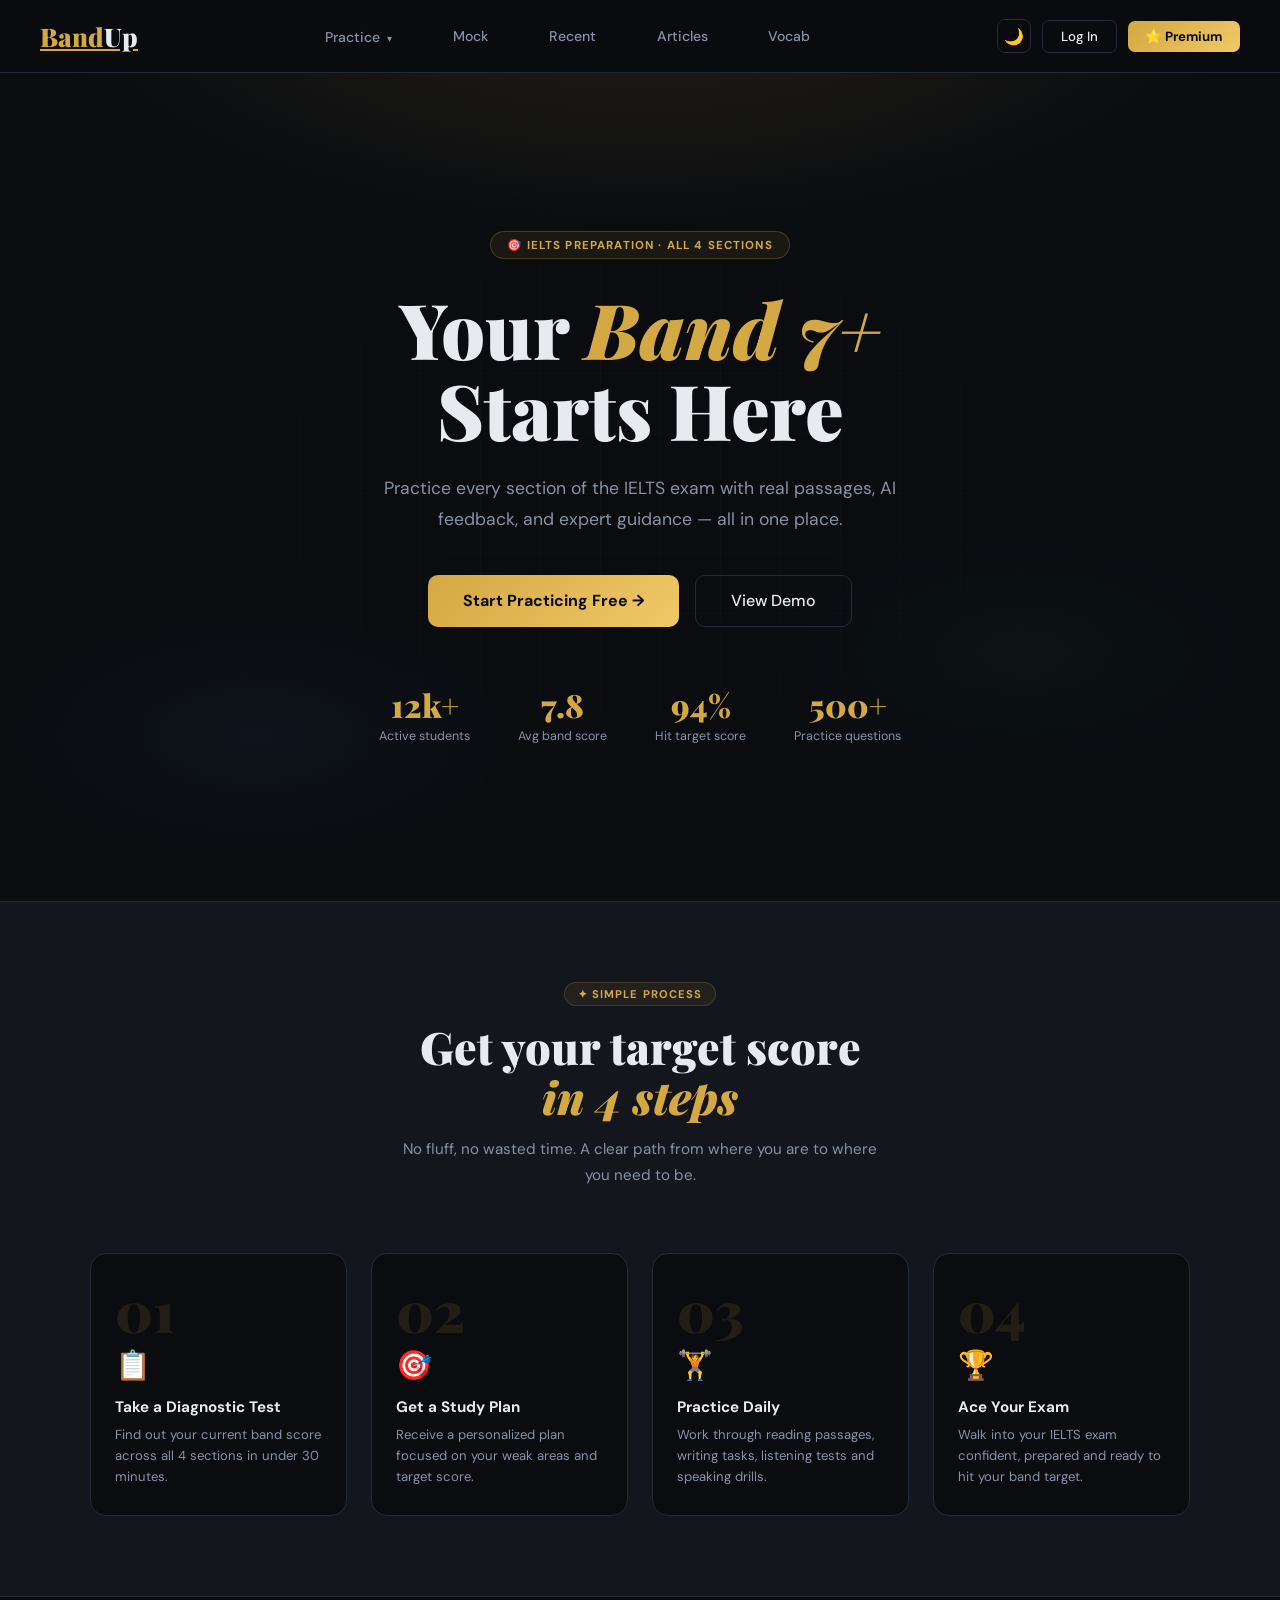
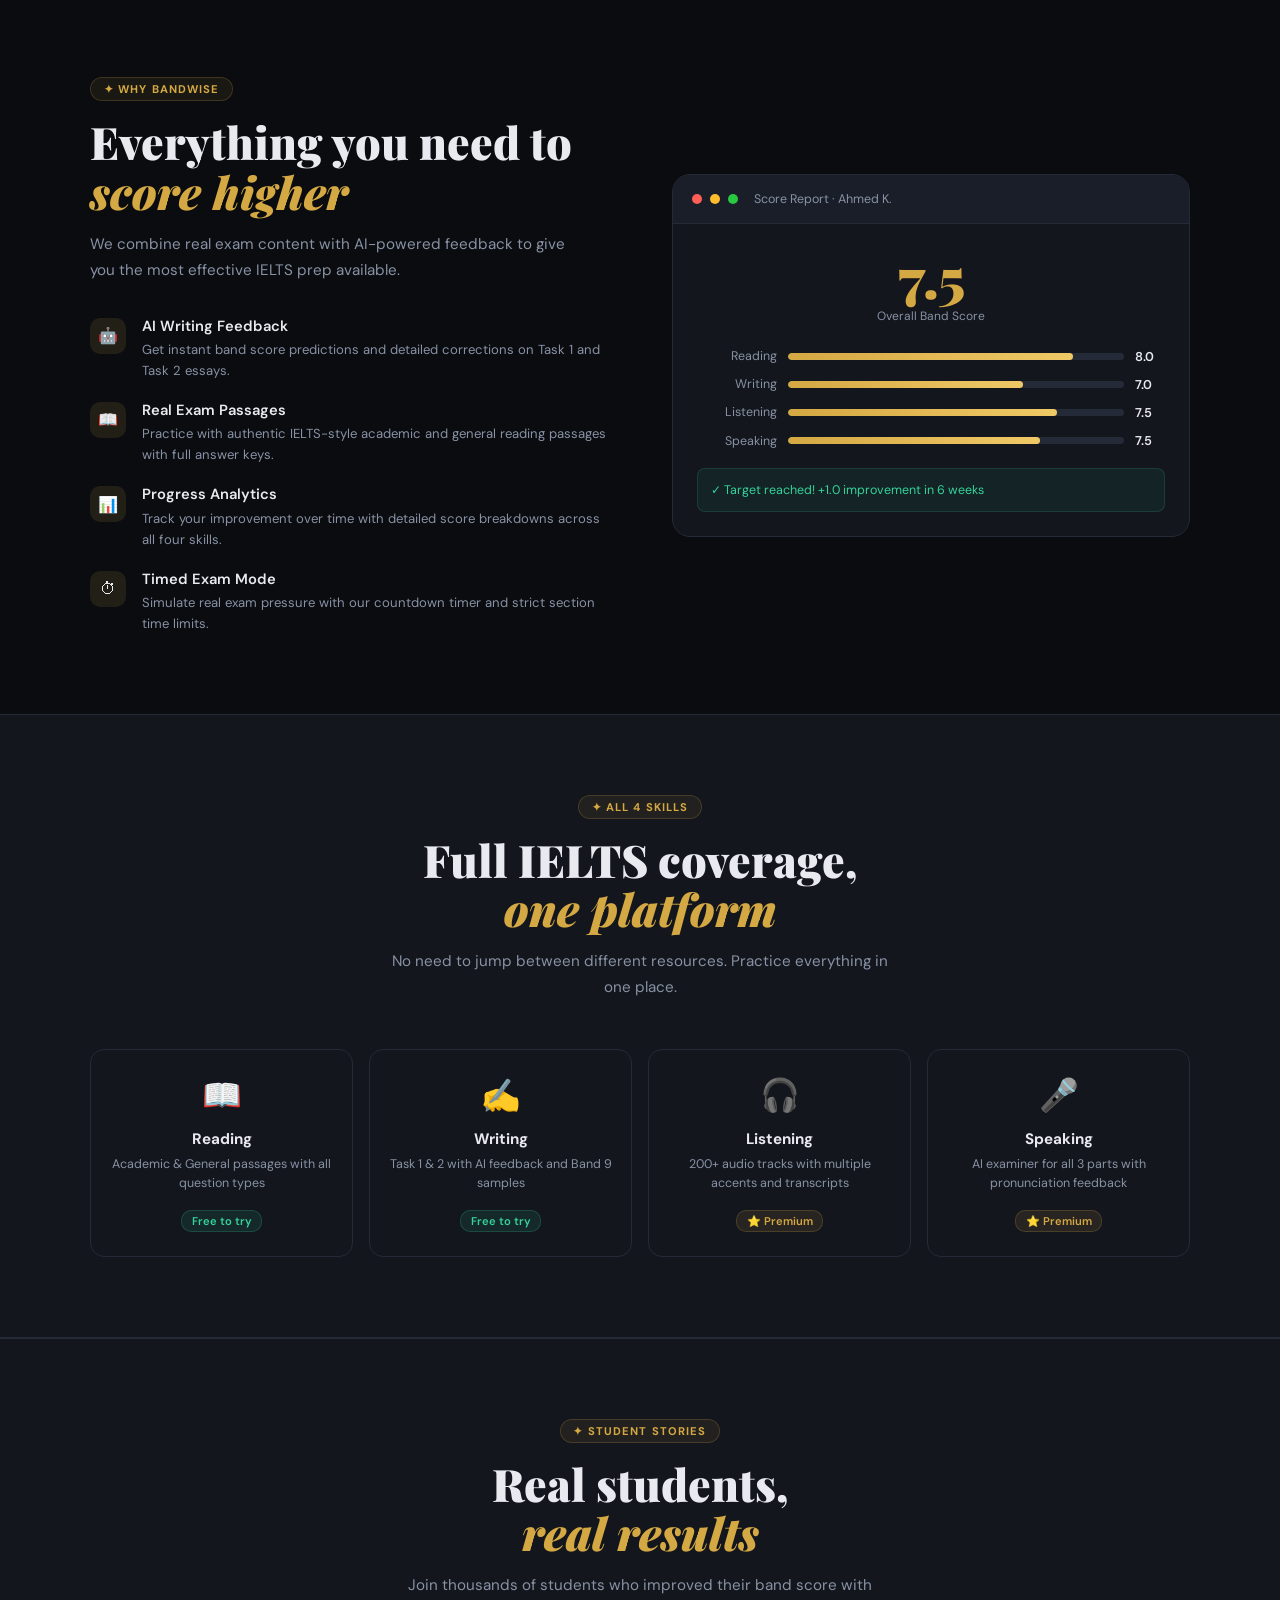
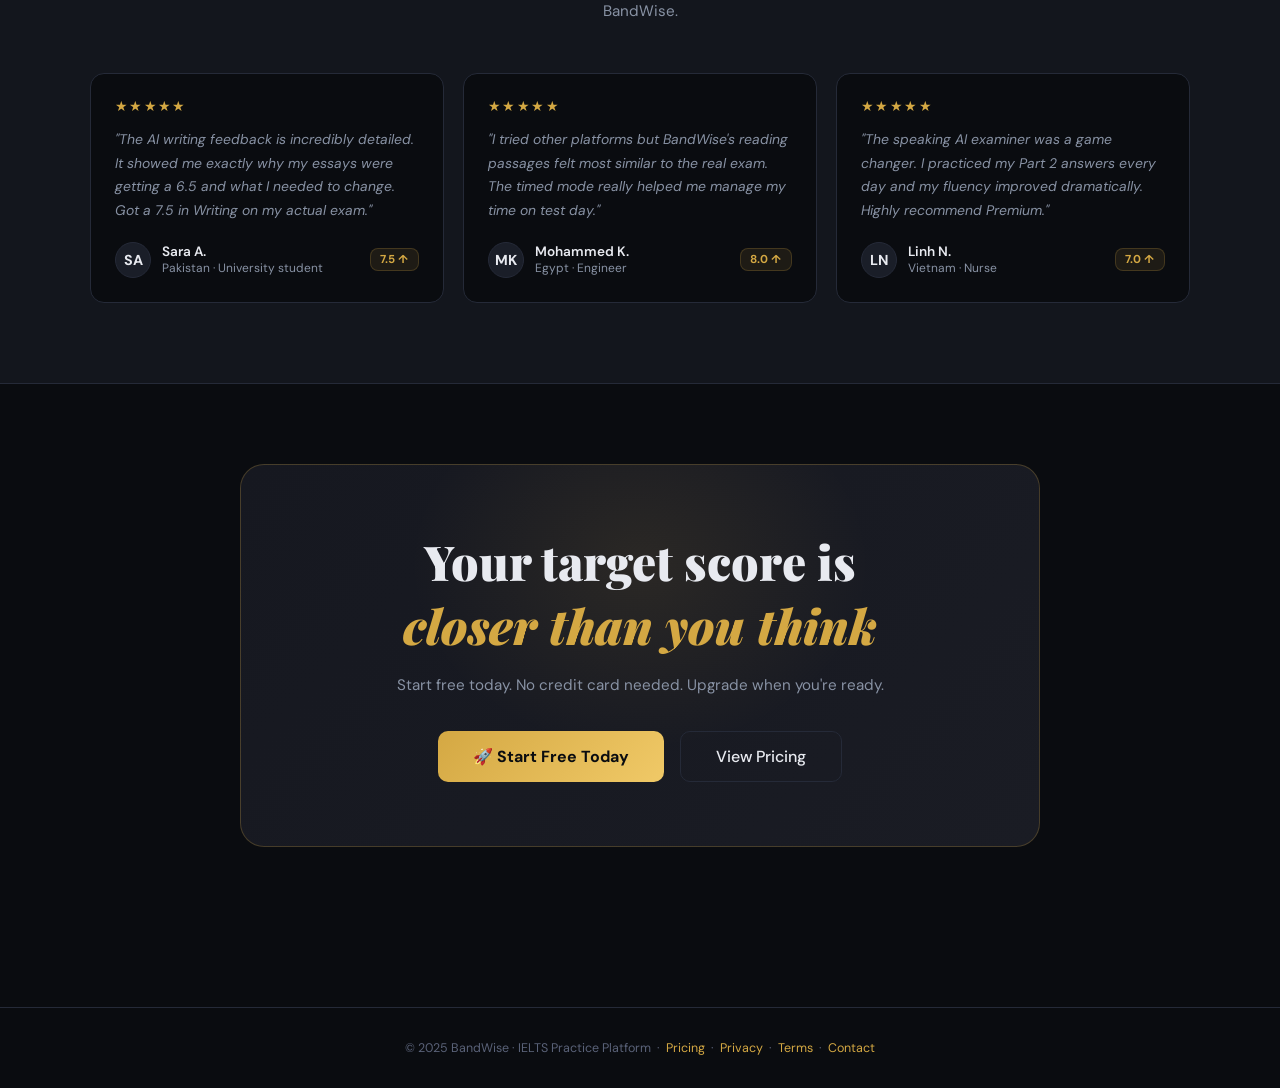
<file: index.html>
<!DOCTYPE html>
<html lang="en">
<head>
<meta charset="UTF-8">
<meta name="viewport" content="width=device-width, initial-scale=1.0">
<title>BandWise — Ace Your IELTS</title>
<link href="https://fonts.googleapis.com/css2?family=Playfair+Display:ital,wght@0,400;0,700;0,900;1,400;1,700&family=DM+Sans:wght@300;400;500;600;700&display=swap" rel="stylesheet">
<style>
  :root {
    --bg: #0a0c10;
    --surface: #13161d;
    --surface2: #1a1e28;
    --border: #252a38;
    --gold: #d4a843;
    --gold-light: #f0c967;
    --text: #e8eaf0;
    --muted: #5a6278;
    --muted2: #8892a4;
    --green: #34d399;
    --blue: #60a5fa;
  }
  * { margin:0; padding:0; box-sizing:border-box; }
  html { scroll-behavior: smooth; }
  body { background:var(--bg); color:var(--text); font-family:'DM Sans',sans-serif; overflow-x:hidden; }

  /* NAV */
  nav {
    display:flex; align-items:center; justify-content:space-between;
    padding:1.2rem 2.5rem;
    border-bottom:1px solid var(--border);
    position:sticky; top:0;
    background:rgba(10,12,16,0.93);
    backdrop-filter:blur(16px);
    z-index:100;
  }
  .logo { font-family:'Playfair Display',serif; font-size:1.6rem; font-weight:900; color:var(--gold); }
  .logo span { color:var(--text); }
  .nav-links { display:flex; gap:2rem; align-items:center; }
  .nav-links a { color:var(--muted2); text-decoration:none; font-size:0.88rem; font-weight:500; transition:color 0.2s; }
  .nav-links a:hover { color:var(--text); }
  .nav-cta { display:flex; gap:0.7rem; }
  .btn-ghost { background:transparent; border:1px solid var(--border); color:var(--text); padding:0.5rem 1.2rem; border-radius:7px; font-family:'DM Sans',sans-serif; font-size:0.85rem; font-weight:500; cursor:pointer; transition:all 0.2s; }
  .btn-ghost:hover { border-color:var(--gold); color:var(--gold); }
  .btn-gold { background:linear-gradient(135deg,var(--gold),var(--gold-light)); color:#0a0c10; border:none; padding:0.55rem 1.3rem; border-radius:7px; font-family:'DM Sans',sans-serif; font-size:0.85rem; font-weight:700; cursor:pointer; transition:all 0.2s; }
  .btn-gold:hover { opacity:0.9; transform:translateY(-1px); }

  /* HERO */
  .hero {
    min-height: 92vh;
    display:flex; flex-direction:column; align-items:center; justify-content:center;
    text-align:center; padding:4rem 2rem;
    position:relative; overflow:hidden;
  }
  .hero-bg {
    position:absolute; inset:0; pointer-events:none;
    background:
      radial-gradient(ellipse 80% 50% at 50% -10%, rgba(212,168,67,0.12) 0%, transparent 60%),
      radial-gradient(ellipse 40% 30% at 20% 80%, rgba(96,165,250,0.05) 0%, transparent 50%),
      radial-gradient(ellipse 40% 30% at 80% 70%, rgba(52,211,153,0.04) 0%, transparent 50%);
  }
  .hero-grid {
    position:absolute; inset:0; pointer-events:none;
    background-image: linear-gradient(rgba(255,255,255,0.02) 1px, transparent 1px),
                      linear-gradient(90deg, rgba(255,255,255,0.02) 1px, transparent 1px);
    background-size: 60px 60px;
    mask-image: radial-gradient(ellipse 80% 80% at 50% 50%, black 0%, transparent 70%);
  }

  .hero-eyebrow {
    display:inline-flex; align-items:center; gap:0.5rem;
    background:rgba(212,168,67,0.08); color:var(--gold);
    border:1px solid rgba(212,168,67,0.25);
    padding:0.35rem 1rem; border-radius:20px;
    font-size:0.72rem; font-weight:700; letter-spacing:0.1em; text-transform:uppercase;
    margin-bottom:1.8rem;
    animation: fadeUp 0.7s ease both;
  }
  @keyframes fadeUp { from{opacity:0;transform:translateY(20px)} to{opacity:1;transform:translateY(0)} }

  .hero h1 {
    font-family:'Playfair Display',serif;
    font-size:clamp(3rem,6vw,5.5rem);
    font-weight:900; line-height:1.05;
    margin-bottom:1.5rem;
    animation:fadeUp 0.7s 0.1s ease both;
    position:relative;
  }
  .hero h1 em { color:var(--gold); font-style:italic; }

  .hero-sub {
    color:var(--muted2); font-size:1.1rem; max-width:540px;
    line-height:1.75; margin-bottom:2.5rem;
    animation:fadeUp 0.7s 0.2s ease both; position:relative;
  }

  .hero-actions {
    display:flex; gap:1rem; flex-wrap:wrap; justify-content:center;
    margin-bottom:3.5rem;
    animation:fadeUp 0.7s 0.3s ease both; position:relative;
  }
  .btn-hero-primary {
    background:linear-gradient(135deg,var(--gold),var(--gold-light));
    color:#0a0c10; border:none; padding:0.9rem 2.2rem;
    border-radius:10px; font-family:'DM Sans',sans-serif;
    font-size:1rem; font-weight:700; cursor:pointer; transition:all 0.2s;
  }
  .btn-hero-primary:hover { transform:translateY(-2px); box-shadow:0 12px 32px rgba(212,168,67,0.3); }
  .btn-hero-secondary {
    background:transparent; border:1px solid var(--border);
    color:var(--text); padding:0.9rem 2.2rem;
    border-radius:10px; font-family:'DM Sans',sans-serif;
    font-size:1rem; font-weight:500; cursor:pointer; transition:all 0.2s;
  }
  .btn-hero-secondary:hover { border-color:var(--muted2); }

  /* STATS ROW */
  .hero-stats {
    display:flex; gap:3rem; flex-wrap:wrap; justify-content:center;
    animation:fadeUp 0.7s 0.4s ease both; position:relative;
  }
  .stat { text-align:center; }
  .stat-val { font-family:'Playfair Display',serif; font-size:2rem; font-weight:900; color:var(--gold); }
  .stat-lbl { font-size:0.78rem; color:var(--muted2); margin-top:2px; }

  /* SECTION COMMON */
  section { padding:5rem 2rem; position:relative; }
  .section-tag {
    display:inline-block; background:rgba(212,168,67,0.08); color:var(--gold);
    border:1px solid rgba(212,168,67,0.2); padding:0.25rem 0.8rem;
    border-radius:20px; font-size:0.7rem; font-weight:700;
    letter-spacing:0.1em; text-transform:uppercase; margin-bottom:1rem;
  }
  .section-heading {
    font-family:'Playfair Display',serif; font-size:clamp(2rem,3.5vw,3rem);
    font-weight:900; line-height:1.1; margin-bottom:1rem;
  }
  .section-heading em { color:var(--gold); font-style:italic; }
  .section-desc { color:var(--muted2); font-size:0.95rem; line-height:1.7; max-width:500px; }

  /* HOW IT WORKS */
  .how-section { background:var(--surface); border-top:1px solid var(--border); border-bottom:1px solid var(--border); }
  .how-inner { max-width:1100px; margin:0 auto; }
  .how-header { text-align:center; margin-bottom:4rem; }
  .how-header .section-desc { margin:0 auto; }
  .steps-grid { display:grid; grid-template-columns:repeat(4,1fr); gap:1.5rem; }
  @media(max-width:768px){ .steps-grid{grid-template-columns:1fr 1fr;} }
  @media(max-width:480px){ .steps-grid{grid-template-columns:1fr;} }

  .step-card {
    background:var(--bg); border:1px solid var(--border);
    border-radius:16px; padding:1.8rem 1.5rem;
    position:relative; transition:border-color 0.2s, transform 0.2s;
  }
  .step-card:hover { border-color:rgba(212,168,67,0.3); transform:translateY(-3px); }
  .step-num {
    font-family:'Playfair Display',serif; font-size:3.5rem; font-weight:900;
    color:rgba(212,168,67,0.12); line-height:1; margin-bottom:0.5rem;
  }
  .step-icon { font-size:1.8rem; margin-bottom:0.8rem; }
  .step-title { font-weight:700; font-size:0.95rem; margin-bottom:0.4rem; }
  .step-desc { font-size:0.82rem; color:var(--muted2); line-height:1.6; }

  /* FEATURES */
  .features-section { max-width:1100px; margin:0 auto; }
  .features-layout { display:grid; grid-template-columns:1fr 1fr; gap:4rem; align-items:center; }
  @media(max-width:768px){ .features-layout{grid-template-columns:1fr;} }

  .feature-list { display:flex; flex-direction:column; gap:1.2rem; margin-top:2rem; }
  .feature-item { display:flex; gap:1rem; align-items:flex-start; }
  .feature-dot {
    width:36px; height:36px; border-radius:10px;
    background:var(--gold-dim,rgba(212,168,67,0.12));
    display:flex; align-items:center; justify-content:center;
    font-size:1rem; flex-shrink:0; margin-top:2px;
  }
  .feature-item h4 { font-weight:600; font-size:0.92rem; margin-bottom:0.2rem; }
  .feature-item p { font-size:0.82rem; color:var(--muted2); line-height:1.6; }

  /* MOCK PREVIEW CARD */
  .preview-card {
    background:var(--surface); border:1px solid var(--border);
    border-radius:18px; overflow:hidden;
  }
  .preview-header {
    background:var(--surface2); padding:1rem 1.2rem;
    border-bottom:1px solid var(--border);
    display:flex; align-items:center; gap:0.5rem;
  }
  .dot { width:10px; height:10px; border-radius:50%; }
  .dot-r { background:#ff5f57; }
  .dot-y { background:#ffbd2e; }
  .dot-g { background:#28c840; }
  .preview-body { padding:1.5rem; }
  .preview-score { text-align:center; margin-bottom:1.5rem; }
  .preview-score .big { font-family:'Playfair Display',serif; font-size:3.5rem; font-weight:900; color:var(--gold); line-height:1; }
  .preview-score .lbl { font-size:0.75rem; color:var(--muted2); margin-top:0.2rem; }
  .score-bars { display:flex; flex-direction:column; gap:0.7rem; }
  .bar-row { display:flex; align-items:center; gap:0.7rem; font-size:0.78rem; }
  .bar-label { width:80px; color:var(--muted2); text-align:right; flex-shrink:0; }
  .bar-track { flex:1; height:7px; background:var(--border); border-radius:4px; overflow:hidden; }
  .bar-fill { height:100%; border-radius:4px; background:linear-gradient(90deg,var(--gold),var(--gold-light)); transition:width 1.5s ease; }
  .bar-val { width:30px; color:var(--text); font-weight:600; font-size:0.8rem; }

  /* TESTIMONIALS */
  .testimonials-section { background:var(--surface); border-top:1px solid var(--border); border-bottom:1px solid var(--border); }
  .testimonials-inner { max-width:1100px; margin:0 auto; }
  .testimonials-header { text-align:center; margin-bottom:3rem; }
  .testimonials-header .section-desc { margin:0 auto; }
  .testimonials-grid { display:grid; grid-template-columns:repeat(3,1fr); gap:1.2rem; }
  @media(max-width:768px){ .testimonials-grid{grid-template-columns:1fr;} }

  .testimonial-card {
    background:var(--bg); border:1px solid var(--border);
    border-radius:14px; padding:1.5rem;
    transition:border-color 0.2s;
  }
  .testimonial-card:hover { border-color:rgba(212,168,67,0.25); }
  .stars { color:var(--gold); font-size:0.85rem; margin-bottom:0.8rem; letter-spacing:0.1em; }
  .testimonial-text { font-size:0.87rem; color:var(--muted2); line-height:1.7; margin-bottom:1.2rem; font-style:italic; }
  .testimonial-author { display:flex; align-items:center; gap:0.7rem; }
  .author-avatar {
    width:36px; height:36px; border-radius:50%;
    display:flex; align-items:center; justify-content:center;
    font-size:0.9rem; font-weight:700; flex-shrink:0;
    background:var(--surface2); border:1px solid var(--border);
  }
  .author-name { font-size:0.85rem; font-weight:600; }
  .author-meta { font-size:0.75rem; color:var(--muted2); }
  .band-chip {
    margin-left:auto; background:rgba(212,168,67,0.1);
    color:var(--gold); border:1px solid rgba(212,168,67,0.2);
    padding:0.2rem 0.6rem; border-radius:8px;
    font-size:0.72rem; font-weight:700;
  }

  /* SECTIONS CTA */
  .sections-preview { max-width:1100px; margin:0 auto; }
  .sections-header { text-align:center; margin-bottom:3rem; }
  .sections-header .section-desc { margin:0 auto; }
  .sections-cards { display:grid; grid-template-columns:repeat(4,1fr); gap:1rem; }
  @media(max-width:768px){ .sections-cards{grid-template-columns:1fr 1fr;} }
  @media(max-width:480px){ .sections-cards{grid-template-columns:1fr;} }

  .section-card {
    background:var(--surface); border:1px solid var(--border);
    border-radius:14px; padding:1.5rem 1.2rem;
    text-align:center; cursor:pointer;
    transition:all 0.2s;
  }
  .section-card:hover { border-color:rgba(212,168,67,0.3); transform:translateY(-3px); background:var(--surface2); }
  .section-card .icon { font-size:2rem; margin-bottom:0.8rem; }
  .section-card h3 { font-weight:700; font-size:0.95rem; margin-bottom:0.4rem; }
  .section-card p { font-size:0.78rem; color:var(--muted2); line-height:1.5; margin-bottom:1rem; }
  .section-card .free-tag {
    display:inline-block; background:rgba(52,211,153,0.1); color:var(--green);
    border:1px solid rgba(52,211,153,0.2); padding:0.2rem 0.6rem;
    border-radius:10px; font-size:0.7rem; font-weight:600;
  }
  .section-card .lock-tag {
    display:inline-block; background:var(--gold-dim,rgba(212,168,67,0.1)); color:var(--gold);
    border:1px solid rgba(212,168,67,0.2); padding:0.2rem 0.6rem;
    border-radius:10px; font-size:0.7rem; font-weight:600;
  }

  /* FINAL CTA */
  .final-cta {
    max-width:800px; margin:0 auto;
    background:linear-gradient(135deg,#161820,#1a1c24);
    border:1px solid rgba(212,168,67,0.25); border-radius:24px;
    padding:4rem 2.5rem; text-align:center; position:relative; overflow:hidden;
  }
  .final-cta::before {
    content:''; position:absolute; top:-100px; left:50%; transform:translateX(-50%);
    width:500px; height:400px;
    background:radial-gradient(ellipse, rgba(212,168,67,0.1) 0%, transparent 65%);
    pointer-events:none;
  }
  .final-cta h2 { font-family:'Playfair Display',serif; font-size:clamp(2rem,4vw,3rem); font-weight:900; margin-bottom:1rem; position:relative; }
  .final-cta h2 em { color:var(--gold); font-style:italic; }
  .final-cta p { color:var(--muted2); font-size:0.95rem; margin-bottom:2rem; line-height:1.7; position:relative; }
  .final-cta-btns { display:flex; gap:1rem; justify-content:center; flex-wrap:wrap; position:relative; }

  footer { text-align:center; padding:2rem; color:var(--muted); font-size:0.78rem; border-top:1px solid var(--border); margin-top:5rem; }
  footer a { color:var(--gold); text-decoration:none; }

  /* LIGHT MODE */
  html.light { --bg:#f7f6f2; --surface:#ffffff; --surface2:#eeede8; --border:#dedad2; --text:#1c1c1a; --muted:#a0998e; --muted2:#6e6b63; }
  html.light nav { background:rgba(247,246,242,0.95); }
  html.light .how-section { background:var(--surface); }
  html.light .testimonials-section { background:var(--surface); }

  /* THEME TOGGLE */
  .btn-theme { background:transparent; border:1px solid var(--border); color:var(--text); width:34px; height:34px; border-radius:8px; cursor:pointer; font-size:1rem; display:flex; align-items:center; justify-content:center; transition:all 0.2s; }
  .btn-theme:hover { border-color:var(--gold); }

  /* DROPDOWN NAV */
  .nav-link { color:var(--muted2); text-decoration:none; font-size:0.85rem; font-weight:500; padding:0.45rem 0.9rem; border-radius:7px; transition:all 0.2s; }
  .nav-link:hover { color:var(--text); background:var(--surface); }
  .nav-link.active { color:var(--gold); background:rgba(212,168,67,0.08); }
  .dropdown { position:relative; }
  .dropdown-menu { position:absolute; top:calc(100% + 8px); left:0; background:var(--surface); border:1px solid var(--border); border-radius:12px; padding:0.5rem; min-width:180px; opacity:0; pointer-events:none; transform:translateY(-8px); transition:all 0.2s; z-index:200; box-shadow:0 16px 40px rgba(0,0,0,0.4); }
  .dropdown:hover .dropdown-menu { opacity:1; pointer-events:all; transform:translateY(0); }
  .dropdown-item { display:flex; align-items:center; gap:0.7rem; padding:0.6rem 0.8rem; border-radius:8px; color:var(--muted2); text-decoration:none; font-size:0.83rem; font-weight:500; transition:all 0.15s; }
  .dropdown-item:hover { background:var(--surface2); color:var(--text); }
  .btn-login { background:transparent; border:1px solid var(--border); color:var(--text); padding:0.45rem 1.1rem; border-radius:7px; font-family:'DM Sans',sans-serif; font-size:0.83rem; font-weight:500; cursor:pointer; transition:all 0.2s; text-decoration:none; }
  .btn-login:hover { border-color:var(--muted2); }
  .btn-premium-nav { background:linear-gradient(135deg,var(--gold),var(--gold-light)); color:#0a0c10; border:none; padding:0.45rem 1.1rem; border-radius:7px; font-family:'DM Sans',sans-serif; font-size:0.83rem; font-weight:700; cursor:pointer; transition:all 0.2s; }
  .btn-premium-nav:hover { opacity:0.9; }
  .nav-right { display:flex; gap:0.7rem; align-items:center; }

</style>
</head>
<body>

<nav>
  <a class="logo" href="index.html">Band<span>Up</span></a>
  <div class="nav-links">
    <div class="dropdown">
      <a class="nav-link" href="#">Practice <span style="font-size:0.6rem;margin-left:0.2rem">&#9662;</span></a>
      <div class="dropdown-menu">
        <a class="dropdown-item" href="reading.html">&#128218; Reading</a>
        <a class="dropdown-item" href="ielts-platform.html">&#9997;&#65039; Writing</a>
        <a class="dropdown-item" href="pricing-page.html">&#127911; Listening</a>
        <a class="dropdown-item" href="pricing-page.html">&#127908; Speaking</a>
      </div>
    </div>
    <a class="nav-link" href="#">Mock</a>
    <a class="nav-link" href="recent.html">Recent</a>
    <a class="nav-link" href="#">Articles</a>
    <a class="nav-link" href="#">Vocab</a>
  </div>
  <div class="nav-right">
    <button class="btn-theme" id="themeToggle" onclick="toggleTheme()">🌙</button>
    <a class="btn-login" href="login.html">Log In</a>
    <button class="btn-premium-nav" onclick="location.href='pricing-page.html'">&#11088; Premium</button>
  </div>
</nav>

<!-- HERO -->
<section class="hero">
  <div class="hero-bg"></div>
  <div class="hero-grid"></div>
  <div class="hero-eyebrow">🎯 IELTS Preparation · All 4 Sections</div>
  <h1>Your <em>Band 7+</em><br>Starts Here</h1>
  <p class="hero-sub">Practice every section of the IELTS exam with real passages, AI feedback, and expert guidance — all in one place.</p>
  <div class="hero-actions">
    <button class="btn-hero-primary" onclick="location.href='login.html'">Start Practicing Free →</button>
    <button class="btn-hero-secondary" onclick="location.href='ielts-platform.html'">View Demo</button>
  </div>
  <div class="hero-stats">
    <div class="stat"><div class="stat-val">12k+</div><div class="stat-lbl">Active students</div></div>
    <div class="stat"><div class="stat-val">7.8</div><div class="stat-lbl">Avg band score</div></div>
    <div class="stat"><div class="stat-val">94%</div><div class="stat-lbl">Hit target score</div></div>
    <div class="stat"><div class="stat-val">500+</div><div class="stat-lbl">Practice questions</div></div>
  </div>
</section>

<!-- HOW IT WORKS -->
<section class="how-section" id="how">
  <div class="how-inner">
    <div class="how-header">
      <div class="section-tag">✦ Simple Process</div>
      <h2 class="section-heading">Get your target score<br><em>in 4 steps</em></h2>
      <p class="section-desc">No fluff, no wasted time. A clear path from where you are to where you need to be.</p>
    </div>
    <div class="steps-grid">
      <div class="step-card">
        <div class="step-num">01</div>
        <div class="step-icon">📋</div>
        <div class="step-title">Take a Diagnostic Test</div>
        <div class="step-desc">Find out your current band score across all 4 sections in under 30 minutes.</div>
      </div>
      <div class="step-card">
        <div class="step-num">02</div>
        <div class="step-icon">🎯</div>
        <div class="step-title">Get a Study Plan</div>
        <div class="step-desc">Receive a personalized plan focused on your weak areas and target score.</div>
      </div>
      <div class="step-card">
        <div class="step-num">03</div>
        <div class="step-icon">🏋️</div>
        <div class="step-title">Practice Daily</div>
        <div class="step-desc">Work through reading passages, writing tasks, listening tests and speaking drills.</div>
      </div>
      <div class="step-card">
        <div class="step-num">04</div>
        <div class="step-icon">🏆</div>
        <div class="step-title">Ace Your Exam</div>
        <div class="step-desc">Walk into your IELTS exam confident, prepared and ready to hit your band target.</div>
      </div>
    </div>
  </div>
</section>

<!-- FEATURES -->
<section id="features">
  <div class="features-section">
    <div class="features-layout">
      <div>
        <div class="section-tag">✦ Why BandWise</div>
        <h2 class="section-heading">Everything you need to <em>score higher</em></h2>
        <p class="section-desc">We combine real exam content with AI-powered feedback to give you the most effective IELTS prep available.</p>
        <div class="feature-list">
          <div class="feature-item">
            <div class="feature-dot">🤖</div>
            <div><h4>AI Writing Feedback</h4><p>Get instant band score predictions and detailed corrections on Task 1 and Task 2 essays.</p></div>
          </div>
          <div class="feature-item">
            <div class="feature-dot">📖</div>
            <div><h4>Real Exam Passages</h4><p>Practice with authentic IELTS-style academic and general reading passages with full answer keys.</p></div>
          </div>
          <div class="feature-item">
            <div class="feature-dot">📊</div>
            <div><h4>Progress Analytics</h4><p>Track your improvement over time with detailed score breakdowns across all four skills.</p></div>
          </div>
          <div class="feature-item">
            <div class="feature-dot">⏱</div>
            <div><h4>Timed Exam Mode</h4><p>Simulate real exam pressure with our countdown timer and strict section time limits.</p></div>
          </div>
        </div>
      </div>
      <div class="preview-card">
        <div class="preview-header">
          <div class="dot dot-r"></div><div class="dot dot-y"></div><div class="dot dot-g"></div>
          <span style="font-size:0.78rem;color:var(--muted2);margin-left:0.5rem">Score Report · Ahmed K.</span>
        </div>
        <div class="preview-body">
          <div class="preview-score">
            <div class="big">7.5</div>
            <div class="lbl">Overall Band Score</div>
          </div>
          <div class="score-bars">
            <div class="bar-row">
              <span class="bar-label">Reading</span>
              <div class="bar-track"><div class="bar-fill" style="width:85%"></div></div>
              <span class="bar-val">8.0</span>
            </div>
            <div class="bar-row">
              <span class="bar-label">Writing</span>
              <div class="bar-track"><div class="bar-fill" style="width:70%"></div></div>
              <span class="bar-val">7.0</span>
            </div>
            <div class="bar-row">
              <span class="bar-label">Listening</span>
              <div class="bar-track"><div class="bar-fill" style="width:80%"></div></div>
              <span class="bar-val">7.5</span>
            </div>
            <div class="bar-row">
              <span class="bar-label">Speaking</span>
              <div class="bar-track"><div class="bar-fill" style="width:75%"></div></div>
              <span class="bar-val">7.5</span>
            </div>
          </div>
          <div style="margin-top:1.2rem;padding:0.8rem;background:rgba(52,211,153,0.07);border:1px solid rgba(52,211,153,0.15);border-radius:8px;font-size:0.78rem;color:#34d399">
            ✓ Target reached! +1.0 improvement in 6 weeks
          </div>
        </div>
      </div>
    </div>
  </div>
</section>

<!-- SECTIONS PREVIEW -->
<section style="background:var(--surface);border-top:1px solid var(--border);border-bottom:1px solid var(--border)">
  <div class="sections-preview">
    <div class="sections-header">
      <div class="section-tag">✦ All 4 Skills</div>
      <h2 class="section-heading">Full IELTS coverage,<br><em>one platform</em></h2>
      <p class="section-desc">No need to jump between different resources. Practice everything in one place.</p>
    </div>
    <div class="sections-cards">
      <div class="section-card" onclick="location.href='ielts-platform.html'">
        <div class="icon">📖</div>
        <h3>Reading</h3>
        <p>Academic & General passages with all question types</p>
        <span class="free-tag">Free to try</span>
      </div>
      <div class="section-card" onclick="location.href='ielts-platform.html'">
        <div class="icon">✍️</div>
        <h3>Writing</h3>
        <p>Task 1 & 2 with AI feedback and Band 9 samples</p>
        <span class="free-tag">Free to try</span>
      </div>
      <div class="section-card" onclick="location.href='pricing-page.html'">
        <div class="icon">🎧</div>
        <h3>Listening</h3>
        <p>200+ audio tracks with multiple accents and transcripts</p>
        <span class="lock-tag">⭐ Premium</span>
      </div>
      <div class="section-card" onclick="location.href='pricing-page.html'">
        <div class="icon">🎤</div>
        <h3>Speaking</h3>
        <p>AI examiner for all 3 parts with pronunciation feedback</p>
        <span class="lock-tag">⭐ Premium</span>
      </div>
    </div>
  </div>
</section>

<!-- TESTIMONIALS -->
<section class="testimonials-section">
  <div class="testimonials-inner">
    <div class="testimonials-header">
      <div class="section-tag">✦ Student Stories</div>
      <h2 class="section-heading">Real students,<br><em>real results</em></h2>
      <p class="section-desc">Join thousands of students who improved their band score with BandWise.</p>
    </div>
    <div class="testimonials-grid">
      <div class="testimonial-card">
        <div class="stars">★★★★★</div>
        <div class="testimonial-text">"The AI writing feedback is incredibly detailed. It showed me exactly why my essays were getting a 6.5 and what I needed to change. Got a 7.5 in Writing on my actual exam."</div>
        <div class="testimonial-author">
          <div class="author-avatar">SA</div>
          <div><div class="author-name">Sara A.</div><div class="author-meta">Pakistan · University student</div></div>
          <div class="band-chip">7.5 ↑</div>
        </div>
      </div>
      <div class="testimonial-card">
        <div class="stars">★★★★★</div>
        <div class="testimonial-text">"I tried other platforms but BandWise's reading passages felt most similar to the real exam. The timed mode really helped me manage my time on test day."</div>
        <div class="testimonial-author">
          <div class="author-avatar">MK</div>
          <div><div class="author-name">Mohammed K.</div><div class="author-meta">Egypt · Engineer</div></div>
          <div class="band-chip">8.0 ↑</div>
        </div>
      </div>
      <div class="testimonial-card">
        <div class="stars">★★★★★</div>
        <div class="testimonial-text">"The speaking AI examiner was a game changer. I practiced my Part 2 answers every day and my fluency improved dramatically. Highly recommend Premium."</div>
        <div class="testimonial-author">
          <div class="author-avatar">LN</div>
          <div><div class="author-name">Linh N.</div><div class="author-meta">Vietnam · Nurse</div></div>
          <div class="band-chip">7.0 ↑</div>
        </div>
      </div>
    </div>
  </div>
</section>

<!-- FINAL CTA -->
<section>
  <div class="final-cta">
    <h2>Your target score is<br><em>closer than you think</em></h2>
    <p>Start free today. No credit card needed. Upgrade when you're ready.</p>
    <div class="final-cta-btns">
      <button class="btn-hero-primary" onclick="location.href='login.html'">🚀 Start Free Today</button>
      <button class="btn-hero-secondary" onclick="location.href='pricing-page.html'">View Pricing</button>
    </div>
  </div>
</section>

<footer>
  © 2025 BandWise · IELTS Practice Platform &nbsp;·&nbsp;
  <a href="pricing-page.html">Pricing</a> &nbsp;·&nbsp;
  <a href="#">Privacy</a> &nbsp;·&nbsp;
  <a href="#">Terms</a> &nbsp;·&nbsp;
  <a href="#">Contact</a>
</footer>

<script>
  (function(){ if(localStorage.getItem('bw_theme')==='light'){ document.documentElement.classList.add('light'); document.getElementById('themeToggle').textContent='☀️'; } })();
  function toggleTheme(){ const l=document.documentElement.classList.toggle('light'); localStorage.setItem('bw_theme',l?'light':'dark'); document.getElementById('themeToggle').textContent=l?'☀️':'🌙'; }
</script>
</body>
</html>
</file>
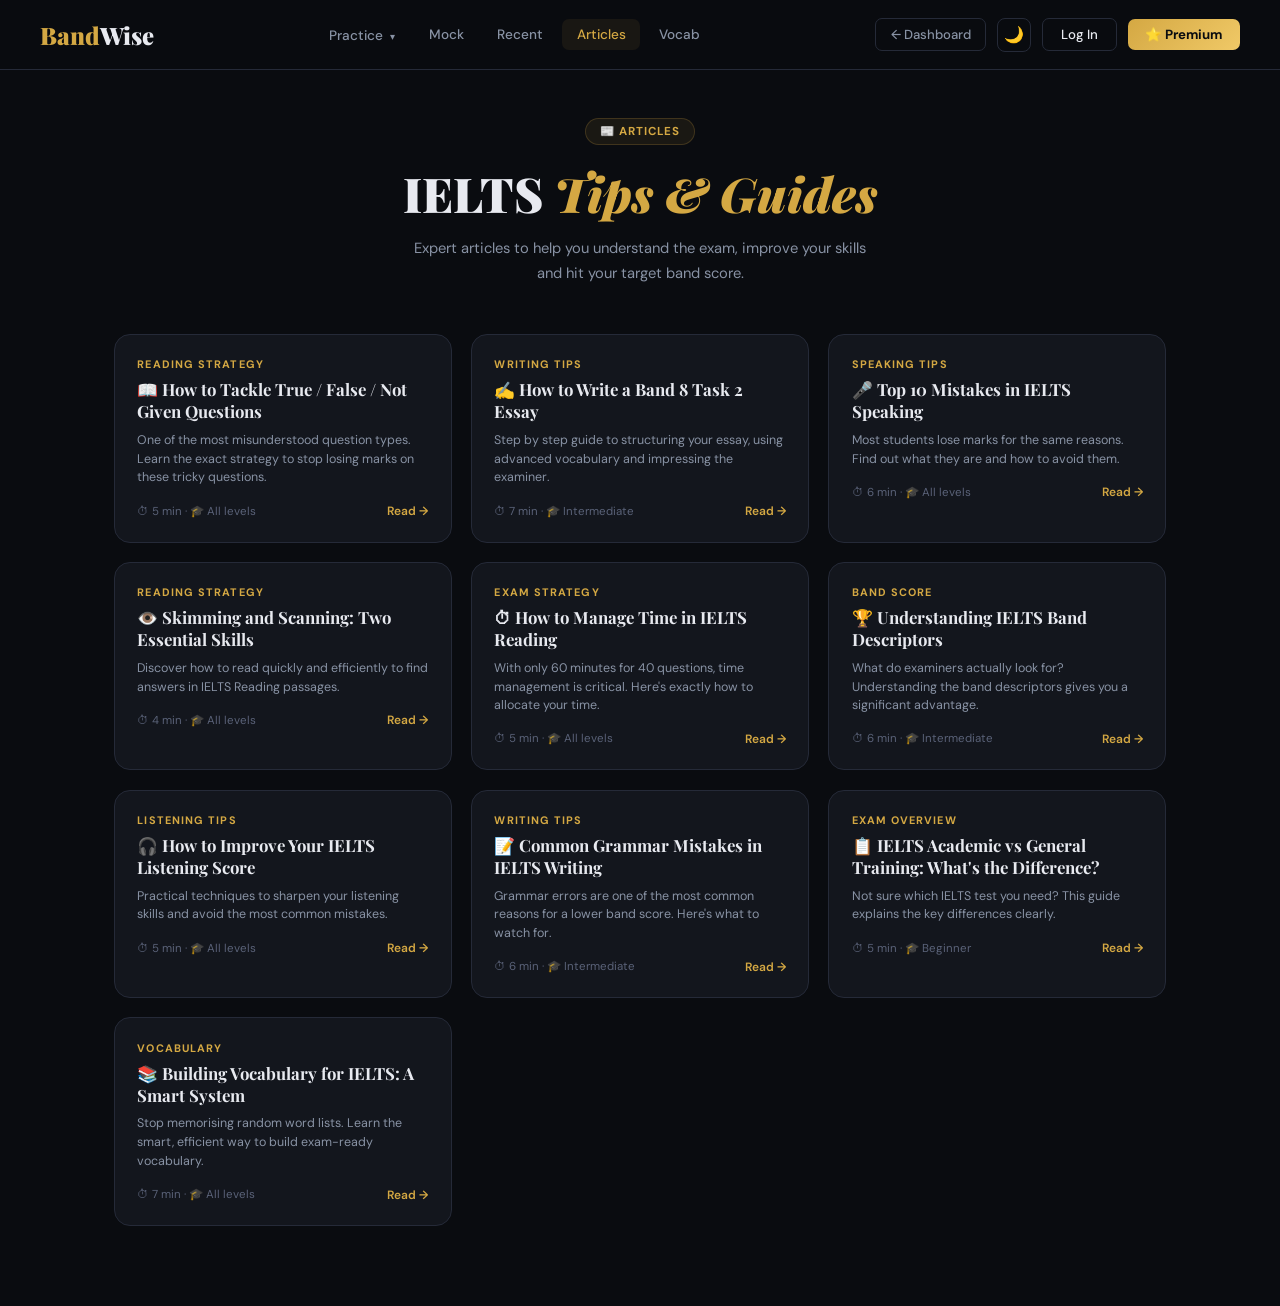
<file: articles.html>
<!DOCTYPE html>
<html lang="en">
<head>
<meta charset="UTF-8">
<meta name="viewport" content="width=device-width, initial-scale=1.0">
<title>BandWise — Articles</title>
<link href="https://fonts.googleapis.com/css2?family=Playfair+Display:ital,wght@0,700;0,900;1,400&family=DM+Sans:wght@300;400;500;600;700&display=swap" rel="stylesheet">
<style>
  :root {
    --bg:#0a0c10; --surface:#13161d; --surface2:#1a1e28;
    --border:#252a38; --gold:#d4a843; --gold-light:#f0c967;
    --text:#e8eaf0; --muted:#5a6278; --muted2:#8892a4;
    --green:#34d399; --red:#f87171; --blue:#60a5fa; --pink:#f472b6;
    --hl-yellow:rgba(255,220,50,0.35); --hl-green:rgba(52,211,153,0.3);
    --hl-blue:rgba(96,165,250,0.3); --hl-pink:rgba(244,114,182,0.3);
  }
  html.light { --bg:#f7f6f2; --surface:#ffffff; --surface2:#eeede8; --border:#dedad2; --text:#1c1c1a; --muted:#a0998e; --muted2:#6e6b63; --hl-yellow:rgba(255,200,0,0.28); --hl-green:rgba(52,211,153,0.22); --hl-blue:rgba(96,165,250,0.22); --hl-pink:rgba(244,114,182,0.22); }
  html.light nav { background:rgba(247,246,242,0.97); }
  * { margin:0; padding:0; box-sizing:border-box; }
  body { background:var(--bg); color:var(--text); font-family:'DM Sans',sans-serif; min-height:100vh; }

  /* NAV */
  nav { display:flex; align-items:center; justify-content:space-between; padding:1.1rem 2.5rem; border-bottom:1px solid var(--border); position:sticky; top:0; background:rgba(10,12,16,0.95); backdrop-filter:blur(16px); z-index:100; }
  .logo { font-family:'Playfair Display',serif; font-size:1.5rem; font-weight:900; color:var(--gold); text-decoration:none; }
  .logo span { color:var(--text); }
  .nav-links { display:flex; gap:0.3rem; align-items:center; }
  .nav-link { color:var(--muted2); text-decoration:none; font-size:0.85rem; font-weight:500; padding:0.45rem 0.9rem; border-radius:7px; transition:all 0.2s; }
  .nav-link:hover { color:var(--text); background:var(--surface); }
  .nav-link.active { color:var(--gold); background:rgba(212,168,67,0.08); }
  .dropdown { position:relative; }
  .dropdown-menu { position:absolute; top:calc(100% + 8px); left:0; background:var(--surface); border:1px solid var(--border); border-radius:12px; padding:0.5rem; min-width:180px; opacity:0; pointer-events:none; transform:translateY(-8px); transition:all 0.2s; z-index:200; box-shadow:0 16px 40px rgba(0,0,0,0.4); }
  .dropdown:hover .dropdown-menu { opacity:1; pointer-events:all; transform:translateY(0); }
  .dropdown-item { display:flex; align-items:center; gap:0.7rem; padding:0.6rem 0.8rem; border-radius:8px; color:var(--muted2); text-decoration:none; font-size:0.83rem; font-weight:500; transition:all 0.15s; }
  .dropdown-item:hover { background:var(--surface2); color:var(--text); }
  .nav-right { display:flex; gap:0.7rem; align-items:center; }
  .btn-back-dash { background:transparent; border:1px solid var(--border); color:var(--muted2); padding:0.45rem 0.9rem; border-radius:7px; font-size:0.82rem; font-weight:500; cursor:pointer; text-decoration:none; transition:all 0.2s; }
  .btn-back-dash:hover { color:var(--text); border-color:var(--text); }
  .btn-login { background:transparent; border:1px solid var(--border); color:var(--text); padding:0.45rem 1.1rem; border-radius:7px; font-family:'DM Sans',sans-serif; font-size:0.83rem; font-weight:500; cursor:pointer; transition:all 0.2s; text-decoration:none; }
  .btn-premium-nav { background:linear-gradient(135deg,var(--gold),var(--gold-light)); color:#0a0c10; border:none; padding:0.45rem 1.1rem; border-radius:7px; font-family:'DM Sans',sans-serif; font-size:0.83rem; font-weight:700; cursor:pointer; }
  .btn-theme { background:transparent; border:1px solid var(--border); color:var(--text); width:34px; height:34px; border-radius:8px; cursor:pointer; font-size:1rem; display:flex; align-items:center; justify-content:center; transition:all 0.2s; }
  .btn-theme:hover { border-color:var(--gold); }

  /* PAGE */
  .page-wrap { max-width:1100px; margin:0 auto; padding:3rem 1.5rem 5rem; }
  .page-hero { text-align:center; margin-bottom:3rem; }
  .hero-tag { display:inline-flex; align-items:center; gap:0.4rem; background:rgba(212,168,67,0.08); color:var(--gold); border:1px solid rgba(212,168,67,0.2); padding:0.3rem 0.9rem; border-radius:20px; font-size:0.72rem; font-weight:700; letter-spacing:0.08em; text-transform:uppercase; margin-bottom:1rem; }
  .page-hero h1 { font-family:'Playfair Display',serif; font-size:clamp(2rem,4vw,3rem); font-weight:900; margin-bottom:0.7rem; }
  .page-hero h1 em { color:var(--gold); font-style:italic; }
  .page-hero p { color:var(--muted2); font-size:0.92rem; max-width:460px; margin:0 auto; line-height:1.7; }

  /* ARTICLES GRID */
  #listView { display:block; }
  #articleView { display:none; }
  .articles-grid { display:grid; grid-template-columns:repeat(3,1fr); gap:1.2rem; }
  @media(max-width:900px){ .articles-grid{grid-template-columns:1fr 1fr;} }
  @media(max-width:560px){ .articles-grid{grid-template-columns:1fr;} }

  .article-card { background:var(--surface); border:1px solid var(--border); border-radius:16px; padding:1.4rem; cursor:pointer; transition:all 0.2s; position:relative; overflow:hidden; }
  .article-card:hover { transform:translateY(-4px); border-color:rgba(212,168,67,0.3); }
  .article-card::before { content:''; position:absolute; top:0; left:0; right:0; height:3px; background:linear-gradient(90deg,var(--gold),var(--gold-light)); opacity:0; transition:opacity 0.2s; }
  .article-card:hover::before { opacity:1; }
  .ac-cat { font-size:0.68rem; font-weight:700; letter-spacing:0.1em; text-transform:uppercase; color:var(--gold); margin-bottom:0.5rem; }
  .ac-title { font-family:'Playfair Display',serif; font-size:1.05rem; font-weight:700; line-height:1.3; margin-bottom:0.5rem; }
  .ac-desc { font-size:0.78rem; color:var(--muted2); line-height:1.5; margin-bottom:1rem; }
  .ac-footer { display:flex; align-items:center; justify-content:space-between; }
  .ac-meta { font-size:0.72rem; color:var(--muted); }
  .ac-read { font-size:0.75rem; color:var(--gold); font-weight:600; }

  /* ARTICLE VIEW */
  .article-topbar { display:flex; align-items:center; justify-content:space-between; padding:0.8rem 0; margin-bottom:1.5rem; border-bottom:1px solid var(--border); flex-wrap:wrap; gap:0.7rem; }
  .btn-back { background:transparent; border:1px solid var(--border); color:var(--muted2); padding:0.4rem 0.9rem; border-radius:7px; font-family:'DM Sans',sans-serif; font-size:0.8rem; cursor:pointer; transition:all 0.2s; }
  .btn-back:hover { border-color:var(--text); color:var(--text); }
  .hl-toolbar { display:flex; align-items:center; gap:0.6rem; padding:0.7rem 1rem; background:var(--surface); border:1px solid var(--border); border-radius:10px; flex-wrap:wrap; }
  .hl-label { font-size:0.72rem; color:var(--muted2); font-weight:600; text-transform:uppercase; letter-spacing:0.08em; margin-right:0.3rem; }
  .hl-btn { width:24px; height:24px; border-radius:50%; cursor:pointer; border:2px solid transparent; transition:all 0.15s; }
  .hl-btn:hover { transform:scale(1.2); }
  .hl-btn.selected { border-color:white; transform:scale(1.15); }
  .hl-yellow { background:#ffdc32; } .hl-green { background:#34d399; } .hl-blue { background:#60a5fa; } .hl-pink { background:#f472b6; }
  .hl-erase { background:var(--surface2); border:1px solid var(--border); color:var(--muted2); font-size:0.7rem; padding:0 0.6rem; border-radius:6px; cursor:pointer; height:24px; font-family:'DM Sans',sans-serif; white-space:nowrap; transition:all 0.2s; }
  .hl-erase:hover { color:var(--red); border-color:var(--red); }
  .hl-divider { width:1px; height:18px; background:var(--border); margin:0 0.2rem; }
  .hl-tip { font-size:0.72rem; color:var(--muted); font-style:italic; margin-left:auto; }
  .hl-y { background:var(--hl-yellow); border-radius:2px; padding:0 1px; }
  .hl-g { background:var(--hl-green); border-radius:2px; padding:0 1px; }
  .hl-b { background:var(--hl-blue); border-radius:2px; padding:0 1px; }
  .hl-p { background:var(--hl-pink); border-radius:2px; padding:0 1px; }

  /* ARTICLE LAYOUT */
  .article-layout { display:grid; grid-template-columns:2fr 1fr; gap:2rem; }
  @media(max-width:800px){ .article-layout{grid-template-columns:1fr;} }
  .article-category { font-size:0.7rem; font-weight:700; letter-spacing:0.1em; text-transform:uppercase; color:var(--gold); margin-bottom:0.5rem; }
  .article-title { font-family:'Playfair Display',serif; font-size:clamp(1.5rem,3vw,2.2rem); font-weight:900; line-height:1.15; margin-bottom:0.7rem; }
  .article-meta { display:flex; gap:1.2rem; font-size:0.75rem; color:var(--muted2); margin-bottom:1.5rem; padding-bottom:1.5rem; border-bottom:1px solid var(--border); flex-wrap:wrap; }
  .article-text { font-size:0.95rem; line-height:1.9; color:#c0c8d8; }
  html.light .article-text { color:#4a4a4a; }
  .article-text p { margin-bottom:1.2rem; }
  .article-text h3 { font-family:'Playfair Display',serif; font-size:1.1rem; font-weight:700; color:var(--text); margin:1.8rem 0 0.7rem; }

  /* VOCAB WORD */
  .vocab-word { color:var(--gold); border-bottom:1px dashed var(--gold); cursor:pointer; transition:all 0.15s; }
  .vocab-word:hover { background:rgba(212,168,67,0.1); border-radius:3px; }

  /* WORD POPUP */
  .word-popup { position:fixed; z-index:500; background:var(--surface2); border:1px solid rgba(212,168,67,0.3); border-radius:12px; padding:1rem 1.2rem; max-width:280px; box-shadow:0 16px 40px rgba(0,0,0,0.5); display:none; animation:popIn 0.15s ease; }
  @keyframes popIn { from{opacity:0;transform:scale(0.95)} to{opacity:1;transform:scale(1)} }
  .popup-word { font-family:'Playfair Display',serif; font-size:1.1rem; font-weight:700; color:var(--gold); margin-bottom:0.2rem; }
  .popup-type { font-size:0.7rem; color:var(--muted2); font-style:italic; margin-bottom:0.5rem; }
  .popup-def { font-size:0.82rem; color:var(--text); line-height:1.5; margin-bottom:0.5rem; }
  .popup-example { font-size:0.75rem; color:var(--muted2); font-style:italic; border-left:2px solid var(--gold); padding-left:0.6rem; line-height:1.4; }

  /* SIDEBAR */
  .sidebar-card { background:var(--surface); border:1px solid var(--border); border-radius:12px; padding:1.2rem; margin-bottom:1rem; }
  .sidebar-title { font-size:0.72rem; font-weight:700; letter-spacing:0.1em; text-transform:uppercase; color:var(--muted2); margin-bottom:0.9rem; }
  .vocab-list { display:flex; flex-direction:column; gap:0.5rem; }
  .vocab-item { padding:0.6rem 0.8rem; background:var(--surface2); border-radius:8px; cursor:pointer; transition:all 0.15s; border:1px solid transparent; }
  .vocab-item:hover { border-color:rgba(212,168,67,0.3); }
  .vocab-item-word { font-size:0.83rem; font-weight:600; color:var(--gold); margin-bottom:0.15rem; }
  .vocab-item-def { font-size:0.72rem; color:var(--muted2); line-height:1.4; }
  .related-list { display:flex; flex-direction:column; gap:0; }
  .related-item { display:flex; gap:0.8rem; padding:0.7rem 0; border-bottom:1px solid var(--border); cursor:pointer; transition:all 0.15s; }
  .related-item:last-child { border-bottom:none; }
  .related-item:hover .ri-title { color:var(--gold); }
  .ri-num { font-family:'Playfair Display',serif; font-size:1.5rem; font-weight:900; color:rgba(212,168,67,0.15); line-height:1; flex-shrink:0; }
  .ri-title { font-size:0.8rem; font-weight:600; line-height:1.3; transition:color 0.15s; }
  .ri-meta { font-size:0.68rem; color:var(--muted); margin-top:0.2rem; }
</style>
</head>
<body>

<nav>
  <a class="logo" href="index.html">Band<span>Wise</span></a>
  <div class="nav-links">
    <div class="dropdown">
      <a class="nav-link" href="#">Practice <span style="font-size:0.6rem;margin-left:0.2rem">▾</span></a>
      <div class="dropdown-menu">
        <a class="dropdown-item" href="reading.html">📖 Reading</a>
        <a class="dropdown-item" href="ielts-platform.html">✍️ Writing</a>
        <a class="dropdown-item" href="pricing-page.html">🎧 Listening</a>
        <a class="dropdown-item" href="pricing-page.html">🎤 Speaking</a>
      </div>
    </div>
    <a class="nav-link" href="#">Mock</a>
    <a class="nav-link" href="recent.html">Recent</a>
    <a class="nav-link active" href="articles.html">Articles</a>
    <a class="nav-link" href="#">Vocab</a>
  </div>
  <div class="nav-right">
    <a class="btn-back-dash" href="dashboard.html">← Dashboard</a>
    <button class="btn-theme" id="themeToggle" onclick="toggleTheme()">🌙</button>
    <a class="btn-login" href="login.html">Log In</a>
    <button class="btn-premium-nav" onclick="location.href='pricing-page.html'">⭐ Premium</button>
  </div>
</nav>

<!-- WORD POPUP -->
<div class="word-popup" id="wordPopup">
  <div class="popup-word" id="popupWord"></div>
  <div class="popup-type" id="popupType"></div>
  <div class="popup-def" id="popupDef"></div>
  <div class="popup-example" id="popupExample"></div>
</div>

<!-- LIST VIEW -->
<div id="listView">
  <div class="page-wrap">
    <div class="page-hero">
      <div class="hero-tag">📰 Articles</div>
      <h1>IELTS <em>Tips & Guides</em></h1>
      <p>Expert articles to help you understand the exam, improve your skills and hit your target band score.</p>
    </div>
    <div class="articles-grid" id="articlesGrid"></div>
  </div>
</div>

<!-- ARTICLE VIEW -->
<div id="articleView">
  <div class="page-wrap">
    <div class="article-topbar">
      <button class="btn-back" onclick="closeArticle()">← Back to Articles</button>
      <div class="hl-toolbar">
        <span class="hl-label">Highlight:</span>
        <div class="hl-btn hl-yellow selected" id="hl-y" onclick="setColor('yellow')"></div>
        <div class="hl-btn hl-green" id="hl-g" onclick="setColor('green')"></div>
        <div class="hl-btn hl-blue" id="hl-b" onclick="setColor('blue')"></div>
        <div class="hl-btn hl-pink" id="hl-p" onclick="setColor('pink')"></div>
        <div class="hl-divider"></div>
        <button class="hl-erase" onclick="clearAllHighlights()">Clear All</button>
        <span class="hl-tip">Select text to highlight</span>
      </div>
    </div>
    <div class="article-layout">
      <div>
        <div class="article-category" id="viewCat"></div>
        <div class="article-title" id="viewTitle"></div>
        <div class="article-meta" id="viewMeta"></div>
        <div class="article-text" id="articleBody" onmouseup="handleHighlight()"></div>
      </div>
      <div>
        <div class="sidebar-card">
          <div class="sidebar-title">📚 Key Words in this Article</div>
          <div class="vocab-list" id="viewVocab"></div>
        </div>
        <div class="sidebar-card">
          <div class="sidebar-title">📰 More Articles</div>
          <div class="related-list" id="viewRelated"></div>
        </div>
      </div>
    </div>
  </div>
</div>

<script>
// ===== ARTICLES DATA =====
const ARTICLES = [
  {
    id:1, cat:"Reading Strategy", icon:"📖", readTime:5, level:"All levels",
    title:"How to Tackle True / False / Not Given Questions",
    desc:"One of the most misunderstood question types. Learn the exact strategy to stop losing marks on these tricky questions.",
    content:`<p>True / False / Not Given (T/F/NG) questions are among the most <span class="vocab-word" onclick="showWord('challenging','adjective','Difficult in a way that tests your abilities or determination.','The IELTS exam is challenging but achievable with the right preparation.')">challenging</span> question types in IELTS Reading. Many students confuse FALSE with NOT GIVEN — and this single mistake can cost several band points.</p>
    <h3>Understanding the Difference</h3>
    <p><strong style="color:var(--green)">TRUE</strong> means the statement <span class="vocab-word" onclick="showWord('corresponds','verb','To match or agree with something else.','The results correspond with our initial predictions.')">corresponds</span> with information in the passage. <strong style="color:var(--red)">FALSE</strong> means the statement <span class="vocab-word" onclick="showWord('contradicts','verb','To say or show the opposite of something.','The new evidence contradicts the earlier findings.')">contradicts</span> the passage. <strong style="color:var(--blue)">NOT GIVEN</strong> means the information is simply not mentioned at all.</p>
    <h3>The Most Common Mistake</h3>
    <p>The most <span class="vocab-word" onclick="showWord('prevalent','adjective','Widespread; existing commonly.','This misconception is prevalent among students.')">prevalent</span> mistake is choosing FALSE when the correct answer is NOT GIVEN. If the passage does not address the topic at all, the answer is always NOT GIVEN — regardless of your personal knowledge.</p>
    <h3>Step-by-Step Strategy</h3>
    <p><strong>Step 1</strong> — Read the statement and identify the key <span class="vocab-word" onclick="showWord('claim','noun','A statement asserting something as fact.','The claim that chocolate was only consumed by elites is addressed in the passage.')">claim</span>. <strong>Step 2</strong> — Scan the passage for the relevant section. <strong>Step 3</strong> — Compare carefully. <strong>Step 4</strong> — Apply the rule: agrees → TRUE, opposite → FALSE, not mentioned → NOT GIVEN.</p>
    <p>Always base your answers <span class="vocab-word" onclick="showWord('exclusively','adverb','Only; to the exclusion of everything else.','Your answers should be based exclusively on information in the passage.')">exclusively</span> on what is written — never on your own <span class="vocab-word" onclick="showWord('assumptions','noun','Things accepted as true without proof.','Do not let assumptions guide your answers.')">assumptions</span>.</p>`,
    vocab:[{w:"challenging",d:"Difficult; testing your abilities"},{w:"contradicts",d:"Says the opposite of"},{w:"prevalent",d:"Widespread; very common"},{w:"exclusively",d:"Only; nothing else"},{w:"assumptions",d:"Beliefs without proof"}]
  },
  {
    id:2, cat:"Writing Tips", icon:"✍️", readTime:7, level:"Intermediate",
    title:"How to Write a Band 8 Task 2 Essay",
    desc:"Step by step guide to structuring your essay, using advanced vocabulary and impressing the examiner.",
    content:`<p>Writing a Band 8 Task 2 essay requires more than just good grammar. You need a clear <span class="vocab-word" onclick="showWord('coherent','adjective','Logical and consistent; easy to understand.','A coherent argument presents ideas in a clear, logical sequence.')">coherent</span> argument, <span class="vocab-word" onclick="showWord('sophisticated','adjective','Showing a refined understanding; complex and subtle.','Sophisticated vocabulary demonstrates a wide range of language.')">sophisticated</span> vocabulary, and precise grammar.</p>
    <h3>Structure is Everything</h3>
    <p>A Band 8 essay always has four clear paragraphs: Introduction, Body 1, Body 2, and Conclusion. Your introduction must <span class="vocab-word" onclick="showWord('paraphrase','verb','To express the meaning of something using different words.','Always paraphrase the question — never copy it directly.')">paraphrase</span> the question and state your position clearly. Each body paragraph must have a main idea, an explanation, and a specific example.</p>
    <h3>Vocabulary and Grammar</h3>
    <p>Use a range of <span class="vocab-word" onclick="showWord('lexical','adjective','Relating to the words of a language.','Lexical resource is one of four IELTS writing criteria.')">lexical</span> items — synonyms, collocations, and academic phrases. Avoid repeating the same words. Mix simple and complex sentences naturally. One small grammar error per paragraph is acceptable at Band 8 level.</p>
    <h3>Timing</h3>
    <p>Spend 5 minutes planning, 33 minutes writing, and 2 minutes checking. Never write fewer than 250 words — <span class="vocab-word" onclick="showWord('insufficient','adjective','Not enough; inadequate.','An insufficient word count will automatically lower your score.')">insufficient</span> length is penalised directly.</p>`,
    vocab:[{w:"coherent",d:"Logical and consistent"},{w:"sophisticated",d:"Complex and refined"},{w:"paraphrase",d:"Rewrite in your own words"},{w:"lexical",d:"Related to vocabulary"},{w:"insufficient",d:"Not enough; inadequate"}]
  },
  {
    id:3, cat:"Speaking Tips", icon:"🎤", readTime:6, level:"All levels",
    title:"Top 10 Mistakes in IELTS Speaking",
    desc:"Most students lose marks for the same reasons. Find out what they are and how to avoid them.",
    content:`<p>The IELTS Speaking test is often the section students find most <span class="vocab-word" onclick="showWord('daunting','adjective','Seeming difficult to deal with in a way that causes fear.','Public speaking can feel daunting, but preparation builds confidence.')">daunting</span>. However, most band losses come from the same <span class="vocab-word" onclick="showWord('recurring','adjective','Occurring again and again.','These are recurring errors seen in thousands of IELTS tests.')">recurring</span> mistakes.</p>
    <h3>The Most Common Mistakes</h3>
    <p><strong>1. Memorised answers.</strong> Examiners immediately detect <span class="vocab-word" onclick="showWord('rehearsed','adjective','Practised or prepared in advance; not spontaneous.','Rehearsed answers sound unnatural and hurt your fluency score.')">rehearsed</span> speeches and will change the topic. <strong>2. Short answers.</strong> Always extend your response with reasons and examples. <strong>3. Filler words.</strong> Saying "um", "er", or "you know" excessively damages your fluency score.</p>
    <h3>Pronunciation and Grammar</h3>
    <p><strong>4. Ignoring pronunciation.</strong> You do not need a British accent — you need to be <span class="vocab-word" onclick="showWord('intelligible','adjective','Able to be understood; clear to the listener.','Your speech must be intelligible even if your accent is strong.')">intelligible</span>. <strong>5. Using only simple grammar.</strong> Attempt conditionals, passive voice, and modal verbs to show range. <strong>6. Translating from your first language</strong> creates unnatural sentence structures.</p>
    <h3>Attitude and Strategy</h3>
    <p><strong>7. Stopping when you make an error.</strong> Self-correct naturally and move on — do not pause dramatically. <strong>8. Not asking for clarification.</strong> If you do not understand a question, it is <span class="vocab-word" onclick="showWord('perfectly','adverb','Completely; in every way.','It is perfectly acceptable to ask the examiner to repeat the question.')">perfectly</span> acceptable to say "Could you repeat that?" <strong>9. Rushing.</strong> Speak at a natural pace. <strong>10. Giving up on Part 2.</strong> Keep speaking until the examiner says "Thank you" — every second counts.</p>`,
    vocab:[{w:"daunting",d:"Frightening; seeming difficult"},{w:"recurring",d:"Happening again and again"},{w:"rehearsed",d:"Prepared in advance; not spontaneous"},{w:"intelligible",d:"Easy to understand"},{w:"perfectly",d:"Completely; in every way"}]
  },
  {
    id:4, cat:"Reading Strategy", icon:"👁️", readTime:4, level:"All levels",
    title:"Skimming and Scanning: Two Essential Skills",
    desc:"Discover how to read quickly and efficiently to find answers in IELTS Reading passages.",
    content:`<p>Time is your biggest challenge in IELTS Reading. You have 60 minutes for 3 passages and 40 questions. Two techniques — skimming and scanning — are <span class="vocab-word" onclick="showWord('indispensable','adjective','Absolutely necessary; essential.','These two techniques are indispensable for completing the reading test on time.')">indispensable</span> for success.</p>
    <h3>Skimming</h3>
    <p>Skimming means reading quickly to get the <span class="vocab-word" onclick="showWord('gist','noun','The main point or substance of something.','Read the first and last sentence of each paragraph to get the gist.')">gist</span> of a text. Read the title, headings, first sentences, and final paragraph. Do this before answering questions — it gives you a mental map of the passage and where information is <span class="vocab-word" onclick="showWord('located','verb','Situated in a particular place.','Once you know where topics are located, finding answers is much faster.')">located</span>.</p>
    <h3>Scanning</h3>
    <p>Scanning means searching for a specific piece of information — a name, a date, a keyword. Your eyes move quickly across the text without reading every word. This is how you find answers <span class="vocab-word" onclick="showWord('efficiently','adverb','With minimum wasted effort; achieving maximum results.','Scanning efficiently can save you 3–4 minutes per passage.')">efficiently</span>. Look for capital letters, numbers, and words that match or <span class="vocab-word" onclick="showWord('paraphrase','verb','To express meaning using different words.','Questions often paraphrase words from the passage.')">paraphrase</span> the question.</p>
    <h3>Combining Both Skills</h3>
    <p>Skim first (2 minutes), read the questions (1 minute), then scan for each answer. Never read word-by-word from the start — this <span class="vocab-word" onclick="showWord('strategy','noun','A plan of action designed to achieve a goal.','This strategy will save you significant time in the reading test.')">strategy</span> wastes too much time.</p>`,
    vocab:[{w:"indispensable",d:"Absolutely necessary; essential"},{w:"gist",d:"The main point or meaning"},{w:"efficiently",d:"With minimum wasted effort"},{w:"paraphrase",d:"Express meaning in different words"},{w:"strategy",d:"A plan to achieve a goal"}]
  },
  {
    id:5, cat:"Exam Strategy", icon:"⏱", readTime:5, level:"All levels",
    title:"How to Manage Time in IELTS Reading",
    desc:"With only 60 minutes for 40 questions, time management is critical. Here's exactly how to allocate your time.",
    content:`<p>Poor time management is one of the leading causes of low Reading scores. Students spend too long on <span class="vocab-word" onclick="showWord('challenging','adjective','Difficult; requiring significant effort.','Do not waste time on challenging questions — move on and return.')">challenging</span> questions and run out of time before finishing. Here is how to fix this.</p>
    <h3>The 20-Minute Rule</h3>
    <p>Give each passage exactly 20 minutes. Set a mental timer. If you reach 18 minutes and still have 5 questions left, make your best guess and move on. An <span class="vocab-word" onclick="showWord('unanswered','adjective','Not given a response; left without an answer.','An unanswered question always scores zero, but a guess might score one point.')">unanswered</span> question always scores zero.</p>
    <h3>Question Prioritisation</h3>
    <p><span class="vocab-word" onclick="showWord('prioritise','verb','To treat something as more important than other things.','Prioritise question types you find easiest first.')">Prioritise</span> the question types you find easiest. Matching headings, sentence completion, and multiple choice often take longer. True/False/Not Given and short-answer questions are usually faster. Do the fast questions first within each passage.</p>
    <h3>The Transfer Trap</h3>
    <p>In IELTS Reading, you answer directly on the answer sheet (unlike Listening). This means there is no <span class="vocab-word" onclick="showWord('transfer','noun','The process of moving something from one place to another.','There is no transfer time in Reading — write directly on your answer sheet.')">transfer</span> time. Do not write on the question paper and copy later — you will lose valuable minutes. Write your answers directly and <span class="vocab-word" onclick="showWord('legibly','adverb','In a way that is clear enough to be read.','Write legibly — illegible answers may be marked wrong.')">legibly</span>.</p>`,
    vocab:[{w:"challenging",d:"Difficult; requiring effort"},{w:"unanswered",d:"Left without a response"},{w:"prioritise",d:"Treat as most important first"},{w:"transfer",d:"Moving from one place to another"},{w:"legibly",d:"Clearly enough to be read"}]
  },
  {
    id:6, cat:"Band Score", icon:"🏆", readTime:6, level:"Intermediate",
    title:"Understanding IELTS Band Descriptors",
    desc:"What do examiners actually look for? Understanding the band descriptors gives you a significant advantage.",
    content:`<p>Most students prepare for IELTS without ever reading the official band <span class="vocab-word" onclick="showWord('descriptors','noun','Criteria used to describe levels of performance.','Band descriptors specify exactly what skill each score represents.')">descriptors</span>. This is a major mistake. Knowing exactly what examiners look for is one of the most <span class="vocab-word" onclick="showWord('effective','adjective','Successful in producing a desired result.','This is the most effective way to target score improvements.')">effective</span> ways to improve your score.</p>
    <h3>Writing Band Descriptors</h3>
    <p>Writing is marked on four criteria: Task Achievement, Coherence and Cohesion, Lexical Resource, and Grammatical Range and Accuracy — each worth 25%. <span class="vocab-word" onclick="showWord('cohesion','noun','The quality of being united and working well together.','Cohesion refers to how well your ideas connect using linking words.')">Cohesion</span> means using linking words naturally. Lexical Resource means using a wide range of vocabulary without errors.</p>
    <h3>Speaking Band Descriptors</h3>
    <p>Speaking is also marked on four criteria: Fluency and Coherence, Lexical Resource, Grammatical Range and Accuracy, and <span class="vocab-word" onclick="showWord('Pronunciation','noun','The way in which a word is spoken.','Pronunciation does not mean having a native accent — it means being clear and natural.')">Pronunciation</span>. To reach Band 7, you must be able to speak at length without long pauses and use a wide vocabulary with only occasional errors.</p>
    <h3>How to Use Descriptors</h3>
    <p>Download the official public band descriptors from the British Council or IDP website. Read what is required at your target score and <span class="vocab-word" onclick="showWord('systematically','adverb','Done according to a plan; in an organised way.','Work on each criterion systematically, one at a time.')">systematically</span> work on each criterion. This <span class="vocab-word" onclick="showWord('targeted','adjective','Directed at a specific goal or group.','Targeted practice based on descriptors is far more efficient.')">targeted</span> approach is far more efficient than general practice.</p>`,
    vocab:[{w:"descriptors",d:"Criteria for describing performance levels"},{w:"cohesion",d:"How well ideas connect together"},{w:"pronunciation",d:"How clearly you speak"},{w:"systematically",d:"In an organised, planned way"},{w:"targeted",d:"Directed at a specific goal"}]
  },
  {
    id:7, cat:"Listening Tips", icon:"🎧", readTime:5, level:"All levels",
    title:"How to Improve Your IELTS Listening Score",
    desc:"Practical techniques to sharpen your listening skills and avoid the most common mistakes.",
    content:`<p>IELTS Listening is often seen as the easiest section, yet many students are surprised by their score. The audio plays only once, so <span class="vocab-word" onclick="showWord('concentration','noun','The action of focusing all attention on something.','Sustained concentration throughout all four sections is essential.')">concentration</span> is absolutely essential throughout all four sections.</p>
    <h3>Before the Audio Plays</h3>
    <p>Use the preparation time — usually 30 to 45 seconds — to read ahead. <span class="vocab-word" onclick="showWord('anticipate','verb','To expect or predict something before it happens.','Reading ahead lets you anticipate what type of information to listen for.')">Anticipate</span> what type of information you need: a name, a number, a place, a reason. This tells your brain what to focus on.</p>
    <h3>Common Mistakes</h3>
    <p>The most common error is losing your place. If you miss an answer, do not panic — leave a blank and move on. Worrying about a missed answer causes you to miss the next two. Also watch for <span class="vocab-word" onclick="showWord('distractors','noun','Incorrect options designed to mislead test-takers.','Speakers often mention distractors before giving the correct answer.')">distractors</span> — speakers often say something that sounds correct, then correct themselves.</p>
    <h3>Training Your Ear</h3>
    <p>Listen to English podcasts, BBC news, and TED talks daily. Pay attention to <span class="vocab-word" onclick="showWord('paraphrasing','verb','Expressing something using different words.','In the test, the speaker will paraphrase the question — train yourself to recognise this.')">paraphrasing</span> — the audio almost never uses the exact same words as the question. Train yourself to <span class="vocab-word" onclick="showWord('recognise','verb','To identify something from previous experience.','Recognise synonyms quickly so you can find answers faster.')">recognise</span> synonyms quickly.</p>`,
    vocab:[{w:"concentration",d:"Focused attention on one thing"},{w:"anticipate",d:"Expect or predict in advance"},{w:"distractors",d:"Misleading but incorrect options"},{w:"paraphrasing",d:"Saying the same thing differently"},{w:"recognise",d:"Identify from previous experience"}]
  },
  {
    id:8, cat:"Writing Tips", icon:"📝", readTime:6, level:"Intermediate",
    title:"Common Grammar Mistakes in IELTS Writing",
    desc:"Grammar errors are one of the most common reasons for a lower band score. Here's what to watch for.",
    content:`<p>Grammar accounts for 25% of your Writing score. Many students make the same <span class="vocab-word" onclick="showWord('recurring','adjective','Happening again and again.','Recurring grammar errors are easy to fix once you know what they are.')">recurring</span> errors. Identifying and fixing these can immediately raise your score by half a band.</p>
    <h3>Article Errors</h3>
    <p>Using "a", "an", and "the" correctly is one of the hardest areas for many learners. Use "the" when referring to something specific or already mentioned. Use "a/an" when introducing something for the first time. <span class="vocab-word" onclick="showWord('omitting','verb','Leaving something out; failing to include.','Omitting articles entirely is one of the most common errors in IELTS Writing.')">Omitting</span> articles entirely is the most common mistake.</p>
    <h3>Subject-Verb Agreement</h3>
    <p>Always make sure your verb matches your subject. "The number of students <strong>is</strong> increasing" — not "are". When the subject is a <span class="vocab-word" onclick="showWord('collective','adjective','Done by or relating to a group of people.','Collective nouns like "team", "government", and "data" often confuse students.')">collective</span> noun like "government" or "committee", use a singular verb in academic writing.</p>
    <h3>Punctuation and Sentence Structure</h3>
    <p>Avoid comma splices — joining two complete sentences with only a comma. Use a <span class="vocab-word" onclick="showWord('conjunction','noun','A word used to connect clauses, such as "and", "but", "because".','Use a conjunction or a semicolon instead of a comma splice.')">conjunction</span> or a semicolon instead. Also vary your sentence length — a mix of short and long sentences improves your <span class="vocab-word" onclick="showWord('readability','noun','The quality of being easy to read and understand.','Good readability makes your essay pleasant for the examiner to mark.')">readability</span> and shows grammatical range.</p>`,
    vocab:[{w:"recurring",d:"Happening again and again"},{w:"omitting",d:"Leaving out; failing to include"},{w:"collective",d:"Related to a group as a whole"},{w:"conjunction",d:"A word joining two clauses"},{w:"readability",d:"How easy something is to read"}]
  },
  {
    id:9, cat:"Exam Overview", icon:"📋", readTime:5, level:"Beginner",
    title:"IELTS Academic vs General Training: What's the Difference?",
    desc:"Not sure which IELTS test you need? This guide explains the key differences clearly.",
    content:`<p>IELTS comes in two <span class="vocab-word" onclick="showWord('variants','noun','Forms or versions of something that differ slightly.','The two variants of IELTS are Academic and General Training.')">variants</span>: Academic and General Training. Choosing the wrong one can have serious <span class="vocab-word" onclick="showWord('consequences','noun','Results or effects of an action.','Submitting the wrong test result can have serious consequences for your application.')">consequences</span> for your university or visa application.</p>
    <h3>Which One Do You Need?</h3>
    <p>Choose <strong>Academic</strong> if you are applying to a university at undergraduate or postgraduate level, or applying for a professional registration (such as a doctor or nurse). Choose <strong>General Training</strong> if you are applying for a work visa, migration to Australia, Canada, or the UK, or a secondary education programme.</p>
    <h3>What's Different in the Test?</h3>
    <p>The Listening and Speaking sections are <span class="vocab-word" onclick="showWord('identical','adjective','Exactly the same.','The Listening and Speaking tests are identical in both versions.')">identical</span> in both versions. The difference is in Reading and Writing. Academic Reading contains three long, complex texts from academic sources. General Training Reading has shorter, everyday texts. Academic Writing Task 1 requires you to describe a graph or chart. General Training Writing Task 1 requires you to write a <span class="vocab-word" onclick="showWord('formal','adjective','Following accepted rules of behaviour or language.','The General Training letter should be written in a formal or semi-formal register.')">formal</span> or informal letter.</p>
    <h3>Are the Band Scores Different?</h3>
    <p>The scoring is <span class="vocab-word" onclick="showWord('equivalent','adjective','Equal in value, amount, function, or meaning.','A Band 7 in Academic is considered equivalent in level to a Band 7 in General Training.')">equivalent</span>, but universities and employers know which version you took. Always check the specific requirements of your institution before registering.</p>`,
    vocab:[{w:"variants",d:"Different versions of the same thing"},{w:"consequences",d:"Results of an action"},{w:"identical",d:"Exactly the same"},{w:"formal",d:"Following accepted rules and style"},{w:"equivalent",d:"Equal in value or meaning"}]
  },
  {
    id:10, cat:"Vocabulary", icon:"📚", readTime:7, level:"All levels",
    title:"Building Vocabulary for IELTS: A Smart System",
    desc:"Stop memorising random word lists. Learn the smart, efficient way to build exam-ready vocabulary.",
    content:`<p>Most students try to <span class="vocab-word" onclick="showWord('memorise','verb','To learn something so thoroughly that you can recall it from memory.','Trying to memorise 1000 random words is inefficient and discouraging.')">memorise</span> long word lists and fail. Vocabulary learning for IELTS requires a <span class="vocab-word" onclick="showWord('systematic','adjective','Done according to a plan; methodical.','A systematic approach to vocabulary is far more effective than random learning.')">systematic</span> and contextual approach.</p>
    <h3>Learn Words in Context</h3>
    <p>Never learn a word in <span class="vocab-word" onclick="showWord('isolation','noun','The state of being separated from others.','Learning vocabulary in isolation means you cannot use the word naturally in a sentence.')">isolation</span>. Always learn the word in a sentence. Record the word, its part of speech, its definition, and an example sentence. Review using spaced repetition — apps like Anki are excellent for this.</p>
    <h3>Academic Word List</h3>
    <p>Focus on the Academic Word List (AWL) — a set of approximately 570 word families that appear frequently in academic texts. These words appear <span class="vocab-word" onclick="showWord('consistently','adverb','In the same way over time; reliably.','These words appear consistently across IELTS Reading and Writing tests.')">consistently</span> across IELTS Reading and Writing tests. Mastering the AWL will have an <span class="vocab-word" onclick="showWord('immediate','adjective','Occurring at once; instant.','Mastering the AWL will have an immediate positive impact on your reading score.')">immediate</span> positive impact on your score.</p>
    <h3>Active vs Passive Vocabulary</h3>
    <p>Passive vocabulary means you understand a word when you read it. Active vocabulary means you can use it correctly when writing or speaking. IELTS rewards active use. To move a word from <span class="vocab-word" onclick="showWord('passive','adjective','Accepting without active response; not active.','Passive knowledge is not enough — you must be able to produce the word yourself.')">passive</span> to active, write three original sentences using the word every time you learn it.</p>`,
    vocab:[{w:"systematic",d:"Methodical; following a clear plan"},{w:"isolation",d:"Separated; alone; without context"},{w:"consistently",d:"Reliably; always in the same way"},{w:"immediate",d:"Happening at once; instant"},{w:"passive",d:"Not active; receiving without responding"}]
  }
];

// ===== RENDER LIST =====
function renderList() {
  const grid = document.getElementById('articlesGrid');
  grid.innerHTML = ARTICLES.map(a => `
    <div class="article-card" onclick="openArticle(${a.id})">
      <div class="ac-cat">${a.cat}</div>
      <div class="ac-title">${a.icon} ${a.title}</div>
      <div class="ac-desc">${a.desc}</div>
      <div class="ac-footer">
        <span class="ac-meta">⏱ ${a.readTime} min · 🎓 ${a.level}</span>
        <span class="ac-read">Read →</span>
      </div>
    </div>
  `).join('');
}
renderList();

// ===== OPEN ARTICLE =====
function openArticle(id) {
  const a = ARTICLES.find(x => x.id === id);
  if(!a) return;
  document.getElementById('viewCat').textContent = a.cat;
  document.getElementById('viewTitle').textContent = a.title;
  document.getElementById('viewMeta').innerHTML = `<span>✍️ BandWise Team</span><span>⏱ ${a.readTime} min read</span><span>🎓 ${a.level}</span>`;
  document.getElementById('articleBody').innerHTML = a.content;
  document.getElementById('viewVocab').innerHTML = a.vocab.map(v => `
    <div class="vocab-item" onclick="showWordDirect('${v.w}','${v.d}')">
      <div class="vocab-item-word">${v.w}</div>
      <div class="vocab-item-def">${v.d}</div>
    </div>`).join('');
  const related = ARTICLES.filter(x => x.id !== id).slice(0,4);
  document.getElementById('viewRelated').innerHTML = related.map((r,i) => `
    <div class="related-item" onclick="openArticle(${r.id})">
      <div class="ri-num">0${i+1}</div>
      <div><div class="ri-title">${r.title}</div><div class="ri-meta">${r.readTime} min read</div></div>
    </div>`).join('');
  document.getElementById('listView').style.display = 'none';
  document.getElementById('articleView').style.display = 'block';
  window.scrollTo(0,0);
  // Track
  const count = parseInt(localStorage.getItem('bw_articles')||'0')+1;
  localStorage.setItem('bw_articles', count);
  localStorage.setItem('bw_readtime', (parseInt(localStorage.getItem('bw_readtime')||'0')+a.readTime).toString());
  localStorage.setItem('bw_words', (parseInt(localStorage.getItem('bw_words')||'0')+a.vocab.length).toString());
  const today = new Date().toDateString();
  if(localStorage.getItem('bw_lastday') !== today){ localStorage.setItem('bw_streak',(parseInt(localStorage.getItem('bw_streak')||'0')+1).toString()); localStorage.setItem('bw_lastday',today); }
}

function closeArticle() {
  document.getElementById('articleView').style.display = 'none';
  document.getElementById('listView').style.display = 'block';
  window.scrollTo(0,0);
}

// ===== WORD POPUP =====
function showWord(word, type, def, example) {
  const popup = document.getElementById('wordPopup');
  document.getElementById('popupWord').textContent = word;
  document.getElementById('popupType').textContent = type;
  document.getElementById('popupDef').textContent = def;
  document.getElementById('popupExample').textContent = '"' + example + '"';
  popup.style.display = 'block';
  const posX = Math.min(event.clientX + 15, window.innerWidth - 300);
  const posY = Math.min(event.clientY - 10, window.innerHeight - 200);
  popup.style.left = posX + 'px';
  popup.style.top = posY + 'px';
}
function showWordDirect(word, def) {
  const popup = document.getElementById('wordPopup');
  document.getElementById('popupWord').textContent = word;
  document.getElementById('popupType').textContent = 'definition';
  document.getElementById('popupDef').textContent = def;
  document.getElementById('popupExample').textContent = '';
  popup.style.display = 'block';
  popup.style.left = '50%'; popup.style.top = '40%';
  popup.style.transform = 'translateX(-50%)';
  setTimeout(()=>{ popup.style.transform=''; }, 100);
}
document.addEventListener('click', e => {
  const popup = document.getElementById('wordPopup');
  if(!e.target.classList.contains('vocab-word') && !e.target.classList.contains('vocab-item') && !popup.contains(e.target)) popup.style.display = 'none';
});

// ===== HIGHLIGHT =====
let currentColor = 'yellow';
const colorMap = { yellow:'hl-y', green:'hl-g', blue:'hl-b', pink:'hl-p' };
function setColor(color) {
  currentColor = color;
  document.querySelectorAll('.hl-btn').forEach(b => b.classList.remove('selected'));
  document.getElementById('hl-' + color[0]).classList.add('selected');
}
function handleHighlight() {
  const sel = window.getSelection();
  if(!sel || sel.isCollapsed || sel.toString().trim() === '') return;
  const range = sel.getRangeAt(0);
  const body = document.getElementById('articleBody');
  if(!body.contains(range.commonAncestorContainer)) { sel.removeAllRanges(); return; }
  const span = document.createElement('span');
  span.className = colorMap[currentColor];
  span.dataset.highlight = 'true';
  try { range.surroundContents(span); } catch(e) { const f = range.extractContents(); span.appendChild(f); range.insertNode(span); }
  sel.removeAllRanges();
}
function clearAllHighlights() {
  document.getElementById('articleBody').querySelectorAll('[data-highlight]').forEach(span => {
    const p = span.parentNode;
    while(span.firstChild) p.insertBefore(span.firstChild, span);
    p.removeChild(span);
  });
}

// ===== THEME =====
(function(){ if(localStorage.getItem('bw_theme')==='light'){ document.documentElement.classList.add('light'); document.getElementById('themeToggle').textContent='☀️'; } })();
function toggleTheme(){ const l=document.documentElement.classList.toggle('light'); localStorage.setItem('bw_theme',l?'light':'dark'); document.getElementById('themeToggle').textContent=l?'☀️':'🌙'; }
</script>
</body>
</html>
</file>
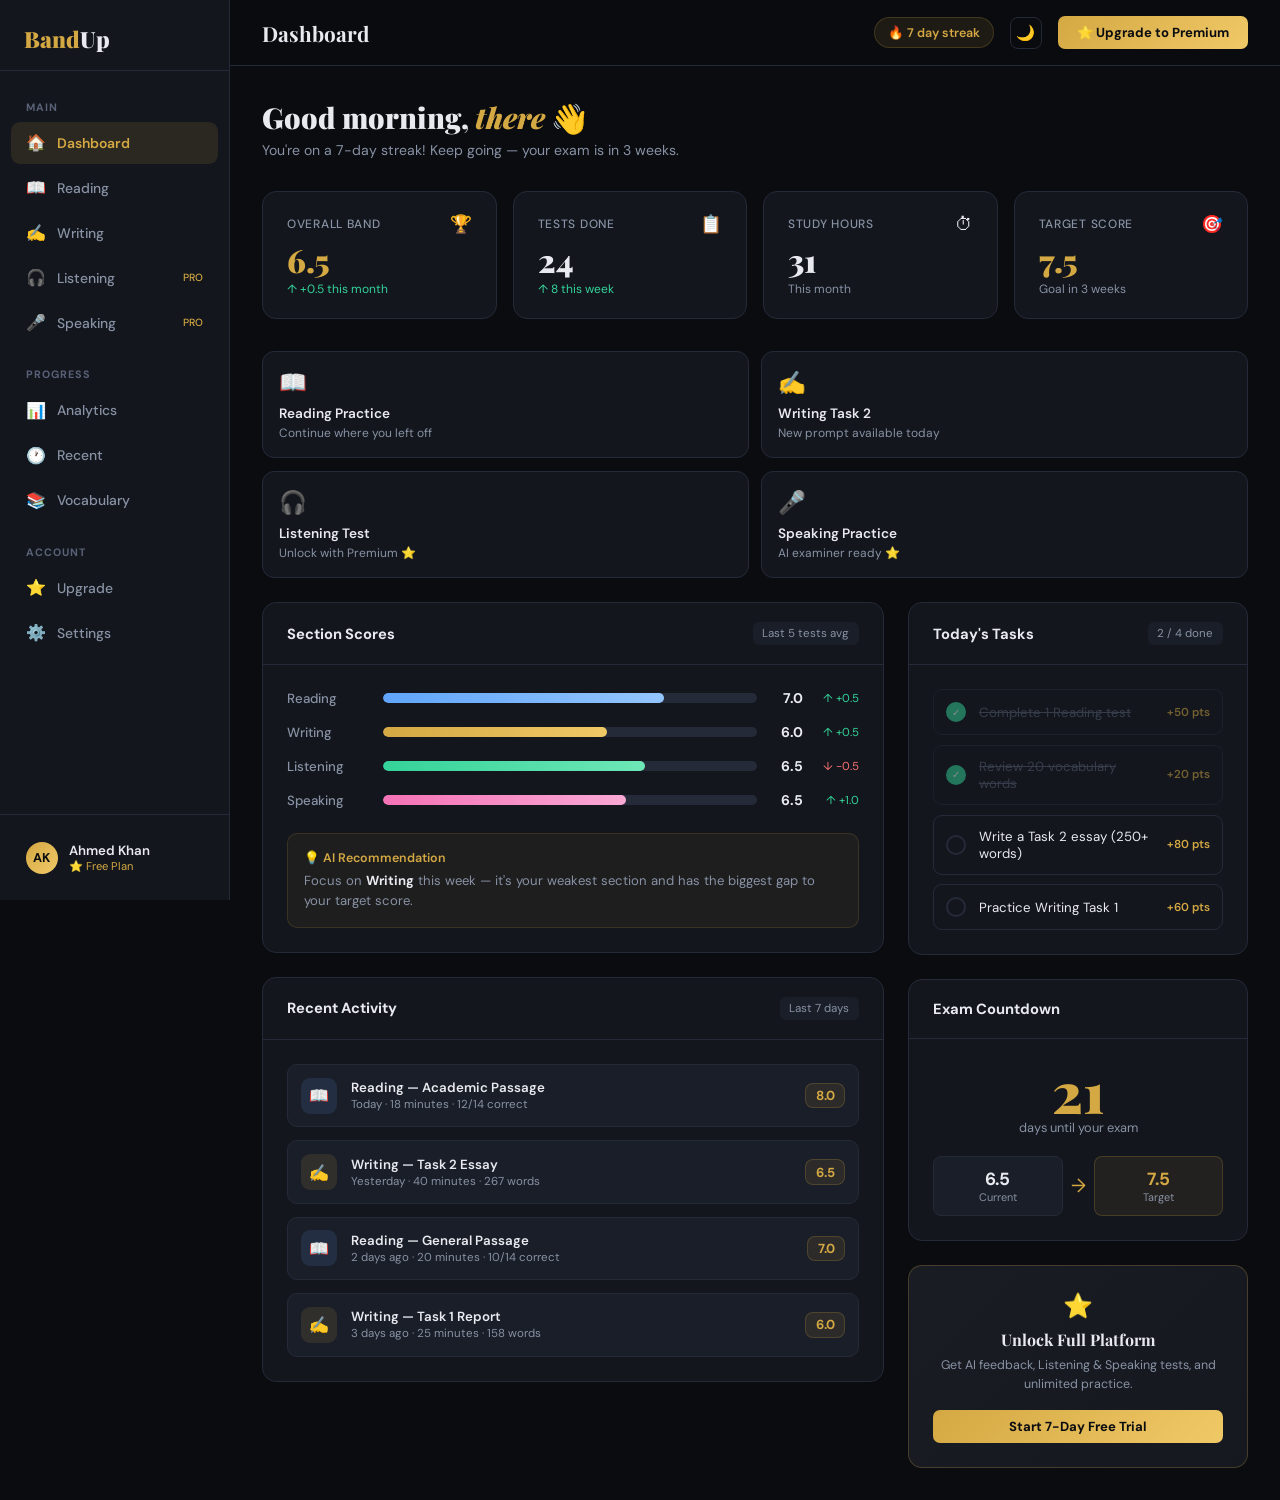
<file: dashboard.html>
<!DOCTYPE html>
<html lang="en">
<head>
<meta charset="UTF-8">
<meta name="viewport" content="width=device-width, initial-scale=1.0">
<title>BandWise — Dashboard</title>
<link href="https://fonts.googleapis.com/css2?family=Playfair+Display:ital,wght@0,700;0,900;1,400&family=DM+Sans:wght@300;400;500;600;700&display=swap" rel="stylesheet">
<style>
  :root {
    --bg:#0a0c10; --surface:#13161d; --surface2:#1a1e28;
    --border:#252a38; --gold:#d4a843; --gold-light:#f0c967;
    --text:#e8eaf0; --muted:#5a6278; --muted2:#8892a4;
    --green:#34d399; --red:#f87171; --blue:#60a5fa;
  }
  * { margin:0; padding:0; box-sizing:border-box; }
  body { background:var(--bg); color:var(--text); font-family:'DM Sans',sans-serif; display:flex; min-height:100vh; }

  /* SIDEBAR */
  .sidebar {
    width:230px; background:var(--surface); border-right:1px solid var(--border);
    display:flex; flex-direction:column; position:fixed; top:0; left:0; height:100vh;
    z-index:50; transition:transform 0.3s;
  }
  .sidebar-logo {
    padding:1.5rem 1.5rem 1rem;
    border-bottom:1px solid var(--border);
    font-family:'Playfair Display',serif; font-size:1.4rem; font-weight:900; color:var(--gold);
  }
  .sidebar-logo span { color:var(--text); }

  .sidebar-nav { flex:1; padding:1rem 0.7rem; display:flex; flex-direction:column; gap:0.2rem; }
  .nav-item {
    display:flex; align-items:center; gap:0.7rem;
    padding:0.65rem 0.9rem; border-radius:9px;
    font-size:0.87rem; font-weight:500; color:var(--muted2);
    cursor:pointer; transition:all 0.15s; text-decoration:none;
  }
  .nav-item:hover { background:var(--surface2); color:var(--text); }
  .nav-item.active { background:rgba(212,168,67,0.12); color:var(--gold); font-weight:600; }
  .nav-item .icon { font-size:1rem; width:20px; text-align:center; }

  .nav-section-label {
    font-size:0.67rem; font-weight:700; letter-spacing:0.1em; text-transform:uppercase;
    color:var(--muted); padding:0.8rem 0.9rem 0.3rem;
  }

  .sidebar-bottom {
    padding:1rem 0.7rem; border-top:1px solid var(--border);
  }
  .user-chip {
    display:flex; align-items:center; gap:0.7rem;
    padding:0.65rem 0.9rem; border-radius:9px;
    cursor:pointer; transition:background 0.15s;
  }
  .user-chip:hover { background:var(--surface2); }
  .avatar {
    width:32px; height:32px; border-radius:50%;
    background:linear-gradient(135deg,var(--gold),var(--gold-light));
    display:flex; align-items:center; justify-content:center;
    font-size:0.8rem; font-weight:700; color:#0a0c10; flex-shrink:0;
  }
  .user-name { font-size:0.83rem; font-weight:600; }
  .user-plan { font-size:0.7rem; color:var(--gold); }

  /* MAIN */
  .main { margin-left:230px; flex:1; padding:0; }

  /* TOP BAR */
  .topbar {
    display:flex; align-items:center; justify-content:space-between;
    padding:1rem 2rem; border-bottom:1px solid var(--border);
    background:rgba(10,12,16,0.9); backdrop-filter:blur(10px);
    position:sticky; top:0; z-index:40;
  }
  .topbar h1 { font-family:'Playfair Display',serif; font-size:1.3rem; font-weight:700; }
  .topbar-right { display:flex; align-items:center; gap:1rem; }
  .btn-upgrade {
    background:linear-gradient(135deg,var(--gold),var(--gold-light));
    color:#0a0c10; border:none; padding:0.5rem 1.2rem;
    border-radius:7px; font-family:'DM Sans',sans-serif;
    font-size:0.82rem; font-weight:700; cursor:pointer; transition:all 0.2s;
  }
  .btn-upgrade:hover { opacity:0.9; }
  .streak-badge {
    display:flex; align-items:center; gap:0.4rem;
    background:rgba(212,168,67,0.1); border:1px solid rgba(212,168,67,0.2);
    padding:0.4rem 0.8rem; border-radius:20px;
    font-size:0.78rem; font-weight:600; color:var(--gold);
  }

  /* CONTENT */
  .content { padding:2rem; }

  /* GREETING */
  .greeting { margin-bottom:2rem; }
  .greeting h2 { font-family:'Playfair Display',serif; font-size:1.8rem; font-weight:900; margin-bottom:0.3rem; }
  .greeting h2 em { color:var(--gold); font-style:italic; }
  .greeting p { color:var(--muted2); font-size:0.88rem; }

  /* STATS ROW */
  .stats-row { display:grid; grid-template-columns:repeat(4,1fr); gap:1rem; margin-bottom:2rem; }
  @media(max-width:900px){ .stats-row{grid-template-columns:1fr 1fr;} }

  .stat-card {
    background:var(--surface); border:1px solid var(--border);
    border-radius:14px; padding:1.3rem 1.5rem;
    transition:border-color 0.2s;
  }
  .stat-card:hover { border-color:rgba(212,168,67,0.25); }
  .stat-card .top { display:flex; align-items:center; justify-content:space-between; margin-bottom:0.6rem; }
  .stat-card .label { font-size:0.75rem; color:var(--muted2); font-weight:500; text-transform:uppercase; letter-spacing:0.06em; }
  .stat-card .stat-icon { font-size:1.1rem; }
  .stat-card .value { font-family:'Playfair Display',serif; font-size:2rem; font-weight:900; line-height:1; }
  .stat-card .value.gold { color:var(--gold); }
  .stat-card .change { font-size:0.75rem; margin-top:0.3rem; }
  .stat-card .change.up { color:var(--green); }
  .stat-card .change.same { color:var(--muted2); }

  /* GRID LAYOUT */
  .dashboard-grid { display:grid; grid-template-columns:1fr 340px; gap:1.5rem; }
  @media(max-width:1000px){ .dashboard-grid{grid-template-columns:1fr;} }

  /* BAND CHART */
  .card {
    background:var(--surface); border:1px solid var(--border);
    border-radius:14px; overflow:hidden;
  }
  .card-header {
    display:flex; align-items:center; justify-content:space-between;
    padding:1.2rem 1.5rem; border-bottom:1px solid var(--border);
  }
  .card-title { font-weight:700; font-size:0.92rem; }
  .card-badge {
    font-size:0.72rem; color:var(--muted2); background:var(--surface2);
    padding:0.25rem 0.6rem; border-radius:6px;
  }
  .card-body { padding:1.5rem; }

  /* SECTION SCORES */
  .section-scores { display:flex; flex-direction:column; gap:1rem; }
  .score-row { display:flex; align-items:center; gap:1rem; }
  .score-row .section-name { width:80px; font-size:0.83rem; color:var(--muted2); font-weight:500; flex-shrink:0; }
  .score-row .track { flex:1; height:10px; background:var(--border); border-radius:5px; overflow:hidden; }
  .score-row .fill { height:100%; border-radius:5px; transition:width 1.2s ease; }
  .fill-reading { background:linear-gradient(90deg,#60a5fa,#93c5fd); }
  .fill-writing { background:linear-gradient(90deg,var(--gold),var(--gold-light)); }
  .fill-listening { background:linear-gradient(90deg,#34d399,#6ee7b7); }
  .fill-speaking { background:linear-gradient(90deg,#f472b6,#f9a8d4); }
  .score-row .score-val { width:30px; text-align:right; font-weight:700; font-size:0.88rem; }
  .score-row .trend { font-size:0.72rem; width:40px; text-align:right; }
  .trend.up { color:var(--green); }
  .trend.down { color:var(--red); }

  /* MINI CHART */
  .mini-chart { display:flex; align-items:flex-end; gap:5px; height:60px; margin-top:1rem; }
  .bar-col { flex:1; border-radius:4px 4px 0 0; min-height:4px; transition:height 0.5s ease; }

  /* ACTIVITY */
  .activity-list { display:flex; flex-direction:column; gap:0.8rem; }
  .activity-item {
    display:flex; align-items:center; gap:0.9rem;
    padding:0.8rem; background:var(--surface2); border-radius:10px;
    border:1px solid var(--border);
  }
  .activity-icon {
    width:36px; height:36px; border-radius:9px;
    display:flex; align-items:center; justify-content:center;
    font-size:1rem; flex-shrink:0;
  }
  .activity-icon.r { background:rgba(96,165,250,0.12); }
  .activity-icon.w { background:rgba(212,168,67,0.12); }
  .activity-icon.l { background:rgba(52,211,153,0.12); }
  .activity-icon.s { background:rgba(244,114,182,0.12); }
  .activity-info { flex:1; }
  .activity-title { font-size:0.83rem; font-weight:600; }
  .activity-meta { font-size:0.72rem; color:var(--muted2); margin-top:1px; }
  .activity-score {
    font-size:0.82rem; font-weight:700; color:var(--gold);
    background:rgba(212,168,67,0.1); border:1px solid rgba(212,168,67,0.2);
    padding:0.2rem 0.6rem; border-radius:8px;
  }

  /* TASKS */
  .task-list { display:flex; flex-direction:column; gap:0.6rem; }
  .task-item {
    display:flex; align-items:center; gap:0.8rem;
    padding:0.75rem; border-radius:9px;
    cursor:pointer; transition:background 0.15s;
    border:1px solid var(--border);
  }
  .task-item:hover { background:var(--surface2); }
  .task-item.done { opacity:0.5; }
  .task-check {
    width:20px; height:20px; border-radius:50%;
    border:2px solid var(--border); flex-shrink:0;
    display:flex; align-items:center; justify-content:center;
    font-size:0.65rem; transition:all 0.2s;
  }
  .task-item.done .task-check { background:var(--green); border-color:var(--green); color:#fff; }
  .task-text { font-size:0.83rem; flex:1; }
  .task-item.done .task-text { text-decoration:line-through; color:var(--muted); }
  .task-points { font-size:0.72rem; color:var(--gold); font-weight:600; }

  /* QUICK ACTIONS */
  .quick-actions { display:grid; grid-template-columns:1fr 1fr; gap:0.8rem; margin-bottom:1.5rem; }
  .quick-btn {
    background:var(--surface); border:1px solid var(--border);
    border-radius:12px; padding:1rem;
    cursor:pointer; transition:all 0.2s; text-align:left;
  }
  .quick-btn:hover { border-color:rgba(212,168,67,0.3); transform:translateY(-2px); }
  .quick-btn .qicon { font-size:1.4rem; margin-bottom:0.5rem; }
  .quick-btn .qtitle { font-size:0.85rem; font-weight:600; margin-bottom:0.2rem; }
  .quick-btn .qdesc { font-size:0.75rem; color:var(--muted2); }

  @media(max-width:768px){ .main{margin-left:0;} .sidebar{transform:translateX(-100%);} }

  /* LIGHT MODE */
  html.light { --bg:#f7f6f2; --surface:#ffffff; --surface2:#eeede8; --border:#dedad2; --text:#1c1c1a; --muted:#a0998e; --muted2:#6e6b63; }
  html.light .topbar { background:rgba(247,246,242,0.95); }

  /* THEME TOGGLE */
  .btn-theme { background:transparent; border:1px solid var(--border); color:var(--text); width:32px; height:32px; border-radius:8px; cursor:pointer; font-size:0.95rem; display:flex; align-items:center; justify-content:center; transition:all 0.2s; }
  .btn-theme:hover { border-color:var(--gold); }
</style>
</head>
<body>

<!-- SIDEBAR -->
<aside class="sidebar">
  <div class="sidebar-logo">Band<span>Up</span></div>
  <nav class="sidebar-nav">
    <div class="nav-section-label">Main</div>
    <a class="nav-item active" href="dashboard.html"><span class="icon">🏠</span> Dashboard</a>
    <a class="nav-item" href="ielts-platform.html"><span class="icon">📖</span> Reading</a>
    <a class="nav-item" href="ielts-platform.html"><span class="icon">✍️</span> Writing</a>
    <a class="nav-item" href="pricing-page.html"><span class="icon">🎧</span> Listening <span style="font-size:0.65rem;color:var(--gold);margin-left:auto">PRO</span></a>
    <a class="nav-item" href="pricing-page.html"><span class="icon">🎤</span> Speaking <span style="font-size:0.65rem;color:var(--gold);margin-left:auto">PRO</span></a>

    <div class="nav-section-label" style="margin-top:0.5rem">Progress</div>
    <a class="nav-item" href="#"><span class="icon">📊</span> Analytics</a>
    <a class="nav-item" href="recent.html"><span class="icon">🕐</span> Recent</a>
    <a class="nav-item" href="#"><span class="icon">📚</span> Vocabulary</a>

    <div class="nav-section-label" style="margin-top:0.5rem">Account</div>
    <a class="nav-item" href="pricing-page.html"><span class="icon">⭐</span> Upgrade</a>
    <a class="nav-item" href="#"><span class="icon">⚙️</span> Settings</a>
  </nav>
  <div class="sidebar-bottom">
    <div class="user-chip">
      <div class="avatar">AK</div>
      <div>
        <div class="user-name">Ahmed Khan</div>
        <div class="user-plan">⭐ Free Plan</div>
      </div>
    </div>
  </div>
</aside>

<!-- MAIN CONTENT -->
<div class="main">
  <div class="topbar">
    <h1>Dashboard</h1>
    <div class="topbar-right">
      <div class="streak-badge">🔥 7 day streak</div>
      <button class="btn-theme" id="themeToggle" onclick="toggleTheme()">🌙</button>
      <button class="btn-upgrade" onclick="location.href='pricing-page.html'">⭐ Upgrade to Premium</button>
    </div>
  </div>

  <div class="content">

    <!-- GREETING -->
    <div class="greeting">
      <h2 id="greetingText">Good morning, <em>there</em> 👋</h2>
      <p>You're on a 7-day streak! Keep going — your exam is in 3 weeks.</p>
    </div>

    <!-- STATS -->
    <div class="stats-row">
      <div class="stat-card">
        <div class="top"><span class="label">Overall Band</span><span class="stat-icon">🏆</span></div>
        <div class="value gold">6.5</div>
        <div class="change up">↑ +0.5 this month</div>
      </div>
      <div class="stat-card">
        <div class="top"><span class="label">Tests Done</span><span class="stat-icon">📋</span></div>
        <div class="value">24</div>
        <div class="change up">↑ 8 this week</div>
      </div>
      <div class="stat-card">
        <div class="top"><span class="label">Study Hours</span><span class="stat-icon">⏱</span></div>
        <div class="value">31</div>
        <div class="change same">This month</div>
      </div>
      <div class="stat-card">
        <div class="top"><span class="label">Target Score</span><span class="stat-icon">🎯</span></div>
        <div class="value gold">7.5</div>
        <div class="change same">Goal in 3 weeks</div>
      </div>
    </div>

    <!-- QUICK ACTIONS -->
    <div class="quick-actions">
      <div class="quick-btn" onclick="location.href='ielts-platform.html'">
        <div class="qicon">📖</div>
        <div class="qtitle">Reading Practice</div>
        <div class="qdesc">Continue where you left off</div>
      </div>
      <div class="quick-btn" onclick="location.href='ielts-platform.html'">
        <div class="qicon">✍️</div>
        <div class="qtitle">Writing Task 2</div>
        <div class="qdesc">New prompt available today</div>
      </div>
      <div class="quick-btn" onclick="location.href='pricing-page.html'">
        <div class="qicon">🎧</div>
        <div class="qtitle">Listening Test</div>
        <div class="qdesc">Unlock with Premium ⭐</div>
      </div>
      <div class="quick-btn" onclick="location.href='pricing-page.html'">
        <div class="qicon">🎤</div>
        <div class="qtitle">Speaking Practice</div>
        <div class="qdesc">AI examiner ready ⭐</div>
      </div>
    </div>

    <!-- MAIN GRID -->
    <div class="dashboard-grid">
      <div style="display:flex;flex-direction:column;gap:1.5rem">

        <!-- SECTION SCORES -->
        <div class="card">
          <div class="card-header">
            <div class="card-title">Section Scores</div>
            <div class="card-badge">Last 5 tests avg</div>
          </div>
          <div class="card-body">
            <div class="section-scores">
              <div class="score-row">
                <span class="section-name">Reading</span>
                <div class="track"><div class="fill fill-reading" style="width:75%"></div></div>
                <span class="score-val">7.0</span>
                <span class="trend up">↑ +0.5</span>
              </div>
              <div class="score-row">
                <span class="section-name">Writing</span>
                <div class="track"><div class="fill fill-writing" style="width:60%"></div></div>
                <span class="score-val">6.0</span>
                <span class="trend up">↑ +0.5</span>
              </div>
              <div class="score-row">
                <span class="section-name">Listening</span>
                <div class="track"><div class="fill fill-listening" style="width:70%"></div></div>
                <span class="score-val">6.5</span>
                <span class="trend down">↓ -0.5</span>
              </div>
              <div class="score-row">
                <span class="section-name">Speaking</span>
                <div class="track"><div class="fill fill-speaking" style="width:65%"></div></div>
                <span class="score-val">6.5</span>
                <span class="trend up">↑ +1.0</span>
              </div>
            </div>
            <div style="margin-top:1.5rem;padding:1rem;background:rgba(212,168,67,0.06);border:1px solid rgba(212,168,67,0.15);border-radius:10px">
              <div style="font-size:0.78rem;color:var(--gold);font-weight:600;margin-bottom:0.3rem">💡 AI Recommendation</div>
              <div style="font-size:0.82rem;color:var(--muted2);line-height:1.5">Focus on <strong style="color:var(--text)">Writing</strong> this week — it's your weakest section and has the biggest gap to your target score.</div>
            </div>
          </div>
        </div>

        <!-- RECENT ACTIVITY -->
        <div class="card">
          <div class="card-header">
            <div class="card-title">Recent Activity</div>
            <div class="card-badge">Last 7 days</div>
          </div>
          <div class="card-body">
            <div class="activity-list">
              <div class="activity-item">
                <div class="activity-icon r">📖</div>
                <div class="activity-info">
                  <div class="activity-title">Reading — Academic Passage</div>
                  <div class="activity-meta">Today · 18 minutes · 12/14 correct</div>
                </div>
                <div class="activity-score">8.0</div>
              </div>
              <div class="activity-item">
                <div class="activity-icon w">✍️</div>
                <div class="activity-info">
                  <div class="activity-title">Writing — Task 2 Essay</div>
                  <div class="activity-meta">Yesterday · 40 minutes · 267 words</div>
                </div>
                <div class="activity-score">6.5</div>
              </div>
              <div class="activity-item">
                <div class="activity-icon r">📖</div>
                <div class="activity-info">
                  <div class="activity-title">Reading — General Passage</div>
                  <div class="activity-meta">2 days ago · 20 minutes · 10/14 correct</div>
                </div>
                <div class="activity-score">7.0</div>
              </div>
              <div class="activity-item">
                <div class="activity-icon w">✍️</div>
                <div class="activity-info">
                  <div class="activity-title">Writing — Task 1 Report</div>
                  <div class="activity-meta">3 days ago · 25 minutes · 158 words</div>
                </div>
                <div class="activity-score">6.0</div>
              </div>
            </div>
          </div>
        </div>
      </div>

      <!-- RIGHT COLUMN -->
      <div style="display:flex;flex-direction:column;gap:1.5rem">

        <!-- TODAY'S TASKS -->
        <div class="card">
          <div class="card-header">
            <div class="card-title">Today's Tasks</div>
            <div class="card-badge">2 / 4 done</div>
          </div>
          <div class="card-body">
            <div class="task-list">
              <div class="task-item done" onclick="toggleTask(this)">
                <div class="task-check">✓</div>
                <div class="task-text">Complete 1 Reading test</div>
                <div class="task-points">+50 pts</div>
              </div>
              <div class="task-item done" onclick="toggleTask(this)">
                <div class="task-check">✓</div>
                <div class="task-text">Review 20 vocabulary words</div>
                <div class="task-points">+20 pts</div>
              </div>
              <div class="task-item" onclick="toggleTask(this)">
                <div class="task-check"></div>
                <div class="task-text">Write a Task 2 essay (250+ words)</div>
                <div class="task-points">+80 pts</div>
              </div>
              <div class="task-item" onclick="toggleTask(this)">
                <div class="task-check"></div>
                <div class="task-text">Practice Writing Task 1</div>
                <div class="task-points">+60 pts</div>
              </div>
            </div>
          </div>
        </div>

        <!-- EXAM COUNTDOWN -->
        <div class="card">
          <div class="card-header"><div class="card-title">Exam Countdown</div></div>
          <div class="card-body" style="text-align:center">
            <div style="font-family:'Playfair Display',serif;font-size:3.5rem;font-weight:900;color:var(--gold);line-height:1" id="countdown">21</div>
            <div style="font-size:0.8rem;color:var(--muted2);margin-bottom:1.2rem">days until your exam</div>
            <div style="display:flex;gap:0.5rem">
              <div style="flex:1;background:var(--surface2);border:1px solid var(--border);border-radius:8px;padding:0.7rem;text-align:center">
                <div style="font-size:1.1rem;font-weight:700;color:var(--text)">6.5</div>
                <div style="font-size:0.68rem;color:var(--muted2)">Current</div>
              </div>
              <div style="display:flex;align-items:center;color:var(--gold);font-size:1.2rem">→</div>
              <div style="flex:1;background:rgba(212,168,67,0.08);border:1px solid rgba(212,168,67,0.2);border-radius:8px;padding:0.7rem;text-align:center">
                <div style="font-size:1.1rem;font-weight:700;color:var(--gold)">7.5</div>
                <div style="font-size:0.68rem;color:var(--muted2)">Target</div>
              </div>
            </div>
          </div>
        </div>

        <!-- UPGRADE NUDGE -->
        <div style="background:linear-gradient(135deg,#1a1c24,#161820);border:1px solid rgba(212,168,67,0.25);border-radius:14px;padding:1.5rem;text-align:center">
          <div style="font-size:1.5rem;margin-bottom:0.5rem">⭐</div>
          <div style="font-family:'Playfair Display',serif;font-size:1rem;font-weight:700;margin-bottom:0.4rem">Unlock Full Platform</div>
          <div style="font-size:0.78rem;color:var(--muted2);margin-bottom:1rem;line-height:1.5">Get AI feedback, Listening & Speaking tests, and unlimited practice.</div>
          <button class="btn-upgrade" style="width:100%" onclick="location.href='pricing-page.html'">Start 7-Day Free Trial</button>
        </div>

      </div>
    </div>
  </div>
</div>

<script>
  function toggleTask(el) {
    el.classList.toggle('done');
    const check = el.querySelector('.task-check');
    check.textContent = el.classList.contains('done') ? '✓' : '';
    updateTaskCount();
  }

  function updateTaskCount() {
    const done = document.querySelectorAll('.task-item.done').length;
    const total = document.querySelectorAll('.task-item').length;
    document.querySelector('.card-badge').textContent = `${done} / ${total} done`;
  }

  // Theme
  (function(){ if(localStorage.getItem('bw_theme')==='light'){ document.documentElement.classList.add('light'); document.getElementById('themeToggle').textContent='☀️'; } })();
  function toggleTheme(){ const l=document.documentElement.classList.toggle('light'); localStorage.setItem('bw_theme',l?'light':'dark'); document.getElementById('themeToggle').textContent=l?'☀️':'🌙'; }

  // Greeting
  (function(){
    const name = localStorage.getItem('bw_name') || 'there';
    const h = new Date().getHours();
    const time = h < 12 ? 'Good morning' : h < 18 ? 'Good afternoon' : 'Good evening';
    document.getElementById('greetingText').innerHTML = time + ', <em>' + name + '</em> 👋';
    const av = document.querySelector('.avatar');
    if(av && name !== 'there') av.textContent = name[0].toUpperCase();
    const un = document.querySelector('.user-name');
    if(un && name !== 'there') un.textContent = name;
  })();
</script>
</body>
</html>
</file>
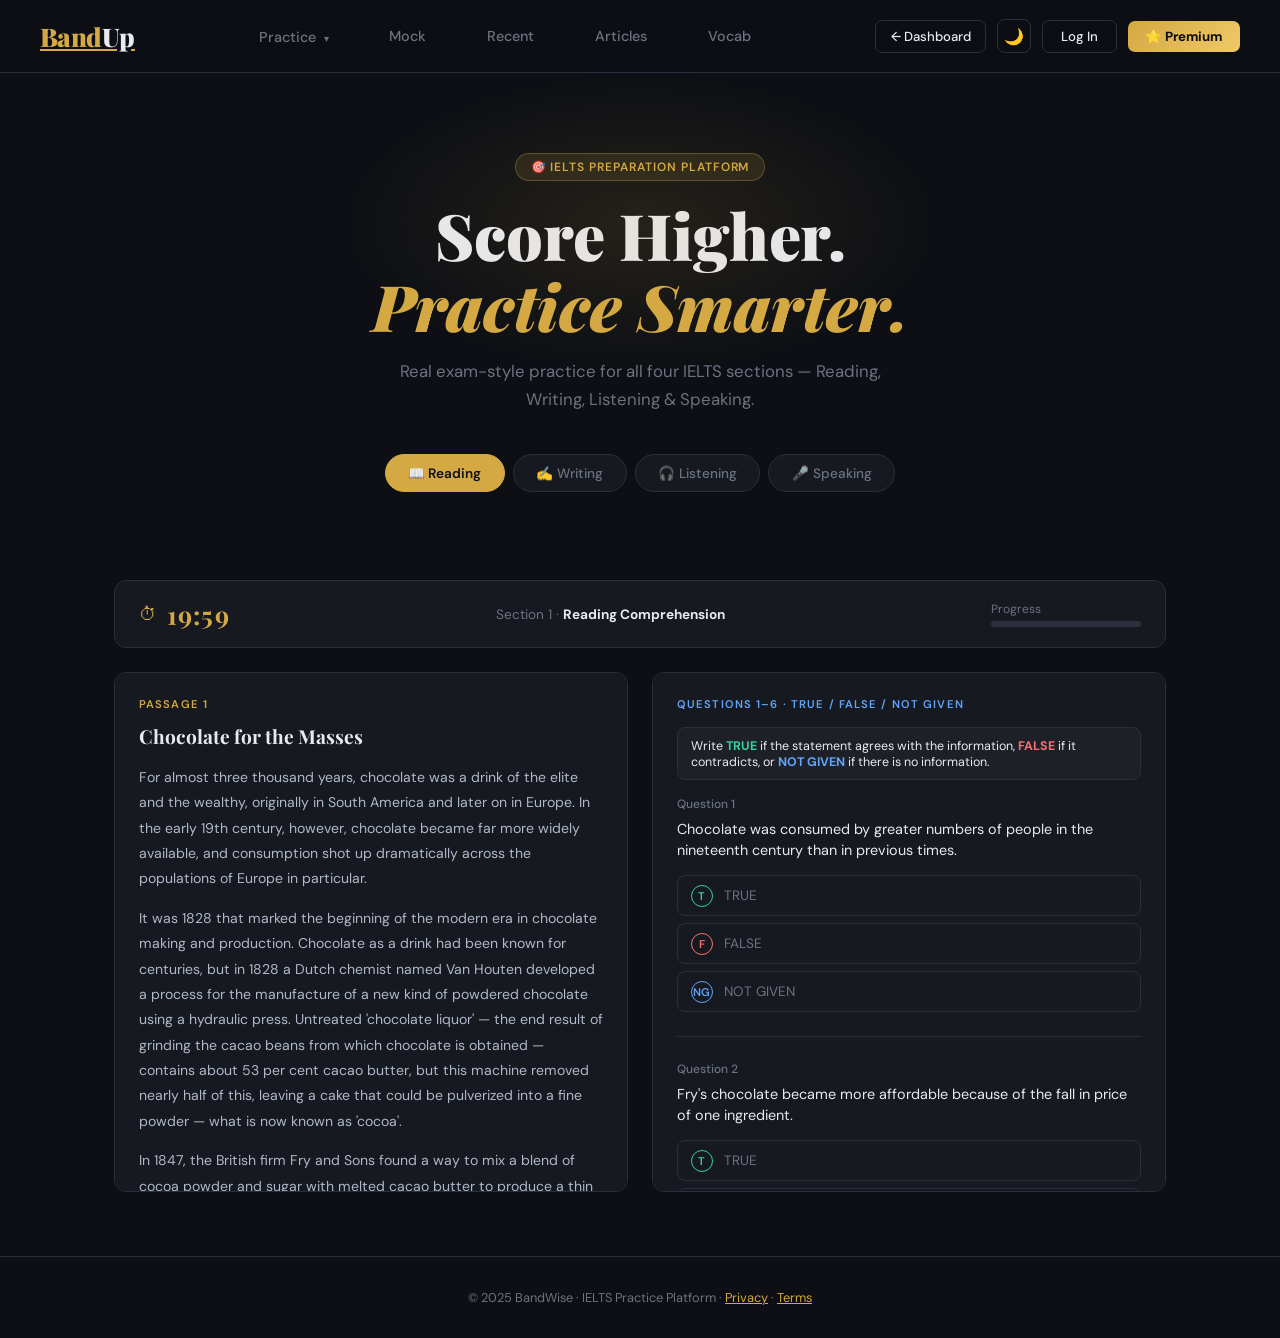
<file: ielts-platform.html>
<!DOCTYPE html>
<html lang="en">
<head>
<meta charset="UTF-8">
<meta name="viewport" content="width=device-width, initial-scale=1.0">
<title>BandWise — IELTS Practice Platform</title>
<link href="https://fonts.googleapis.com/css2?family=Playfair+Display:wght@400;700;900&family=DM+Sans:wght@300;400;500;600&display=swap" rel="stylesheet">
<style>
  :root {
    --bg: #0d0f14;
    --surface: #161920;
    --surface2: #1e2330;
    --border: #2a2f3d;
    --gold: #d4a843;
    --gold-light: #f0c967;
    --text: #e8eaf0;
    --muted: #6b7280;
    --green: #34d399;
    --red: #f87171;
    --blue: #60a5fa;
  }

  * { margin: 0; padding: 0; box-sizing: border-box; }

  body {
    background: var(--bg);
    color: var(--text);
    font-family: 'DM Sans', sans-serif;
    min-height: 100vh;
    overflow-x: hidden;
  }

  /* NAV */
  nav {
    display: flex;
    align-items: center;
    justify-content: space-between;
    padding: 1.2rem 2.5rem;
    border-bottom: 1px solid var(--border);
    position: sticky;
    top: 0;
    background: rgba(13,15,20,0.95);
    backdrop-filter: blur(12px);
    z-index: 100;
  }

  .logo {
    font-family: 'Playfair Display', serif;
    font-size: 1.6rem;
    font-weight: 900;
    color: var(--gold);
    letter-spacing: -0.02em;
  }
  .logo span { color: var(--text); }

  .nav-links { display: flex; gap: 2rem; align-items: center; }
  .nav-links a {
    color: var(--muted);
    text-decoration: none;
    font-size: 0.9rem;
    font-weight: 500;
    transition: color 0.2s;
  }
  .nav-links a:hover { color: var(--text); }

  .btn-premium {
    background: linear-gradient(135deg, var(--gold), var(--gold-light));
    color: #0d0f14;
    border: none;
    padding: 0.55rem 1.3rem;
    border-radius: 6px;
    font-family: 'DM Sans', sans-serif;
    font-weight: 600;
    font-size: 0.85rem;
    cursor: pointer;
    transition: opacity 0.2s, transform 0.1s;
  }
  .btn-premium:hover { opacity: 0.9; transform: translateY(-1px); }

  /* HERO */
  .hero {
    text-align: center;
    padding: 5rem 2rem 3rem;
    position: relative;
  }

  .hero::before {
    content: '';
    position: absolute;
    top: 0; left: 50%;
    transform: translateX(-50%);
    width: 600px; height: 300px;
    background: radial-gradient(ellipse, rgba(212,168,67,0.12) 0%, transparent 70%);
    pointer-events: none;
  }

  .badge {
    display: inline-block;
    background: rgba(212,168,67,0.12);
    color: var(--gold);
    border: 1px solid rgba(212,168,67,0.3);
    padding: 0.3rem 0.9rem;
    border-radius: 20px;
    font-size: 0.75rem;
    font-weight: 600;
    letter-spacing: 0.08em;
    text-transform: uppercase;
    margin-bottom: 1.2rem;
  }

  .hero h1 {
    font-family: 'Playfair Display', serif;
    font-size: clamp(2.5rem, 5vw, 4rem);
    font-weight: 900;
    line-height: 1.1;
    margin-bottom: 1rem;
    color: var(--text);
  }
  .hero h1 em { color: var(--gold); font-style: italic; }

  .hero p {
    color: var(--muted);
    font-size: 1.05rem;
    max-width: 520px;
    margin: 0 auto 2.5rem;
    line-height: 1.7;
  }

  /* SECTION TABS */
  .section-tabs {
    display: flex;
    justify-content: center;
    gap: 0.5rem;
    margin-bottom: 2.5rem;
    flex-wrap: wrap;
    padding: 0 1rem;
  }

  .tab {
    padding: 0.6rem 1.4rem;
    border: 1px solid var(--border);
    background: var(--surface);
    color: var(--muted);
    border-radius: 30px;
    cursor: pointer;
    font-family: 'DM Sans', sans-serif;
    font-size: 0.85rem;
    font-weight: 500;
    transition: all 0.2s;
  }
  .tab:hover { border-color: var(--gold); color: var(--gold); }
  .tab.active {
    background: var(--gold);
    color: #0d0f14;
    border-color: var(--gold);
    font-weight: 600;
  }

  /* MAIN LAYOUT */
  .main {
    max-width: 1100px;
    margin: 0 auto;
    padding: 0 1.5rem 4rem;
  }

  /* TEST CONTAINER */
  .test-container {
    display: none;
  }
  .test-container.active { display: block; }

  /* TIMER BAR */
  .test-header {
    display: flex;
    align-items: center;
    justify-content: space-between;
    background: var(--surface);
    border: 1px solid var(--border);
    border-radius: 12px;
    padding: 1rem 1.5rem;
    margin-bottom: 1.5rem;
  }

  .timer-wrap { display: flex; align-items: center; gap: 0.6rem; }
  .timer-icon { color: var(--gold); font-size: 1.1rem; }
  .timer {
    font-family: 'Playfair Display', serif;
    font-size: 1.6rem;
    font-weight: 700;
    color: var(--gold);
    letter-spacing: 0.05em;
  }
  .timer.warning { color: var(--red); animation: pulse 1s infinite; }

  @keyframes pulse { 0%,100%{opacity:1} 50%{opacity:0.6} }

  .test-meta { color: var(--muted); font-size: 0.85rem; }
  .test-meta strong { color: var(--text); }

  .progress-bar {
    width: 150px;
    height: 6px;
    background: var(--border);
    border-radius: 3px;
    overflow: hidden;
  }
  .progress-fill {
    height: 100%;
    background: linear-gradient(90deg, var(--gold), var(--gold-light));
    border-radius: 3px;
    transition: width 0.4s ease;
  }

  /* READING LAYOUT */
  .reading-layout {
    display: grid;
    grid-template-columns: 1fr 1fr;
    gap: 1.5rem;
  }

  @media (max-width: 768px) {
    .reading-layout { grid-template-columns: 1fr; }
  }

  .passage-panel {
    background: var(--surface);
    border: 1px solid var(--border);
    border-radius: 12px;
    padding: 1.5rem;
    max-height: 520px;
    overflow-y: auto;
  }

  .passage-panel::-webkit-scrollbar { width: 5px; }
  .passage-panel::-webkit-scrollbar-track { background: var(--border); }
  .passage-panel::-webkit-scrollbar-thumb { background: var(--gold); border-radius: 3px; }

  .passage-label {
    font-size: 0.7rem;
    font-weight: 600;
    letter-spacing: 0.1em;
    text-transform: uppercase;
    color: var(--gold);
    margin-bottom: 0.8rem;
  }
  .passage-title {
    font-family: 'Playfair Display', serif;
    font-size: 1.2rem;
    font-weight: 700;
    margin-bottom: 1rem;
    color: var(--text);
    line-height: 1.3;
  }
  .passage-text {
    font-size: 0.88rem;
    line-height: 1.8;
    color: #b0b8c8;
  }
  .passage-text p { margin-bottom: 0.9rem; }

  /* QUESTIONS PANEL */
  .questions-panel {
    background: var(--surface);
    border: 1px solid var(--border);
    border-radius: 12px;
    padding: 1.5rem;
    max-height: 520px;
    overflow-y: auto;
  }

  .questions-panel::-webkit-scrollbar { width: 5px; }
  .questions-panel::-webkit-scrollbar-track { background: var(--border); }
  .questions-panel::-webkit-scrollbar-thumb { background: var(--gold); border-radius: 3px; }

  .q-label {
    font-size: 0.7rem;
    font-weight: 600;
    letter-spacing: 0.1em;
    text-transform: uppercase;
    color: var(--blue);
    margin-bottom: 1rem;
  }

  .question-block {
    margin-bottom: 1.5rem;
    padding-bottom: 1.5rem;
    border-bottom: 1px solid var(--border);
  }
  .question-block:last-child { border-bottom: none; margin-bottom: 0; padding-bottom: 0; }

  .q-num {
    font-size: 0.75rem;
    color: var(--muted);
    margin-bottom: 0.4rem;
    font-weight: 500;
  }
  .q-text {
    font-size: 0.9rem;
    line-height: 1.5;
    margin-bottom: 0.8rem;
    color: var(--text);
  }

  .options { display: flex; flex-direction: column; gap: 0.4rem; }

  .option {
    display: flex;
    align-items: center;
    gap: 0.7rem;
    padding: 0.55rem 0.8rem;
    border: 1px solid var(--border);
    border-radius: 8px;
    cursor: pointer;
    transition: all 0.15s;
    font-size: 0.85rem;
    color: var(--muted);
  }
  .option:hover { border-color: var(--gold); color: var(--text); background: rgba(212,168,67,0.05); }
  .option.selected { border-color: var(--gold); color: var(--gold); background: rgba(212,168,67,0.1); }
  .option.correct { border-color: var(--green); color: var(--green); background: rgba(52,211,153,0.08); }
  .option.wrong { border-color: var(--red); color: var(--red); background: rgba(248,113,113,0.08); }

  .option-letter {
    width: 22px; height: 22px;
    border: 1px solid currentColor;
    border-radius: 50%;
    display: flex; align-items: center; justify-content: center;
    font-size: 0.7rem;
    font-weight: 600;
    flex-shrink: 0;
  }

  /* SUBMIT */
  .submit-row {
    display: flex;
    align-items: center;
    justify-content: space-between;
    margin-top: 1.5rem;
    flex-wrap: gap;
    gap: 1rem;
  }

  .btn-submit {
    background: linear-gradient(135deg, var(--gold), var(--gold-light));
    color: #0d0f14;
    border: none;
    padding: 0.75rem 2rem;
    border-radius: 8px;
    font-family: 'DM Sans', sans-serif;
    font-weight: 700;
    font-size: 0.95rem;
    cursor: pointer;
    transition: all 0.2s;
  }
  .btn-submit:hover { transform: translateY(-2px); box-shadow: 0 6px 20px rgba(212,168,67,0.3); }
  .btn-submit:disabled { opacity: 0.4; cursor: not-allowed; transform: none; box-shadow: none; }

  /* RESULT CARD */
  .result-card {
    background: var(--surface);
    border: 1px solid var(--border);
    border-radius: 16px;
    padding: 2.5rem;
    text-align: center;
    margin-top: 1.5rem;
    display: none;
    animation: fadeIn 0.5s ease;
  }
  .result-card.show { display: block; }

  @keyframes fadeIn { from{opacity:0;transform:translateY(10px)} to{opacity:1;transform:translateY(0)} }

  .band-score {
    font-family: 'Playfair Display', serif;
    font-size: 5rem;
    font-weight: 900;
    color: var(--gold);
    line-height: 1;
    margin-bottom: 0.3rem;
  }
  .band-label { color: var(--muted); font-size: 0.85rem; margin-bottom: 1.5rem; }

  .score-breakdown {
    display: flex;
    justify-content: center;
    gap: 2rem;
    margin-bottom: 2rem;
    flex-wrap: wrap;
  }
  .score-item { text-align: center; }
  .score-item .val { font-size: 1.5rem; font-weight: 700; color: var(--text); }
  .score-item .lbl { font-size: 0.75rem; color: var(--muted); }

  /* PREMIUM LOCK */
  .premium-lock {
    background: var(--surface);
    border: 1px solid rgba(212,168,67,0.3);
    border-radius: 12px;
    padding: 3rem 2rem;
    text-align: center;
    position: relative;
    overflow: hidden;
  }
  .premium-lock::before {
    content: '';
    position: absolute;
    inset: 0;
    background: radial-gradient(ellipse at 50% 0%, rgba(212,168,67,0.06) 0%, transparent 70%);
  }
  .lock-icon { font-size: 2.5rem; margin-bottom: 1rem; }
  .premium-lock h3 {
    font-family: 'Playfair Display', serif;
    font-size: 1.5rem;
    color: var(--text);
    margin-bottom: 0.5rem;
  }
  .premium-lock p { color: var(--muted); font-size: 0.9rem; margin-bottom: 1.5rem; max-width: 360px; margin-left: auto; margin-right: auto; }

  .features-list {
    display: flex;
    flex-wrap: wrap;
    gap: 0.5rem;
    justify-content: center;
    margin-bottom: 1.8rem;
  }
  .feature-tag {
    background: rgba(212,168,67,0.1);
    color: var(--gold);
    border: 1px solid rgba(212,168,67,0.2);
    padding: 0.3rem 0.8rem;
    border-radius: 20px;
    font-size: 0.78rem;
    font-weight: 500;
  }

  /* WRITING SECTION */
  .writing-prompt {
    background: var(--surface);
    border: 1px solid var(--border);
    border-radius: 12px;
    padding: 1.5rem;
    margin-bottom: 1rem;
  }
  .writing-prompt h3 {
    font-family: 'Playfair Display', serif;
    font-size: 1rem;
    color: var(--gold);
    margin-bottom: 0.8rem;
  }
  .writing-prompt p { font-size: 0.9rem; line-height: 1.7; color: #b0b8c8; }

  textarea {
    width: 100%;
    background: var(--surface);
    border: 1px solid var(--border);
    border-radius: 12px;
    padding: 1.2rem;
    color: var(--text);
    font-family: 'DM Sans', sans-serif;
    font-size: 0.9rem;
    line-height: 1.7;
    resize: vertical;
    min-height: 200px;
    outline: none;
    transition: border-color 0.2s;
  }
  textarea:focus { border-color: var(--gold); }
  textarea::placeholder { color: var(--muted); }

  .word-count { text-align: right; color: var(--muted); font-size: 0.78rem; margin-top: 0.4rem; }

  /* FOOTER */
  footer {
    text-align: center;
    padding: 2rem;
    color: var(--muted);
    font-size: 0.8rem;
    border-top: 1px solid var(--border);
  }

  /* NOTIFICATIONS */
  .toast {
    position: fixed;
    bottom: 2rem;
    right: 2rem;
    background: var(--surface2);
    border: 1px solid var(--border);
    border-radius: 10px;
    padding: 1rem 1.3rem;
    font-size: 0.85rem;
    color: var(--text);
    transform: translateY(100px);
    opacity: 0;
    transition: all 0.3s ease;
    z-index: 999;
  }
  .toast.show { transform: translateY(0); opacity: 1; }

  /* DROPDOWN NAV */
  .nav-link { color:var(--muted2); text-decoration:none; font-size:0.85rem; font-weight:500; padding:0.45rem 0.9rem; border-radius:7px; transition:all 0.2s; }
  .nav-link:hover { color:var(--text); background:var(--surface); }
  .nav-link.active { color:var(--gold); background:rgba(212,168,67,0.08); }
  .dropdown { position:relative; }
  .dropdown-menu { position:absolute; top:calc(100% + 8px); left:0; background:var(--surface); border:1px solid var(--border); border-radius:12px; padding:0.5rem; min-width:180px; opacity:0; pointer-events:none; transform:translateY(-8px); transition:all 0.2s; z-index:200; box-shadow:0 16px 40px rgba(0,0,0,0.4); }
  .dropdown:hover .dropdown-menu { opacity:1; pointer-events:all; transform:translateY(0); }
  .dropdown-item { display:flex; align-items:center; gap:0.7rem; padding:0.6rem 0.8rem; border-radius:8px; color:var(--muted2); text-decoration:none; font-size:0.83rem; font-weight:500; transition:all 0.15s; }
  .dropdown-item:hover { background:var(--surface2); color:var(--text); }
  .btn-login { background:transparent; border:1px solid var(--border); color:var(--text); padding:0.45rem 1.1rem; border-radius:7px; font-family:'DM Sans',sans-serif; font-size:0.83rem; font-weight:500; cursor:pointer; transition:all 0.2s; text-decoration:none; }
  .btn-login:hover { border-color:var(--muted2); }
  .btn-premium-nav { background:linear-gradient(135deg,var(--gold),var(--gold-light)); color:#0a0c10; border:none; padding:0.45rem 1.1rem; border-radius:7px; font-family:'DM Sans',sans-serif; font-size:0.83rem; font-weight:700; cursor:pointer; transition:all 0.2s; }
  .btn-premium-nav:hover { opacity:0.9; }
  .nav-right { display:flex; gap:0.7rem; align-items:center; }
  .btn-back-dash { background:transparent; border:1px solid var(--border); color:var(--muted2); padding:0.45rem 0.9rem; border-radius:7px; font-size:0.82rem; font-weight:500; cursor:pointer; text-decoration:none; transition:all 0.2s; }
  .btn-back-dash:hover { color:var(--text); border-color:var(--text); }
  .btn-theme { background:transparent; border:1px solid var(--border); color:var(--text); width:34px; height:34px; border-radius:8px; cursor:pointer; font-size:1rem; display:flex; align-items:center; justify-content:center; transition:all 0.2s; }
  .btn-theme:hover { border-color:var(--gold); }
  html.light { --bg:#f7f6f2; --surface:#ffffff; --surface2:#eeede8; --border:#dedad2; --text:#1c1c1a; --muted:#a0998e; --muted2:#6e6b63; }
  html.light nav { background:rgba(247,246,242,0.97); }

</style>
</head>
<body>

<nav>
  <a class="logo" href="index.html">Band<span>Up</span></a>
  <div class="nav-links">
    <div class="dropdown">
      <a class="nav-link" href="#">Practice <span style="font-size:0.6rem;margin-left:0.2rem">&#9662;</span></a>
      <div class="dropdown-menu">
        <a class="dropdown-item" href="reading.html">&#128218; Reading</a>
        <a class="dropdown-item" href="ielts-platform.html">&#9997;&#65039; Writing</a>
        <a class="dropdown-item" href="pricing-page.html">&#127911; Listening</a>
        <a class="dropdown-item" href="pricing-page.html">&#127908; Speaking</a>
      </div>
    </div>
    <a class="nav-link" href="#">Mock</a>
    <a class="nav-link" href="recent.html">Recent</a>
    <a class="nav-link" href="#">Articles</a>
    <a class="nav-link" href="#">Vocab</a>
  </div>
  <div class="nav-right">
    <a class="btn-back-dash" href="dashboard.html">← Dashboard</a>
    <button class="btn-theme" id="themeToggle" onclick="toggleTheme()">🌙</button>
    <a class="btn-login" href="login.html">Log In</a>
    <button class="btn-premium-nav" onclick="location.href='pricing-page.html'">&#11088; Premium</button>
  </div>
</nav>

<section class="hero">
  <div class="badge">🎯 IELTS Preparation Platform</div>
  <h1>Score Higher.<br><em>Practice Smarter.</em></h1>
  <p>Real exam-style practice for all four IELTS sections — Reading, Writing, Listening & Speaking.</p>
  <div class="section-tabs">
    <button class="tab active" onclick="switchSection('reading', this)">📖 Reading</button>
    <button class="tab" onclick="switchSection('writing', this)">✍️ Writing</button>
    <button class="tab" onclick="switchSection('listening', this)">🎧 Listening</button>
    <button class="tab" onclick="switchSection('speaking', this)">🎤 Speaking</button>
  </div>
</section>

<main class="main">

  <!-- READING -->
  <div class="test-container active" id="reading">
    <div class="test-header">
      <div class="timer-wrap">
        <span class="timer-icon">⏱</span>
        <span class="timer" id="timer">20:00</span>
      </div>
      <div class="test-meta">
        Section 1 · <strong>Reading Comprehension</strong>
      </div>
      <div>
        <div style="font-size:0.75rem;color:var(--muted);margin-bottom:4px">Progress</div>
        <div class="progress-bar"><div class="progress-fill" id="progressFill" style="width:0%"></div></div>
      </div>
    </div>

    <div class="reading-layout">
      <div class="passage-panel">
        <div class="passage-label">Passage 1</div>
        <div class="passage-title">Chocolate for the Masses</div>
        <div class="passage-text">
          <p>For almost three thousand years, chocolate was a drink of the elite and the wealthy, originally in South America and later on in Europe. In the early 19th century, however, chocolate became far more widely available, and consumption shot up dramatically across the populations of Europe in particular.</p>
          <p>It was 1828 that marked the beginning of the modern era in chocolate making and production. Chocolate as a drink had been known for centuries, but in 1828 a Dutch chemist named Van Houten developed a process for the manufacture of a new kind of powdered chocolate using a hydraulic press. Untreated 'chocolate liquor' — the end result of grinding the cacao beans from which chocolate is obtained — contains about 53 per cent cacao butter, but this machine removed nearly half of this, leaving a cake that could be pulverized into a fine powder — what is now known as 'cocoa'.</p>
          <p>In 1847, the British firm Fry and Sons found a way to mix a blend of cocoa powder and sugar with melted cacao butter to produce a thin paste which could be cast into various shapes. This was the world's first true solid chocolate. Thanks to immediate high demand for this product, the price of cacao butter escalated, so the new solid chocolate was only accessible for the elite. But this would eventually change, because of the introduction of cost-cutting methods and mass production.</p>
          <p>By the latter half of the 19th century, many manufacturers had begun making their own chocolate, and using cocoa powder to hand-coat sugar confections. Cocoa powder also reached wide use in many other products, like ice creams and biscuits. Entrepreneurial families like the Frys and Cadburys in Britain had a social conscience in the midst of all this money-making. In the Birmingham suburb of Bournville, where they had established their chocolate factory, the Cadburys created a model town with adequate housing for their workers, and even dining and reading rooms so that their employees had no need to spend anything on entertaining themselves.</p>
          <p>However, the rising demand for chocolate also made it a target for unscrupulous producers and merchants. Sometimes the expensive cacao butter was completely extracted and replaced with olive or almond oil, or egg yolks. Alternatively, cheaper materials such as potato starch or flour were added. In 1850, a health commission was created in Britain for the analysis of foods — suspicions about chocolate proved well-founded — most of the samples contained starch grains from potatoes or other plants. The investigation inspired the British Food and Drug Act of 1860 and the Adulteration of Food Act of 1872.</p>
          <p>The invention of milk chocolate took place in Switzerland, and was a collaboration between two men. The first was Henri Nestlé, a chemist who in 1867 discovered a process to make powdered milk by evaporation; when mixed with water, this could be fed to infants and small children. The second man, Daniel Peter, came up with the idea of using Nestlé's milk powder in the manufacture of a new kind of chocolate, and, in 1879, the first milk chocolate bar was produced.</p>
          <p>Also in 1879 another Swiss, Rodolphe Lindt, invented the conche machine, which vastly improved the quality of chocolate confectionery. Before Lindt, solid chocolate was usually coarse and gritty. Now, however, it achieved such a degree of smoothness that Lindt named it 'fondant'. People on both sides of the Atlantic developed a taste for fondant chocolate, and the use of the conche machine for solid chocolate became universal in the business.</p>
          <p>In the USA, Milton Hershey dominated the chocolate industry. In 1893, after seeing examples of the machinery used in Europe in action at an international exhibition in Chicago, he bought some and began turning out chocolate coatings for the caramels he was already producing. But after a trip to the chocolate centres of Europe, he sold his caramel business for a million dollars, bought a farm in Pennsylvania, and built a chocolate factory there.</p>
          <p>This became the nucleus of 'Hershey, the Chocolate Town', which contained amongst other things Hershey's imposing mansion, the Hershey Department Store and the Hershey Bank. There was, however, no elected mayor or indeed any democratic system in place. The whole town was in essence Milton Hershey's private kingdom, and he ran it as he wanted.</p>
          <p>During a trip to Cuba in 1915, Hershey was inspired to build a new model town centred round a mill for grinding sugar. To transport the refined sugar so that it could be shipped by sea to his chocolate and cocoa factory, Hershey built modern electric railroads.</p>
          <p>To help advertise his products, Hershey employed nutritionists to proclaim their health qualities, and his chocolate bars and cocoa soon commanded the American market. Everything was mechanized — a true assembly-line operation. Hershey's best-selling King bar contained almonds imported from southern Europe dropped by machines into the waiting moulds. Another popular product was 'Hershey's Kisses' — bite-sized, flat-bottomed drops of chocolate, individually wrapped.</p>
          <p>Nowadays so many tourists visit Hershey that the company no longer offers tours of its factory. Rather, visitors are whisked along on automated carts through an exhibition called 'Chocolate World', where they can see how their favourite products are produced.</p>
        </div>
      </div>

      <div class="questions-panel">
        <div class="q-label">Questions 1–6 · True / False / Not Given</div>
        <div style="font-size:0.78rem;color:var(--muted2);margin-bottom:1rem;padding:0.6rem 0.8rem;background:rgba(255,255,255,0.03);border-radius:8px;border:1px solid var(--border)">
          Write <strong style="color:var(--green)">TRUE</strong> if the statement agrees with the information, <strong style="color:var(--red)">FALSE</strong> if it contradicts, or <strong style="color:var(--blue)">NOT GIVEN</strong> if there is no information.
        </div>

        <div class="question-block">
          <div class="q-num">Question 1</div>
          <div class="q-text">Chocolate was consumed by greater numbers of people in the nineteenth century than in previous times.</div>
          <div class="options">
            <div class="option" onclick="selectOption(this, 1, true)"><span class="option-letter" style="color:var(--green);border-color:var(--green)">T</span> TRUE</div>
            <div class="option" onclick="selectOption(this, 1, false)"><span class="option-letter" style="color:var(--red);border-color:var(--red)">F</span> FALSE</div>
            <div class="option" onclick="selectOption(this, 1, false)"><span class="option-letter" style="color:var(--blue);border-color:var(--blue)">NG</span> NOT GIVEN</div>
          </div>
        </div>

        <div class="question-block">
          <div class="q-num">Question 2</div>
          <div class="q-text">Fry's chocolate became more affordable because of the fall in price of one ingredient.</div>
          <div class="options">
            <div class="option" onclick="selectOption(this, 2, false)"><span class="option-letter" style="color:var(--green);border-color:var(--green)">T</span> TRUE</div>
            <div class="option" onclick="selectOption(this, 2, true)"><span class="option-letter" style="color:var(--red);border-color:var(--red)">F</span> FALSE</div>
            <div class="option" onclick="selectOption(this, 2, false)"><span class="option-letter" style="color:var(--blue);border-color:var(--blue)">NG</span> NOT GIVEN</div>
          </div>
        </div>

        <div class="question-block">
          <div class="q-num">Question 3</div>
          <div class="q-text">Entrepreneurial British chocolate manufacturers paid their employees well.</div>
          <div class="options">
            <div class="option" onclick="selectOption(this, 3, false)"><span class="option-letter" style="color:var(--green);border-color:var(--green)">T</span> TRUE</div>
            <div class="option" onclick="selectOption(this, 3, false)"><span class="option-letter" style="color:var(--red);border-color:var(--red)">F</span> FALSE</div>
            <div class="option" onclick="selectOption(this, 3, true)"><span class="option-letter" style="color:var(--blue);border-color:var(--blue)">NG</span> NOT GIVEN</div>
          </div>
        </div>

        <div class="question-block">
          <div class="q-num">Question 4</div>
          <div class="q-text">Customers were made ill through the practices of unscrupulous chocolate producers.</div>
          <div class="options">
            <div class="option" onclick="selectOption(this, 4, false)"><span class="option-letter" style="color:var(--green);border-color:var(--green)">T</span> TRUE</div>
            <div class="option" onclick="selectOption(this, 4, false)"><span class="option-letter" style="color:var(--red);border-color:var(--red)">F</span> FALSE</div>
            <div class="option" onclick="selectOption(this, 4, true)"><span class="option-letter" style="color:var(--blue);border-color:var(--blue)">NG</span> NOT GIVEN</div>
          </div>
        </div>

        <div class="question-block">
          <div class="q-num">Question 5</div>
          <div class="q-text">Fresh milk was used in the production of milk chocolate in Switzerland.</div>
          <div class="options">
            <div class="option" onclick="selectOption(this, 5, false)"><span class="option-letter" style="color:var(--green);border-color:var(--green)">T</span> TRUE</div>
            <div class="option" onclick="selectOption(this, 5, true)"><span class="option-letter" style="color:var(--red);border-color:var(--red)">F</span> FALSE</div>
            <div class="option" onclick="selectOption(this, 5, false)"><span class="option-letter" style="color:var(--blue);border-color:var(--blue)">NG</span> NOT GIVEN</div>
          </div>
        </div>

        <div class="question-block">
          <div class="q-num">Question 6</div>
          <div class="q-text">Lindt's conche machine was adopted by other manufacturers.</div>
          <div class="options">
            <div class="option" onclick="selectOption(this, 6, true)"><span class="option-letter" style="color:var(--green);border-color:var(--green)">T</span> TRUE</div>
            <div class="option" onclick="selectOption(this, 6, false)"><span class="option-letter" style="color:var(--red);border-color:var(--red)">F</span> FALSE</div>
            <div class="option" onclick="selectOption(this, 6, false)"><span class="option-letter" style="color:var(--blue);border-color:var(--blue)">NG</span> NOT GIVEN</div>
          </div>
        </div>

        <div class="q-label" style="margin-top:1.5rem">Questions 7–13 · Complete the Notes (ONE WORD ONLY)</div>
        <div style="font-size:0.78rem;color:var(--muted2);margin-bottom:1rem;padding:0.6rem 0.8rem;background:rgba(255,255,255,0.03);border-radius:8px;border:1px solid var(--border)">
          Choose <strong>ONE WORD ONLY</strong> from the passage for each answer.
        </div>

        <div class="question-block">
          <div class="q-num">Question 7</div>
          <div class="q-text">Hershey bought some ________ after visiting a trade fair in Chicago.</div>
          <div class="options">
            <div class="option" onclick="selectOption(this, 7, true)"><span class="option-letter">A</span> machinery</div>
            <div class="option" onclick="selectOption(this, 7, false)"><span class="option-letter">B</span> chocolate</div>
            <div class="option" onclick="selectOption(this, 7, false)"><span class="option-letter">C</span> equipment</div>
            <div class="option" onclick="selectOption(this, 7, false)"><span class="option-letter">D</span> caramels</div>
          </div>
        </div>

        <div class="question-block">
          <div class="q-num">Question 8</div>
          <div class="q-text">After selling his caramel business, Hershey purchased a ________.</div>
          <div class="options">
            <div class="option" onclick="selectOption(this, 8, false)"><span class="option-letter">A</span> factory</div>
            <div class="option" onclick="selectOption(this, 8, true)"><span class="option-letter">B</span> farm</div>
            <div class="option" onclick="selectOption(this, 8, false)"><span class="option-letter">C</span> mansion</div>
            <div class="option" onclick="selectOption(this, 8, false)"><span class="option-letter">D</span> mill</div>
          </div>
        </div>

        <div class="question-block">
          <div class="q-num">Question 9</div>
          <div class="q-text">The inhabitants of Hershey could not vote for a ________.</div>
          <div class="options">
            <div class="option" onclick="selectOption(this, 9, false)"><span class="option-letter">A</span> president</div>
            <div class="option" onclick="selectOption(this, 9, false)"><span class="option-letter">B</span> leader</div>
            <div class="option" onclick="selectOption(this, 9, true)"><span class="option-letter">C</span> mayor</div>
            <div class="option" onclick="selectOption(this, 9, false)"><span class="option-letter">D</span> manager</div>
          </div>
        </div>

        <div class="question-block">
          <div class="q-num">Question 10</div>
          <div class="q-text">Hershey constructed ________ to transport material in Cuba.</div>
          <div class="options">
            <div class="option" onclick="selectOption(this, 10, false)"><span class="option-letter">A</span> roads</div>
            <div class="option" onclick="selectOption(this, 10, true)"><span class="option-letter">B</span> railroads</div>
            <div class="option" onclick="selectOption(this, 10, false)"><span class="option-letter">C</span> ships</div>
            <div class="option" onclick="selectOption(this, 10, false)"><span class="option-letter">D</span> factories</div>
          </div>
        </div>

        <div class="question-block">
          <div class="q-num">Question 11</div>
          <div class="q-text">Hershey brought in ________ to improve the image of his chocolate.</div>
          <div class="options">
            <div class="option" onclick="selectOption(this, 11, false)"><span class="option-letter">A</span> advertisers</div>
            <div class="option" onclick="selectOption(this, 11, false)"><span class="option-letter">B</span> scientists</div>
            <div class="option" onclick="selectOption(this, 11, true)"><span class="option-letter">C</span> nutritionists</div>
            <div class="option" onclick="selectOption(this, 11, false)"><span class="option-letter">D</span> chemists</div>
          </div>
        </div>

        <div class="question-block">
          <div class="q-num">Question 12</div>
          <div class="q-text">One popular chocolate product had ________ added to it.</div>
          <div class="options">
            <div class="option" onclick="selectOption(this, 12, true)"><span class="option-letter">A</span> almonds</div>
            <div class="option" onclick="selectOption(this, 12, false)"><span class="option-letter">B</span> caramel</div>
            <div class="option" onclick="selectOption(this, 12, false)"><span class="option-letter">C</span> sugar</div>
            <div class="option" onclick="selectOption(this, 12, false)"><span class="option-letter">D</span> milk</div>
          </div>
        </div>

        <div class="question-block">
          <div class="q-num">Question 13</div>
          <div class="q-text">Because of high demand, tourists can only visit the ________ at Hershey.</div>
          <div class="options">
            <div class="option" onclick="selectOption(this, 13, false)"><span class="option-letter">A</span> factory</div>
            <div class="option" onclick="selectOption(this, 13, false)"><span class="option-letter">B</span> town</div>
            <div class="option" onclick="selectOption(this, 13, true)"><span class="option-letter">C</span> exhibition</div>
            <div class="option" onclick="selectOption(this, 13, false)"><span class="option-letter">D</span> museum</div>
          </div>
        </div>

        <div class="submit-row">
          <span style="font-size:0.8rem;color:var(--muted)" id="answeredCount">0 of 13 answered</span>
          <button class="btn-submit" id="submitBtn" onclick="submitTest()" disabled>Submit Answers</button>
        </div>
      </div>
    </div>

    <div class="result-card" id="resultCard">
      <div class="band-score" id="bandScore">7.5</div>
      <div class="band-label">Estimated Band Score · Reading Section</div>
      <div class="score-breakdown">
        <div class="score-item"><div class="val" id="correctCount">0</div><div class="lbl">Correct</div></div>
        <div class="score-item"><div class="val" id="wrongCount">0</div><div class="lbl">Wrong</div></div>
        <div class="score-item"><div class="val">13</div><div class="lbl">Total</div></div>
      </div>
      <p style="color:var(--muted);font-size:0.85rem;margin-bottom:1.5rem">Great start! Upgrade to Premium for detailed explanations, AI feedback, and full-length mock exams.</p>
      <button class="btn-premium" style="font-size:0.95rem;padding:0.75rem 2rem" onclick="showPremium()">⭐ Unlock Full Feedback</button>
    </div>
  </div>

  <!-- WRITING -->
  <div class="test-container" id="writing">
    <div class="test-header">
      <div class="timer-wrap">
        <span class="timer-icon">⏱</span>
        <span class="timer">40:00</span>
      </div>
      <div class="test-meta">Task 2 · <strong>Academic Writing</strong></div>
      <div style="font-size:0.8rem;color:var(--muted)">Min. 250 words</div>
    </div>

    <div class="writing-prompt">
      <h3>Task 2 — Essay Prompt</h3>
      <p>In many countries, young people are leaving rural areas to move to cities. What are the reasons for this? Is this a positive or negative development? Give reasons for your answer and include relevant examples from your knowledge or experience.</p>
    </div>

    <textarea id="essayInput" placeholder="Start writing your essay here..." oninput="updateWordCount()"></textarea>
    <div class="word-count"><span id="wordCount">0</span> words</div>

    <!-- AI CHECK COUNTER -->
    <div id="aiCheckBar" style="margin-top:1rem;background:var(--surface);border:1px solid var(--border);border-radius:12px;padding:1rem 1.2rem;display:flex;align-items:center;justify-content:space-between;flex-wrap:wrap;gap:0.8rem">
      <div>
        <div style="font-size:0.85rem;font-weight:600;margin-bottom:0.2rem">AI Writing Checks</div>
        <div style="font-size:0.78rem;color:var(--muted2)">You have <span id="checksLeft" style="color:var(--gold);font-weight:700">3</span> free checks remaining</div>
      </div>
      <div style="display:flex;gap:6px" id="checkDots">
        <div style="width:12px;height:12px;border-radius:50%;background:var(--green)" title="Check available"></div>
        <div style="width:12px;height:12px;border-radius:50%;background:var(--green)" title="Check available"></div>
        <div style="width:12px;height:12px;border-radius:50%;background:var(--green)" title="Check available"></div>
      </div>
      <button id="aiCheckBtn" style="background:linear-gradient(135deg,var(--gold),var(--gold-light));color:#0d0f14;border:none;padding:0.55rem 1.3rem;border-radius:7px;font-family:'DM Sans',sans-serif;font-weight:700;font-size:0.85rem;cursor:pointer;transition:all 0.2s" onclick="useAiCheck()">✨ Check with AI</button>
    </div>

    <!-- AI FEEDBACK RESULT (hidden by default) -->
    <div id="aiFeedback" style="display:none;margin-top:1rem;background:var(--surface);border:1px solid rgba(212,168,67,0.3);border-radius:12px;padding:1.3rem">
      <div style="font-size:0.75rem;font-weight:700;letter-spacing:0.08em;text-transform:uppercase;color:var(--gold);margin-bottom:0.8rem">✨ AI Feedback</div>
      <div style="display:grid;grid-template-columns:repeat(4,1fr);gap:0.8rem;margin-bottom:1rem">
        <div style="text-align:center;background:var(--surface2);border-radius:8px;padding:0.7rem">
          <div style="font-family:'Playfair Display',serif;font-size:1.4rem;font-weight:900;color:var(--gold)">6.5</div>
          <div style="font-size:0.68rem;color:var(--muted2)">Task Achievement</div>
        </div>
        <div style="text-align:center;background:var(--surface2);border-radius:8px;padding:0.7rem">
          <div style="font-family:'Playfair Display',serif;font-size:1.4rem;font-weight:900;color:var(--gold)">6.0</div>
          <div style="font-size:0.68rem;color:var(--muted2)">Coherence</div>
        </div>
        <div style="text-align:center;background:var(--surface2);border-radius:8px;padding:0.7rem">
          <div style="font-family:'Playfair Display',serif;font-size:1.4rem;font-weight:900;color:var(--gold)">6.5</div>
          <div style="font-size:0.68rem;color:var(--muted2)">Vocabulary</div>
        </div>
        <div style="text-align:center;background:var(--surface2);border-radius:8px;padding:0.7rem">
          <div style="font-family:'Playfair Display',serif;font-size:1.4rem;font-weight:900;color:var(--gold)">6.0</div>
          <div style="font-size:0.68rem;color:var(--muted2)">Grammar</div>
        </div>
      </div>
      <div style="font-size:0.83rem;color:var(--muted2);line-height:1.7">
        <strong style="color:var(--text)">What to improve:</strong> Your essay addresses the topic but needs stronger examples. Try to vary your sentence structure more and avoid repeating the same vocabulary. Your conclusion could be more developed.
      </div>
    </div>

    <!-- UPGRADE PAYWALL (shown after 3 checks used) -->
    <div id="writingPaywall" style="display:none;margin-top:1rem">
      <div class="premium-lock">
        <div class="lock-icon">✍️</div>
        <h3>You've used all 3 free AI checks</h3>
        <p>Upgrade to Premium for unlimited AI writing feedback — get detailed scores on every essay you write.</p>
        <div class="features-list">
          <span class="feature-tag">Unlimited AI Checks</span>
          <span class="feature-tag">Band Score Prediction</span>
          <span class="feature-tag">Grammar Corrections</span>
          <span class="feature-tag">Vocabulary Tips</span>
          <span class="feature-tag">Band 9 Sample Essays</span>
        </div>
        <button class="btn-premium" onclick="showPremium()">Upgrade for $4/month</button>
      </div>
    </div>
  </div>

  <!-- LISTENING -->
  <div class="test-container" id="listening">
    <div class="premium-lock" style="max-width:600px;margin:0 auto">
      <div class="lock-icon">🎧</div>
      <h3>Listening Practice</h3>
      <p>Access 200+ authentic IELTS-style audio tracks with transcripts and answer keys. Train your ear for all four sections of the IELTS Listening test.</p>
      <div class="features-list">
        <span class="feature-tag">Section 1–4 Audio</span>
        <span class="feature-tag">Multiple Accents</span>
        <span class="feature-tag">Speed Control</span>
        <span class="feature-tag">Transcripts</span>
        <span class="feature-tag">Timed Practice</span>
      </div>
      <button class="btn-premium" onclick="showPremium()">Unlock Listening — Premium</button>
    </div>
  </div>

  <!-- SPEAKING -->
  <div class="test-container" id="speaking">
    <div class="premium-lock" style="max-width:600px;margin:0 auto">
      <div class="lock-icon">🎤</div>
      <h3>Speaking Practice with AI</h3>
      <p>Practice all three parts of the IELTS Speaking test with our AI examiner. Record your responses and get instant feedback on fluency, vocabulary, and pronunciation.</p>
      <div class="features-list">
        <span class="feature-tag">AI Examiner</span>
        <span class="feature-tag">Part 1, 2 & 3</span>
        <span class="feature-tag">Pronunciation Score</span>
        <span class="feature-tag">Fluency Analysis</span>
        <span class="feature-tag">Model Answers</span>
        <span class="feature-tag">Progress Tracking</span>
      </div>
      <button class="btn-premium" onclick="showPremium()">Unlock Speaking — Premium</button>
    </div>
  </div>

</main>

<footer>
  © 2025 BandWise · IELTS Practice Platform · <a href="#" style="color:var(--gold)">Privacy</a> · <a href="#" style="color:var(--gold)">Terms</a>
</footer>

<div class="toast" id="toast"></div>

<script>
  // TIMER
  let timeLeft = 20 * 60;
  let timerInterval = null;

  function startTimer() {
    timerInterval = setInterval(() => {
      timeLeft--;
      const m = Math.floor(timeLeft / 60).toString().padStart(2, '0');
      const s = (timeLeft % 60).toString().padStart(2, '0');
      const el = document.getElementById('timer');
      if(el) {
        el.textContent = `${m}:${s}`;
        if(timeLeft <= 120) el.classList.add('warning');
      }
      if(timeLeft <= 0) {
        clearInterval(timerInterval);
        submitTest();
      }
    }, 1000);
  }

  startTimer();

  // SECTION SWITCH
  function switchSection(id, btn) {
    document.querySelectorAll('.test-container').forEach(c => c.classList.remove('active'));
    document.querySelectorAll('.tab').forEach(t => t.classList.remove('active'));
    document.getElementById(id).classList.add('active');
    btn.classList.add('active');
  }

  // ANSWER TRACKING
  const answers = {};
  const correct = {};

  function selectOption(el, qNum, isCorrect) {
    const parent = el.parentElement;
    parent.querySelectorAll('.option').forEach(o => o.classList.remove('selected'));
    el.classList.add('selected');
    answers[qNum] = { el, isCorrect };
    correct[qNum] = isCorrect;

    const count = Object.keys(answers).length;
    document.getElementById('answeredCount').textContent = `${count} of 13 answered`;
    document.getElementById('progressFill').style.width = `${(count/13)*100}%`;
    document.getElementById('submitBtn').disabled = count < 13;
  }

  function submitTest() {
    clearInterval(timerInterval);

    let c = 0, w = 0;
    for(const q in answers) {
      const { el, isCorrect } = answers[q];
      const parent = el.parentElement;
      parent.querySelectorAll('.option').forEach(o => o.classList.remove('selected'));

      if(isCorrect) {
        el.classList.add('correct');
        c++;
      } else {
        el.classList.add('wrong');
        w++;
        // Show correct answer
        parent.querySelectorAll('.option').forEach(o => {
          const data = o.getAttribute('onclick');
          if(data && data.includes('true')) o.classList.add('correct');
        });
      }
    }

    const bandMap = {13:9, 12:8.5, 11:8, 10:7.5, 9:7, 8:6.5, 7:6, 6:5.5, 5:5, 4:4.5, 3:4, 2:3.5, 1:3, 0:2.5};
    const band = bandMap[c] || 4;

    document.getElementById('correctCount').textContent = c;
    document.getElementById('wrongCount').textContent = w;
    document.getElementById('bandScore').textContent = band % 1 === 0 ? band + '.0' : band;

    const rc = document.getElementById('resultCard');
    rc.classList.add('show');
    rc.scrollIntoView({ behavior: 'smooth', block: 'start' });
  }

  // WORD COUNT
  function updateWordCount() {
    const text = document.getElementById('essayInput').value.trim();
    const words = text ? text.split(/\s+/).length : 0;
    document.getElementById('wordCount').textContent = words;
  }

  // PREMIUM MODAL
  // AI WRITING CHECKS
  let aiChecksLeft = 3;

  function useAiCheck() {
    const text = document.getElementById('essayInput').value.trim();
    const words = text ? text.split(/\s+/).length : 0;
    if(words < 50) { showToast('Write at least 50 words before checking.'); return; }
    if(aiChecksLeft <= 0) return;

    aiChecksLeft--;
    document.getElementById('checksLeft').textContent = aiChecksLeft;

    // Update dots
    const dots = document.getElementById('checkDots').children;
    for(let i = 0; i < dots.length; i++) {
      dots[i].style.background = i < aiChecksLeft ? 'var(--green)' : 'var(--border)';
    }

    // Show feedback
    document.getElementById('aiFeedback').style.display = 'block';
    document.getElementById('aiFeedback').scrollIntoView({ behavior:'smooth', block:'nearest' });

    if(aiChecksLeft === 0) {
      document.getElementById('aiCheckBar').style.display = 'none';
      document.getElementById('writingPaywall').style.display = 'block';
    } else {
      showToast(`✅ AI check done! ${aiChecksLeft} free check${aiChecksLeft>1?'s':''} remaining.`);
    }
  }

  // FREE READING LIMIT
  let freeReadingTests = 5;
  let readingTestsUsed = 0;

  function checkReadingLimit() {
    if(readingTestsUsed >= freeReadingTests) {
      document.getElementById('reading').innerHTML = `
        <div class="premium-lock" style="max-width:600px;margin:0 auto">
          <div class="lock-icon">📖</div>
          <h3>You've used all 5 free Reading practices</h3>
          <p>Upgrade to Premium for unlimited Reading and Listening tests, plus AI Writing feedback.</p>
          <div class="features-list">
            <span class="feature-tag">Unlimited Reading</span>
            <span class="feature-tag">Unlimited Listening</span>
            <span class="feature-tag">Unlimited AI Writing Checks</span>
            <span class="feature-tag">Speaking Q&A</span>
          </div>
          <button class="btn-premium" onclick="showPremium()">Upgrade for $4/month</button>
        </div>`;
    }
  }

  function showPremium() {
    window.location.href = 'pricing-page.html';
  }

  function showToast(msg) {
    const t = document.getElementById('toast');
    t.textContent = msg;
    t.classList.add('show');
    setTimeout(() => t.classList.remove('show'), 3500);
  }
</script>
<script>
  (function(){ if(localStorage.getItem("bw_theme")==="light"){ document.documentElement.classList.add("light"); document.getElementById("themeToggle").textContent="☀️"; } })();
  function toggleTheme(){ const l=document.documentElement.classList.toggle("light"); localStorage.setItem("bw_theme",l?"light":"dark"); document.getElementById("themeToggle").textContent=l?"☀️":"🌙"; }
</script>
</body>
</html>
</file>
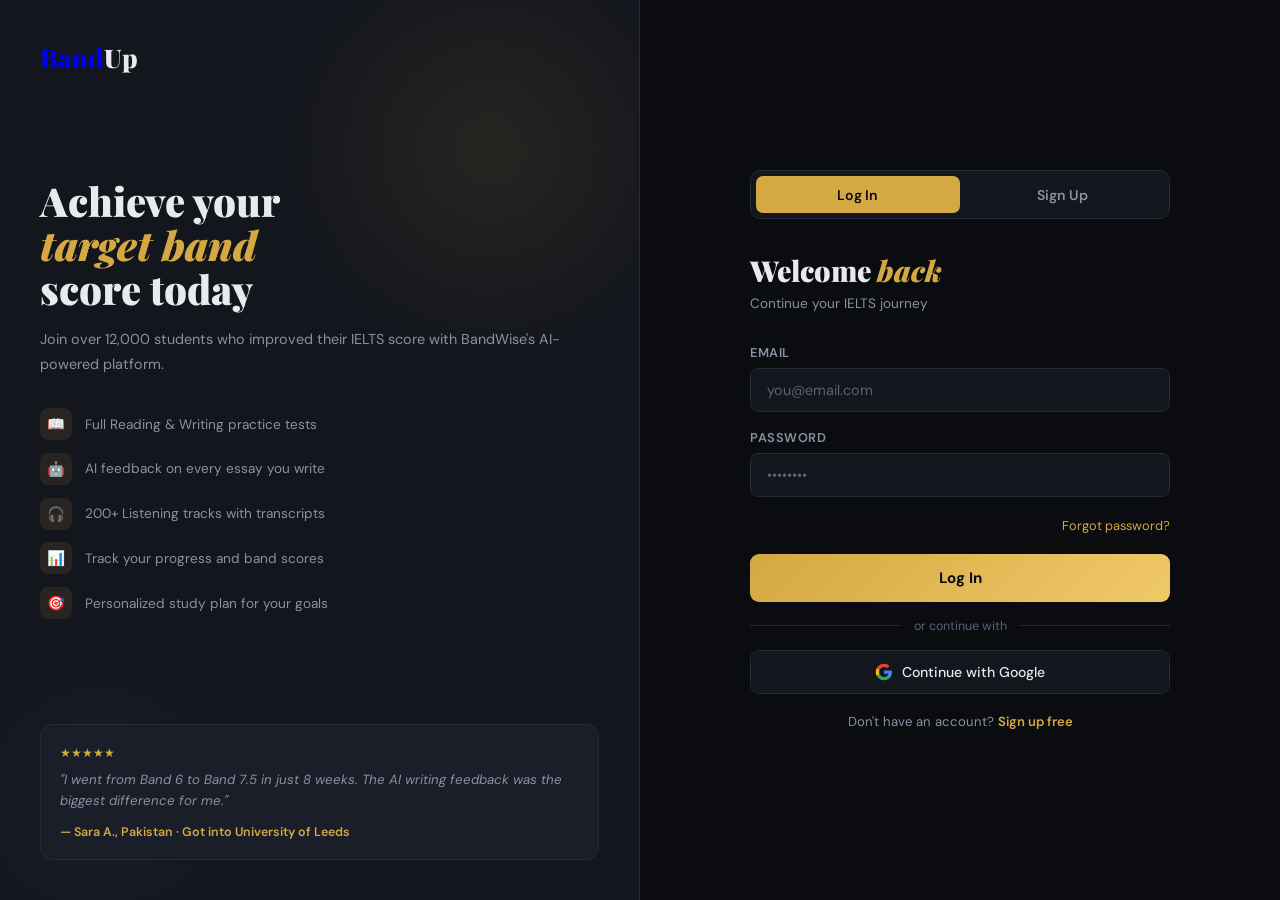
<file: login.html>
<!DOCTYPE html>
<html lang="en">
<head>
<meta charset="UTF-8">
<meta name="viewport" content="width=device-width, initial-scale=1.0">
<title>BandWise — Login</title>
<link href="https://fonts.googleapis.com/css2?family=Playfair+Display:ital,wght@0,700;0,900;1,400&family=DM+Sans:wght@300;400;500;600;700&display=swap" rel="stylesheet">
<style>
  :root {
    --bg:#0a0c10; --surface:#13161d; --surface2:#1a1e28;
    --border:#252a38; --gold:#d4a843; --gold-light:#f0c967;
    --text:#e8eaf0; --muted:#5a6278; --muted2:#8892a4;
    --green:#34d399; --red:#f87171;
  }
  * { margin:0; padding:0; box-sizing:border-box; }
  body {
    background:var(--bg); color:var(--text);
    font-family:'DM Sans',sans-serif; min-height:100vh;
    display:grid; grid-template-columns:1fr 1fr;
  }
  @media(max-width:768px){ body{grid-template-columns:1fr;} .left-panel{display:none;} }

  /* LEFT PANEL */
  .left-panel {
    background:var(--surface);
    border-right:1px solid var(--border);
    display:flex; flex-direction:column;
    justify-content:space-between;
    padding:2.5rem;
    position:relative; overflow:hidden;
  }
  .left-panel::before {
    content:''; position:absolute; top:-100px; right:-100px;
    width:500px; height:500px;
    background:radial-gradient(ellipse, rgba(212,168,67,0.1) 0%, transparent 60%);
    pointer-events:none;
  }
  .left-panel::after {
    content:''; position:absolute; bottom:-100px; left:-100px;
    width:400px; height:400px;
    background:radial-gradient(ellipse, rgba(96,165,250,0.05) 0%, transparent 60%);
    pointer-events:none;
  }

  .logo { font-family:'Playfair Display',serif; font-size:1.6rem; font-weight:900; color:var(--gold); position:relative; z-index:1; }
  .logo span { color:var(--text); }
  .logo a { text-decoration:none; }

  .left-content { position:relative; z-index:1; }
  .left-content h2 {
    font-family:'Playfair Display',serif;
    font-size:2.5rem; font-weight:900; line-height:1.1;
    margin-bottom:1rem;
  }
  .left-content h2 em { color:var(--gold); font-style:italic; }
  .left-content p { color:var(--muted2); font-size:0.9rem; line-height:1.7; margin-bottom:2rem; }

  .left-features { display:flex; flex-direction:column; gap:0.8rem; }
  .left-feat {
    display:flex; align-items:center; gap:0.8rem;
    font-size:0.85rem; color:var(--muted2);
  }
  .left-feat .icon {
    width:32px; height:32px; border-radius:8px;
    background:rgba(212,168,67,0.1);
    display:flex; align-items:center; justify-content:center;
    font-size:0.9rem; flex-shrink:0;
  }

  .testimonial-mini {
    background:var(--surface2); border:1px solid var(--border);
    border-radius:12px; padding:1.2rem;
    position:relative; z-index:1;
  }
  .testimonial-mini p { font-size:0.83rem; color:var(--muted2); font-style:italic; line-height:1.6; margin-bottom:0.8rem; }
  .testimonial-mini .author { font-size:0.78rem; color:var(--gold); font-weight:600; }
  .testimonial-mini .stars { color:var(--gold); font-size:0.75rem; margin-bottom:0.5rem; }

  /* RIGHT PANEL */
  .right-panel {
    display:flex; align-items:center; justify-content:center;
    padding:2rem; min-height:100vh;
  }

  .auth-box { width:100%; max-width:420px; }

  .auth-tabs {
    display:flex; background:var(--surface);
    border:1px solid var(--border); border-radius:10px;
    padding:0.3rem; margin-bottom:2rem;
  }
  .auth-tab {
    flex:1; padding:0.6rem;
    text-align:center; border-radius:7px;
    font-size:0.88rem; font-weight:600;
    cursor:pointer; transition:all 0.2s;
    color:var(--muted2); border:none; background:transparent;
    font-family:'DM Sans',sans-serif;
  }
  .auth-tab.active { background:var(--gold); color:#0a0c10; }

  .auth-title {
    font-family:'Playfair Display',serif;
    font-size:1.8rem; font-weight:900;
    margin-bottom:0.4rem;
  }
  .auth-title em { color:var(--gold); font-style:italic; }
  .auth-subtitle { color:var(--muted2); font-size:0.85rem; margin-bottom:2rem; }

  /* FORM */
  .form-group { margin-bottom:1.1rem; }
  .form-label { display:block; font-size:0.8rem; font-weight:600; color:var(--muted2); margin-bottom:0.4rem; letter-spacing:0.04em; text-transform:uppercase; }
  .form-input {
    width:100%; background:var(--surface);
    border:1px solid var(--border); border-radius:8px;
    padding:0.75rem 1rem; color:var(--text);
    font-family:'DM Sans',sans-serif; font-size:0.9rem;
    outline:none; transition:border-color 0.2s;
  }
  .form-input:focus { border-color:var(--gold); }
  .form-input::placeholder { color:var(--muted); }
  .form-input.error { border-color:var(--red); }

  .form-row { display:grid; grid-template-columns:1fr 1fr; gap:0.8rem; }

  .form-hint { font-size:0.75rem; color:var(--muted2); margin-top:0.3rem; }
  .form-error { font-size:0.75rem; color:var(--red); margin-top:0.3rem; display:none; }
  .form-error.show { display:block; }

  /* PASSWORD STRENGTH */
  .password-strength { margin-top:0.4rem; }
  .strength-bar { display:flex; gap:3px; margin-bottom:0.3rem; }
  .strength-seg { flex:1; height:3px; border-radius:2px; background:var(--border); transition:background 0.3s; }
  .strength-seg.weak { background:var(--red); }
  .strength-seg.medium { background:var(--gold); }
  .strength-seg.strong { background:var(--green); }
  .strength-label { font-size:0.72rem; color:var(--muted2); }

  .checkbox-row {
    display:flex; align-items:flex-start; gap:0.6rem;
    margin-bottom:1.3rem;
  }
  .checkbox-row input { margin-top:3px; accent-color:var(--gold); cursor:pointer; }
  .checkbox-row label { font-size:0.82rem; color:var(--muted2); line-height:1.5; cursor:pointer; }
  .checkbox-row a { color:var(--gold); text-decoration:none; }

  .btn-submit {
    width:100%; padding:0.85rem;
    background:linear-gradient(135deg,var(--gold),var(--gold-light));
    color:#0a0c10; border:none; border-radius:9px;
    font-family:'DM Sans',sans-serif; font-size:0.95rem; font-weight:700;
    cursor:pointer; transition:all 0.2s; margin-bottom:1rem;
  }
  .btn-submit:hover { transform:translateY(-1px); box-shadow:0 8px 24px rgba(212,168,67,0.3); }
  .btn-submit:disabled { opacity:0.5; cursor:not-allowed; transform:none; box-shadow:none; }

  .divider {
    display:flex; align-items:center; gap:0.8rem;
    margin-bottom:1rem; color:var(--muted); font-size:0.78rem;
  }
  .divider::before, .divider::after {
    content:''; flex:1; height:1px; background:var(--border);
  }

  .btn-google {
    width:100%; padding:0.75rem;
    background:var(--surface); border:1px solid var(--border);
    color:var(--text); border-radius:9px;
    font-family:'DM Sans',sans-serif; font-size:0.88rem; font-weight:500;
    cursor:pointer; transition:all 0.2s;
    display:flex; align-items:center; justify-content:center; gap:0.6rem;
  }
  .btn-google:hover { border-color:var(--muted2); background:var(--surface2); }

  .forgot-link { text-align:right; margin-bottom:1.2rem; }
  .forgot-link a { color:var(--gold); font-size:0.8rem; text-decoration:none; }

  .switch-text { text-align:center; font-size:0.82rem; color:var(--muted2); margin-top:1.2rem; }
  .switch-text a { color:var(--gold); text-decoration:none; font-weight:600; cursor:pointer; }

  /* SUCCESS STATE */
  .success-state { display:none; text-align:center; padding:2rem 0; }
  .success-state.show { display:block; }
  .success-icon { font-size:3.5rem; margin-bottom:1rem; }
  .success-state h3 { font-family:'Playfair Display',serif; font-size:1.5rem; margin-bottom:0.5rem; }
  .success-state p { color:var(--muted2); font-size:0.88rem; margin-bottom:1.5rem; }

  /* FORM PANELS */
  .form-panel { display:none; }
  .form-panel.active { display:block; }

  /* LOADING */
  .btn-submit.loading { pointer-events:none; }
  .btn-submit.loading::after {
    content:''; display:inline-block;
    width:14px; height:14px; border:2px solid rgba(0,0,0,0.3);
    border-top-color:#0a0c10; border-radius:50%;
    animation:spin 0.6s linear infinite; margin-left:0.5rem;
  }
  @keyframes spin { to{ transform:rotate(360deg); } }
</style>
</head>
<body>

<!-- LEFT PANEL -->
<div class="left-panel">
  <div class="logo"><a href="index.html">Band<span>Up</span></a></div>

  <div class="left-content">
    <h2>Achieve your<br><em>target band</em><br>score today</h2>
    <p>Join over 12,000 students who improved their IELTS score with BandWise's AI-powered platform.</p>
    <div class="left-features">
      <div class="left-feat"><div class="icon">📖</div> Full Reading & Writing practice tests</div>
      <div class="left-feat"><div class="icon">🤖</div> AI feedback on every essay you write</div>
      <div class="left-feat"><div class="icon">🎧</div> 200+ Listening tracks with transcripts</div>
      <div class="left-feat"><div class="icon">📊</div> Track your progress and band scores</div>
      <div class="left-feat"><div class="icon">🎯</div> Personalized study plan for your goals</div>
    </div>
  </div>

  <div class="testimonial-mini">
    <div class="stars">★★★★★</div>
    <p>"I went from Band 6 to Band 7.5 in just 8 weeks. The AI writing feedback was the biggest difference for me."</p>
    <div class="author">— Sara A., Pakistan · Got into University of Leeds</div>
  </div>
</div>

<!-- RIGHT PANEL -->
<div class="right-panel">
  <div class="auth-box">

    <div class="auth-tabs">
      <button class="auth-tab active" onclick="switchTab('login')">Log In</button>
      <button class="auth-tab" onclick="switchTab('signup')">Sign Up</button>
    </div>

    <!-- SUCCESS STATE -->
    <div class="success-state" id="successState">
      <div class="success-icon">🎉</div>
      <h3>You're all set!</h3>
      <p>Welcome to BandWise. Let's start improving your band score.</p>
      <button class="btn-submit" onclick="location.href='dashboard.html'" style="margin-top:0.5rem">Go to Dashboard →</button>
    </div>

    <!-- LOGIN FORM -->
    <div class="form-panel active" id="loginPanel">
      <div class="auth-title">Welcome <em>back</em></div>
      <div class="auth-subtitle">Continue your IELTS journey</div>

      <div class="form-group">
        <label class="form-label">Email</label>
        <input type="email" class="form-input" id="loginEmail" placeholder="you@email.com">
        <div class="form-error" id="loginEmailErr">Please enter a valid email address.</div>
      </div>

      <div class="form-group">
        <label class="form-label">Password</label>
        <input type="password" class="form-input" id="loginPassword" placeholder="••••••••">
        <div class="form-error" id="loginPassErr">Incorrect email or password.</div>
      </div>

      <div class="forgot-link"><a href="#">Forgot password?</a></div>

      <button class="btn-submit" id="loginBtn" onclick="handleLogin()">Log In</button>

      <div class="divider">or continue with</div>
      <button class="btn-google" onclick="handleGoogle()">
        <svg width="18" height="18" viewBox="0 0 24 24"><path fill="#4285F4" d="M22.56 12.25c0-.78-.07-1.53-.2-2.25H12v4.26h5.92c-.26 1.37-1.04 2.53-2.21 3.31v2.77h3.57c2.08-1.92 3.28-4.74 3.28-8.09z"/><path fill="#34A853" d="M12 23c2.97 0 5.46-.98 7.28-2.66l-3.57-2.77c-.98.66-2.23 1.06-3.71 1.06-2.86 0-5.29-1.93-6.16-4.53H2.18v2.84C3.99 20.53 7.7 23 12 23z"/><path fill="#FBBC05" d="M5.84 14.09c-.22-.66-.35-1.36-.35-2.09s.13-1.43.35-2.09V7.07H2.18C1.43 8.55 1 10.22 1 12s.43 3.45 1.18 4.93l2.85-2.22.81-.62z"/><path fill="#EA4335" d="M12 5.38c1.62 0 3.06.56 4.21 1.64l3.15-3.15C17.45 2.09 14.97 1 12 1 7.7 1 3.99 3.47 2.18 7.07l3.66 2.84c.87-2.6 3.3-4.53 6.16-4.53z"/></svg>
        Continue with Google
      </button>

      <div class="switch-text">Don't have an account? <a onclick="switchTab('signup')">Sign up free</a></div>
    </div>

    <!-- SIGNUP FORM -->
    <div class="form-panel" id="signupPanel">
      <div class="auth-title">Join <em>BandWise</em></div>
      <div class="auth-subtitle">Free to start — no credit card needed</div>

      <div class="form-row">
        <div class="form-group">
          <label class="form-label">First Name</label>
          <input type="text" class="form-input" id="signupFirst" placeholder="Ahmed">
        </div>
        <div class="form-group">
          <label class="form-label">Last Name</label>
          <input type="text" class="form-input" id="signupLast" placeholder="Khan">
        </div>
      </div>

      <div class="form-group">
        <label class="form-label">Email</label>
        <input type="email" class="form-input" id="signupEmail" placeholder="you@email.com">
        <div class="form-error" id="signupEmailErr">Please enter a valid email.</div>
      </div>

      <div class="form-group">
        <label class="form-label">Target Band Score</label>
        <select class="form-input" id="signupBand" style="cursor:pointer">
          <option value="">Select your goal...</option>
          <option>6.0</option><option>6.5</option><option>7.0</option>
          <option>7.5</option><option>8.0</option><option>8.5+</option>
        </select>
      </div>

      <div class="form-group">
        <label class="form-label">Password</label>
        <input type="password" class="form-input" id="signupPassword" placeholder="Create a strong password" oninput="checkStrength(this.value)">
        <div class="password-strength">
          <div class="strength-bar">
            <div class="strength-seg" id="s1"></div>
            <div class="strength-seg" id="s2"></div>
            <div class="strength-seg" id="s3"></div>
            <div class="strength-seg" id="s4"></div>
          </div>
          <div class="strength-label" id="strengthLabel">Enter a password</div>
        </div>
        <div class="form-error" id="signupPassErr">Password must be at least 8 characters.</div>
      </div>

      <div class="checkbox-row">
        <input type="checkbox" id="agreeTerms">
        <label for="agreeTerms">I agree to the <a href="#">Terms of Service</a> and <a href="#">Privacy Policy</a></label>
      </div>

      <button class="btn-submit" id="signupBtn" onclick="handleSignup()">Create Free Account</button>

      <div class="divider">or continue with</div>
      <button class="btn-google" onclick="handleGoogle()">
        <svg width="18" height="18" viewBox="0 0 24 24"><path fill="#4285F4" d="M22.56 12.25c0-.78-.07-1.53-.2-2.25H12v4.26h5.92c-.26 1.37-1.04 2.53-2.21 3.31v2.77h3.57c2.08-1.92 3.28-4.74 3.28-8.09z"/><path fill="#34A853" d="M12 23c2.97 0 5.46-.98 7.28-2.66l-3.57-2.77c-.98.66-2.23 1.06-3.71 1.06-2.86 0-5.29-1.93-6.16-4.53H2.18v2.84C3.99 20.53 7.7 23 12 23z"/><path fill="#FBBC05" d="M5.84 14.09c-.22-.66-.35-1.36-.35-2.09s.13-1.43.35-2.09V7.07H2.18C1.43 8.55 1 10.22 1 12s.43 3.45 1.18 4.93l2.85-2.22.81-.62z"/><path fill="#EA4335" d="M12 5.38c1.62 0 3.06.56 4.21 1.64l3.15-3.15C17.45 2.09 14.97 1 12 1 7.7 1 3.99 3.47 2.18 7.07l3.66 2.84c.87-2.6 3.3-4.53 6.16-4.53z"/></svg>
        Continue with Google
      </button>

      <div class="switch-text">Already have an account? <a onclick="switchTab('login')">Log in</a></div>
    </div>

  </div>
</div>

<script>
  function switchTab(tab) {
    document.querySelectorAll('.auth-tab').forEach((t,i) => t.classList.toggle('active', (tab==='login'&&i===0)||(tab==='signup'&&i===1)));
    document.getElementById('loginPanel').classList.toggle('active', tab==='login');
    document.getElementById('signupPanel').classList.toggle('active', tab==='signup');
  }

  function checkStrength(val) {
    const segs = [document.getElementById('s1'),document.getElementById('s2'),document.getElementById('s3'),document.getElementById('s4')];
    const lbl = document.getElementById('strengthLabel');
    segs.forEach(s => s.className = 'strength-seg');
    if(!val) { lbl.textContent='Enter a password'; return; }
    let score = 0;
    if(val.length >= 8) score++;
    if(/[A-Z]/.test(val)) score++;
    if(/[0-9]/.test(val)) score++;
    if(/[^A-Za-z0-9]/.test(val)) score++;
    const cls = score<=1?'weak':score<=2?'medium':'strong';
    const labels = {weak:'Weak',medium:'Medium',strong:'Strong'};
    for(let i=0;i<score;i++) segs[i].classList.add(cls);
    lbl.textContent = labels[cls] || '';
    lbl.style.color = cls==='weak'?'var(--red)':cls==='medium'?'var(--gold)':'var(--green)';
  }

  function handleLogin() {
    const email = document.getElementById('loginEmail').value;
    const pass = document.getElementById('loginPassword').value;
    let valid = true;

    document.getElementById('loginEmailErr').classList.remove('show');
    document.getElementById('loginPassErr').classList.remove('show');

    if(!email || !email.includes('@')) {
      document.getElementById('loginEmailErr').classList.add('show');
      document.getElementById('loginEmail').classList.add('error');
      valid = false;
    }
    if(!pass) {
      document.getElementById('loginPassErr').classList.add('show');
      valid = false;
    }
    if(!valid) return;

    const btn = document.getElementById('loginBtn');
    btn.textContent = 'Logging in';
    btn.classList.add('loading');
    setTimeout(() => {
      btn.classList.remove('loading');
      document.getElementById('loginPanel').style.display = 'none';
      document.querySelector('.auth-tabs').style.display = 'none';
      document.getElementById('successState').classList.add('show');
    }, 1500);
  }

  function handleSignup() {
    const email = document.getElementById('signupEmail').value;
    const pass = document.getElementById('signupPassword').value;
    const agreed = document.getElementById('agreeTerms').checked;
    const firstName = document.getElementById('signupFirst').value.trim();
    let valid = true;

    document.getElementById('signupEmailErr').classList.remove('show');
    document.getElementById('signupPassErr').classList.remove('show');

    if(!email || !email.includes('@')) {
      document.getElementById('signupEmailErr').classList.add('show');
      valid = false;
    }
    if(!pass || pass.length < 8) {
      document.getElementById('signupPassErr').classList.add('show');
      valid = false;
    }
    if(!agreed) { alert('Please agree to the Terms of Service to continue.'); valid = false; }
    if(!valid) return;

    if(firstName) localStorage.setItem('bw_name', firstName);

    const btn = document.getElementById('signupBtn');
    btn.textContent = 'Creating account';
    btn.classList.add('loading');
    setTimeout(() => {
      btn.classList.remove('loading');
      document.getElementById('signupPanel').style.display = 'none';
      document.querySelector('.auth-tabs').style.display = 'none';
      document.getElementById('successState').classList.add('show');
    }, 1600);
  }

  function handleGoogle() {
    alert('Google login requires Firebase setup.\n\nConnect Firebase Auth to enable this — takes about 20 minutes!');
  }
</script>
</body>
</html>
</file>
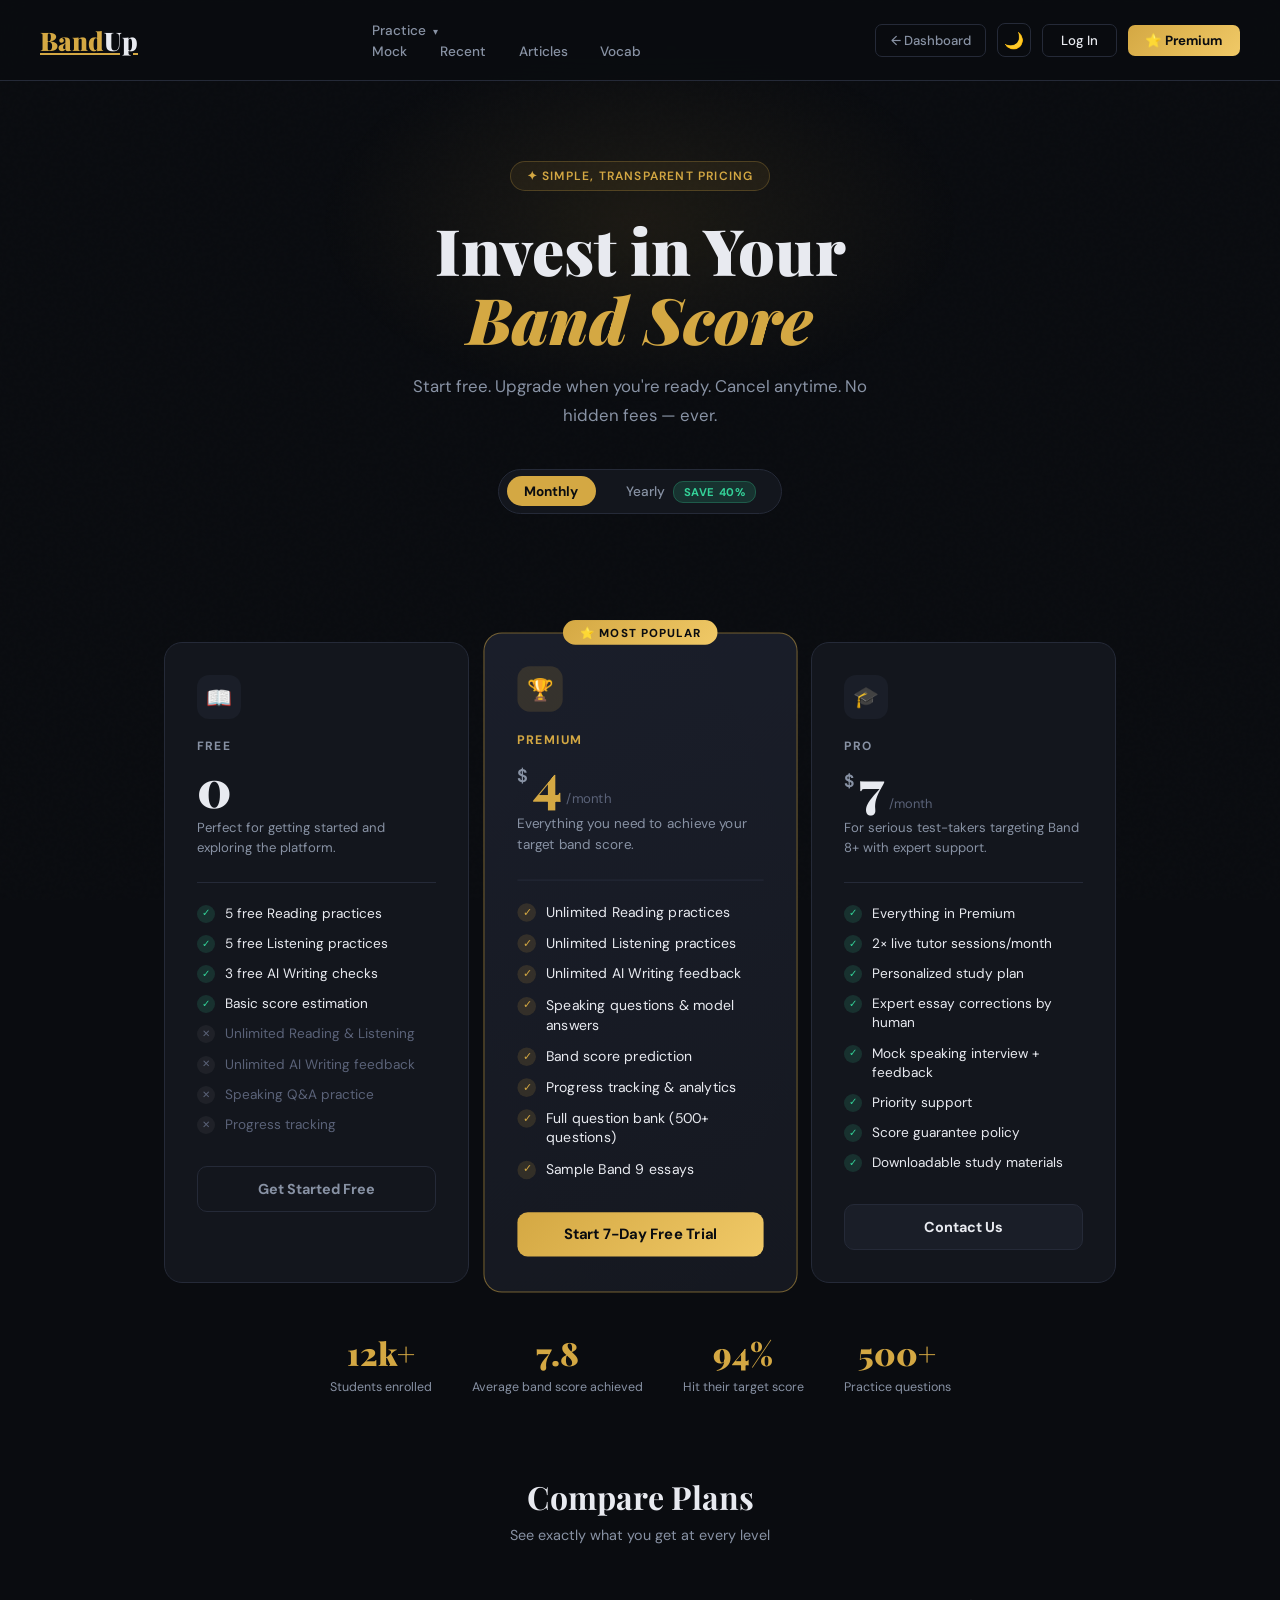
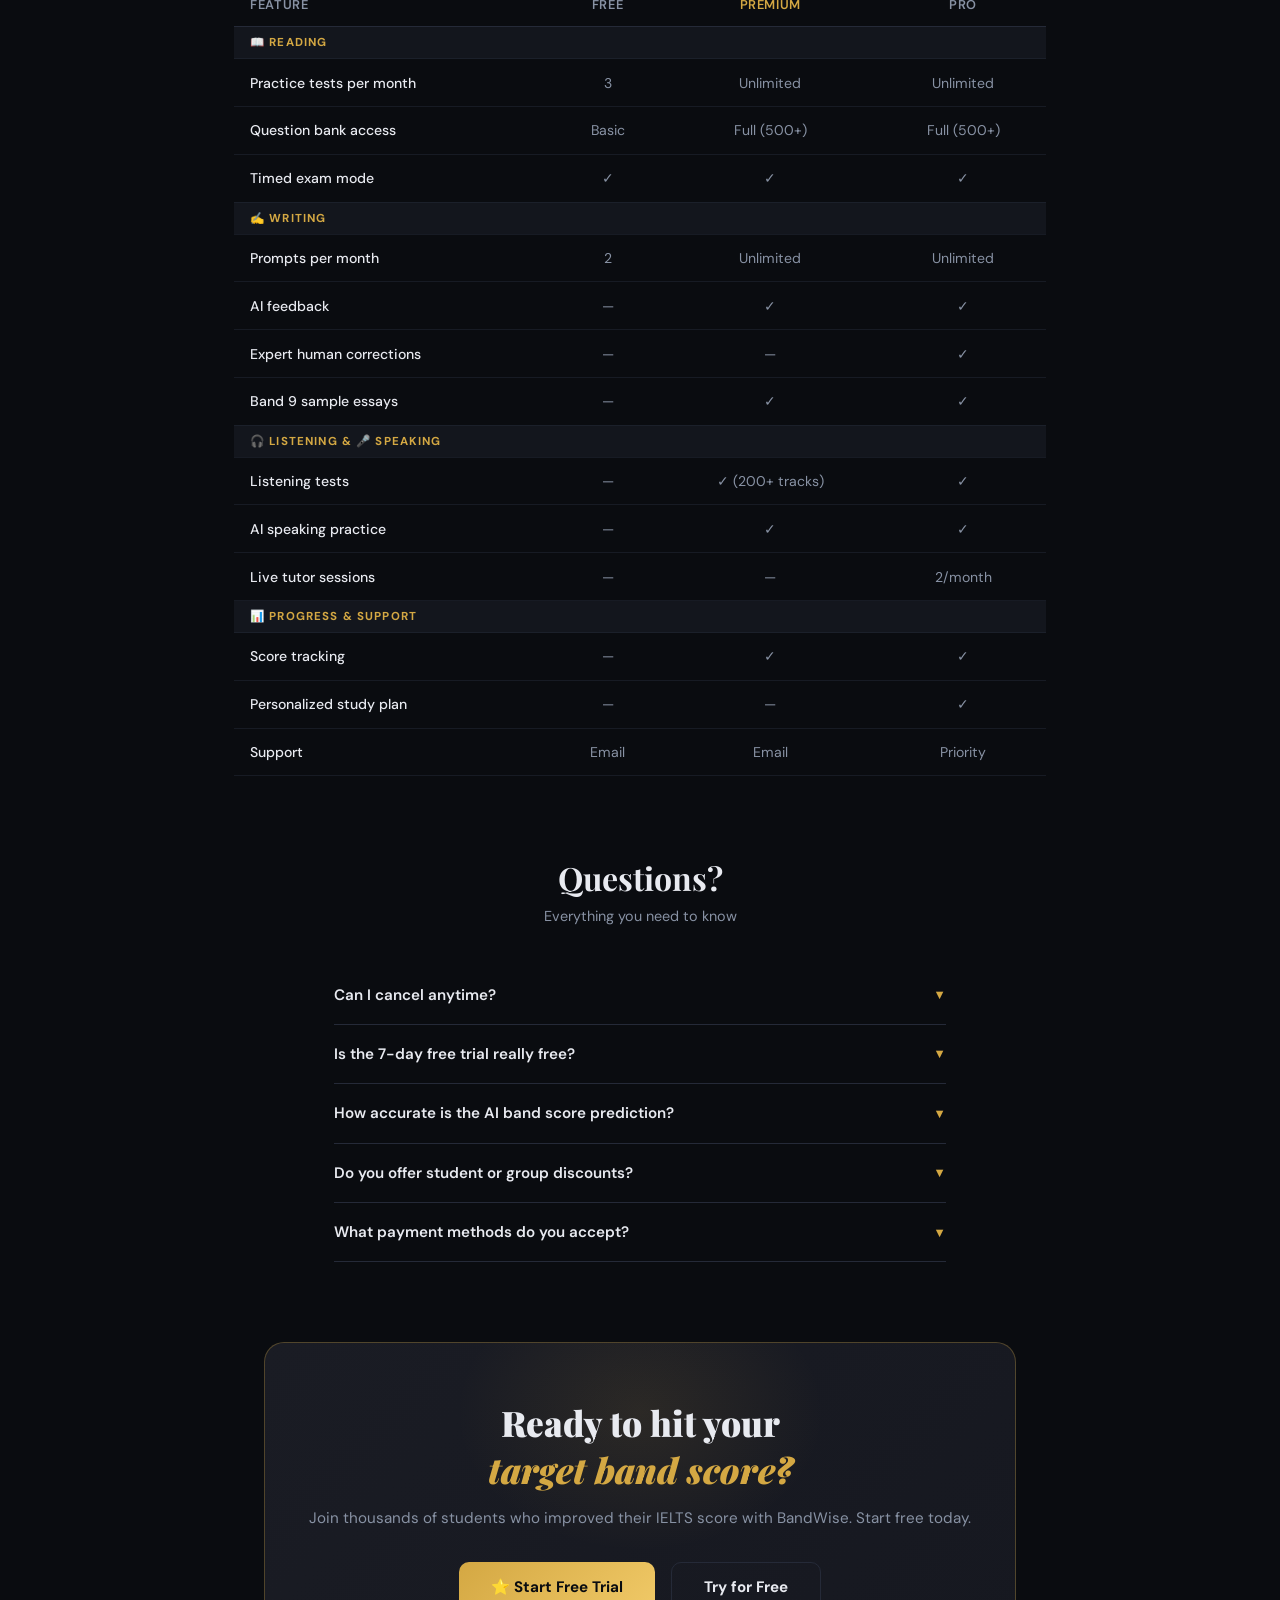
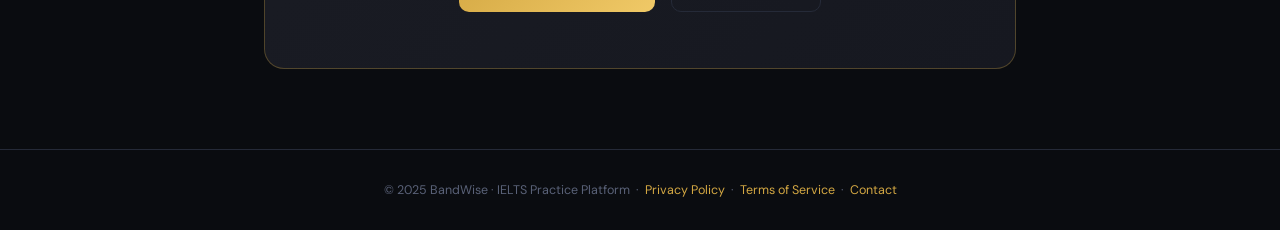
<file: pricing-page.html>
<!DOCTYPE html>
<html lang="en">
<head>
<meta charset="UTF-8">
<meta name="viewport" content="width=device-width, initial-scale=1.0">
<title>BandWise — Pricing</title>
<link href="https://fonts.googleapis.com/css2?family=Playfair+Display:ital,wght@0,400;0,700;0,900;1,400;1,700&family=DM+Sans:wght@300;400;500;600;700&display=swap" rel="stylesheet">
<style>
  :root {
    --bg: #0a0c10;
    --surface: #13161d;
    --surface2: #1a1e28;
    --border: #252a38;
    --gold: #d4a843;
    --gold-light: #f0c967;
    --gold-dim: rgba(212,168,67,0.15);
    --text: #e8eaf0;
    --muted: #5a6278;
    --muted2: #8892a4;
    --green: #34d399;
    --white: #ffffff;
  }

  * { margin: 0; padding: 0; box-sizing: border-box; }

  body {
    background: var(--bg);
    color: var(--text);
    font-family: 'DM Sans', sans-serif;
    min-height: 100vh;
    overflow-x: hidden;
  }

  /* GRAIN OVERLAY */
  body::before {
    content: '';
    position: fixed;
    inset: 0;
    background-image: url("data:image/svg+xml,%3Csvg viewBox='0 0 256 256' xmlns='http://www.w3.org/2000/svg'%3E%3Cfilter id='noise'%3E%3CfeTurbulence type='fractalNoise' baseFrequency='0.9' numOctaves='4' stitchTiles='stitch'/%3E%3C/filter%3E%3Crect width='100%25' height='100%25' filter='url(%23noise)' opacity='0.03'/%3E%3C/svg%3E");
    pointer-events: none;
    z-index: 0;
    opacity: 0.4;
  }

  /* NAV */
  nav {
    display: flex;
    align-items: center;
    justify-content: space-between;
    padding: 1.2rem 2.5rem;
    border-bottom: 1px solid var(--border);
    position: sticky;
    top: 0;
    background: rgba(10,12,16,0.92);
    backdrop-filter: blur(16px);
    z-index: 100;
  }

  .logo {
    font-family: 'Playfair Display', serif;
    font-size: 1.6rem;
    font-weight: 900;
    color: var(--gold);
  }
  .logo span { color: var(--text); }

  .nav-right { display: flex; gap: 1rem; align-items: center; }
  .btn-back-dash { background:transparent; border:1px solid var(--border); color:var(--muted2); padding:0.45rem 0.9rem; border-radius:7px; font-size:0.82rem; font-weight:500; cursor:pointer; text-decoration:none; transition:all 0.2s; }
  .btn-back-dash:hover { color:var(--text); border-color:var(--text); }
  .btn-theme { background:transparent; border:1px solid var(--border); color:var(--text); width:34px; height:34px; border-radius:8px; cursor:pointer; font-size:1rem; display:flex; align-items:center; justify-content:center; transition:all 0.2s; }
  .btn-theme:hover { border-color:var(--gold); }
  html.light { --bg:#f7f6f2; --surface:#ffffff; --surface2:#eeede8; --border:#dedad2; --text:#1c1c1a; --muted:#a0998e; --muted2:#6e6b63; }
  html.light nav { background:rgba(247,246,242,0.97); }
  .nav-link {
    color: var(--muted2);
    text-decoration: none;
    font-size: 0.88rem;
    font-weight: 500;
    transition: color 0.2s;
    cursor: pointer;
  }
  .nav-link:hover { color: var(--text); }

  .btn-outline {
    border: 1px solid var(--border);
    background: transparent;
    color: var(--text);
    padding: 0.5rem 1.2rem;
    border-radius: 6px;
    font-family: 'DM Sans', sans-serif;
    font-size: 0.85rem;
    font-weight: 500;
    cursor: pointer;
    transition: all 0.2s;
  }
  .btn-outline:hover { border-color: var(--gold); color: var(--gold); }

  /* HERO */
  .hero {
    text-align: center;
    padding: 5rem 2rem 4rem;
    position: relative;
    z-index: 1;
  }

  .glow-orb {
    position: absolute;
    top: -60px;
    left: 50%;
    transform: translateX(-50%);
    width: 700px;
    height: 400px;
    background: radial-gradient(ellipse, rgba(212,168,67,0.09) 0%, transparent 65%);
    pointer-events: none;
  }

  .eyebrow {
    display: inline-flex;
    align-items: center;
    gap: 0.5rem;
    background: rgba(212,168,67,0.08);
    color: var(--gold);
    border: 1px solid rgba(212,168,67,0.25);
    padding: 0.35rem 1rem;
    border-radius: 20px;
    font-size: 0.75rem;
    font-weight: 600;
    letter-spacing: 0.1em;
    text-transform: uppercase;
    margin-bottom: 1.5rem;
    animation: fadeUp 0.6s ease both;
  }

  @keyframes fadeUp {
    from { opacity: 0; transform: translateY(16px); }
    to { opacity: 1; transform: translateY(0); }
  }

  .hero h1 {
    font-family: 'Playfair Display', serif;
    font-size: clamp(2.8rem, 5vw, 4.2rem);
    font-weight: 900;
    line-height: 1.08;
    margin-bottom: 1.2rem;
    animation: fadeUp 0.6s 0.1s ease both;
  }

  .hero h1 em { color: var(--gold); font-style: italic; }

  .hero p {
    color: var(--muted2);
    font-size: 1.05rem;
    max-width: 480px;
    margin: 0 auto 2.5rem;
    line-height: 1.7;
    animation: fadeUp 0.6s 0.2s ease both;
  }

  /* TOGGLE */
  .billing-toggle {
    display: inline-flex;
    align-items: center;
    gap: 0.8rem;
    background: var(--surface);
    border: 1px solid var(--border);
    border-radius: 30px;
    padding: 0.4rem 0.5rem;
    margin-bottom: 4rem;
    animation: fadeUp 0.6s 0.3s ease both;
  }

  .toggle-option {
    padding: 0.4rem 1.1rem;
    border-radius: 20px;
    font-size: 0.85rem;
    font-weight: 500;
    color: var(--muted2);
    cursor: pointer;
    transition: all 0.2s;
    user-select: none;
  }
  .toggle-option.active {
    background: var(--gold);
    color: #0a0c10;
    font-weight: 700;
  }

  .save-badge {
    background: rgba(52,211,153,0.15);
    color: var(--green);
    border: 1px solid rgba(52,211,153,0.25);
    padding: 0.2rem 0.6rem;
    border-radius: 10px;
    font-size: 0.7rem;
    font-weight: 700;
    letter-spacing: 0.05em;
  }

  /* PRICING CARDS */
  .pricing-grid {
    display: grid;
    grid-template-columns: repeat(3, 1fr);
    gap: 1.2rem;
    max-width: 1000px;
    margin: 0 auto;
    padding: 0 1.5rem;
    position: relative;
    z-index: 1;
    animation: fadeUp 0.6s 0.4s ease both;
  }

  @media (max-width: 768px) {
    .pricing-grid { grid-template-columns: 1fr; max-width: 420px; }
  }

  .plan-card {
    background: var(--surface);
    border: 1px solid var(--border);
    border-radius: 18px;
    padding: 2rem;
    position: relative;
    transition: transform 0.25s, border-color 0.25s;
  }

  .plan-card:hover { transform: translateY(-4px); }

  .plan-card.featured {
    background: linear-gradient(160deg, #1a1e2a 0%, #151820 100%);
    border-color: rgba(212,168,67,0.5);
    transform: scale(1.03);
  }
  .plan-card.featured:hover { transform: scale(1.03) translateY(-4px); }

  .popular-badge {
    position: absolute;
    top: -13px;
    left: 50%;
    transform: translateX(-50%);
    background: linear-gradient(135deg, var(--gold), var(--gold-light));
    color: #0a0c10;
    font-size: 0.7rem;
    font-weight: 800;
    letter-spacing: 0.08em;
    text-transform: uppercase;
    padding: 0.3rem 1rem;
    border-radius: 20px;
    white-space: nowrap;
  }

  .plan-icon {
    width: 44px;
    height: 44px;
    border-radius: 12px;
    display: flex;
    align-items: center;
    justify-content: center;
    font-size: 1.3rem;
    margin-bottom: 1.2rem;
    background: var(--surface2);
  }

  .plan-card.featured .plan-icon {
    background: var(--gold-dim);
  }

  .plan-name {
    font-size: 0.75rem;
    font-weight: 700;
    letter-spacing: 0.1em;
    text-transform: uppercase;
    color: var(--muted2);
    margin-bottom: 0.5rem;
  }
  .plan-card.featured .plan-name { color: var(--gold); }

  .plan-price {
    display: flex;
    align-items: baseline;
    gap: 0.3rem;
    margin-bottom: 0.3rem;
  }
  .price-currency {
    font-size: 1.1rem;
    font-weight: 600;
    color: var(--muted2);
    align-self: flex-start;
    margin-top: 0.5rem;
  }
  .price-amount {
    font-family: 'Playfair Display', serif;
    font-size: 3.2rem;
    font-weight: 900;
    color: var(--text);
    line-height: 1;
  }
  .plan-card.featured .price-amount { color: var(--gold); }
  .price-period {
    font-size: 0.8rem;
    color: var(--muted);
    font-weight: 400;
  }

  .plan-desc {
    font-size: 0.82rem;
    color: var(--muted2);
    line-height: 1.5;
    margin-bottom: 1.5rem;
    min-height: 40px;
  }

  .plan-divider {
    height: 1px;
    background: var(--border);
    margin-bottom: 1.3rem;
  }

  .features {
    list-style: none;
    margin-bottom: 2rem;
    display: flex;
    flex-direction: column;
    gap: 0.7rem;
  }

  .features li {
    display: flex;
    align-items: flex-start;
    gap: 0.6rem;
    font-size: 0.85rem;
    color: var(--muted2);
    line-height: 1.4;
  }

  .features li.included { color: var(--text); }
  .features li.locked { color: var(--muted); }

  .check {
    width: 18px;
    height: 18px;
    border-radius: 50%;
    display: flex;
    align-items: center;
    justify-content: center;
    font-size: 0.65rem;
    flex-shrink: 0;
    margin-top: 1px;
  }
  .check.yes { background: rgba(52,211,153,0.15); color: var(--green); }
  .check.gold { background: var(--gold-dim); color: var(--gold); }
  .check.no { background: rgba(255,255,255,0.05); color: var(--muted); }

  .btn-plan {
    width: 100%;
    padding: 0.8rem;
    border-radius: 10px;
    font-family: 'DM Sans', sans-serif;
    font-size: 0.9rem;
    font-weight: 700;
    cursor: pointer;
    transition: all 0.2s;
    border: none;
  }

  .btn-plan.free {
    background: transparent;
    border: 1px solid var(--border);
    color: var(--muted2);
  }
  .btn-plan.free:hover { border-color: var(--text); color: var(--text); }

  .btn-plan.premium {
    background: linear-gradient(135deg, var(--gold), var(--gold-light));
    color: #0a0c10;
  }
  .btn-plan.premium:hover { opacity: 0.92; transform: translateY(-1px); box-shadow: 0 8px 24px rgba(212,168,67,0.25); }

  .btn-plan.pro {
    background: var(--surface2);
    color: var(--text);
    border: 1px solid var(--border);
  }
  .btn-plan.pro:hover { background: var(--border); }

  /* COMPARISON */
  .comparison-section {
    max-width: 860px;
    margin: 6rem auto 0;
    padding: 0 1.5rem;
    position: relative;
    z-index: 1;
  }

  .section-title {
    font-family: 'Playfair Display', serif;
    font-size: 2rem;
    font-weight: 700;
    text-align: center;
    margin-bottom: 0.5rem;
  }
  .section-subtitle {
    text-align: center;
    color: var(--muted2);
    font-size: 0.9rem;
    margin-bottom: 2.5rem;
  }

  .compare-table {
    width: 100%;
    border-collapse: collapse;
    font-size: 0.88rem;
  }

  .compare-table th {
    padding: 0.8rem 1rem;
    text-align: center;
    font-weight: 600;
    color: var(--muted2);
    border-bottom: 1px solid var(--border);
    font-size: 0.8rem;
    letter-spacing: 0.05em;
    text-transform: uppercase;
  }
  .compare-table th:first-child { text-align: left; }
  .compare-table th.gold-col { color: var(--gold); }

  .compare-table td {
    padding: 0.9rem 1rem;
    text-align: center;
    border-bottom: 1px solid rgba(37,42,56,0.5);
    color: var(--muted2);
  }
  .compare-table td:first-child {
    text-align: left;
    color: var(--text);
    font-weight: 500;
  }

  .compare-table tr:hover td { background: rgba(255,255,255,0.01); }
  .compare-table .category-row td {
    background: var(--surface);
    color: var(--gold);
    font-size: 0.72rem;
    font-weight: 700;
    letter-spacing: 0.1em;
    text-transform: uppercase;
    padding: 0.5rem 1rem;
  }

  /* FAQ */
  .faq-section {
    max-width: 660px;
    margin: 5rem auto 0;
    padding: 0 1.5rem;
    position: relative;
    z-index: 1;
  }

  .faq-item {
    border-bottom: 1px solid var(--border);
    padding: 1.2rem 0;
    cursor: pointer;
  }

  .faq-q {
    display: flex;
    justify-content: space-between;
    align-items: center;
    font-weight: 600;
    font-size: 0.95rem;
    color: var(--text);
    gap: 1rem;
  }

  .faq-arrow {
    color: var(--gold);
    font-size: 0.8rem;
    transition: transform 0.2s;
    flex-shrink: 0;
  }
  .faq-item.open .faq-arrow { transform: rotate(180deg); }

  .faq-a {
    color: var(--muted2);
    font-size: 0.875rem;
    line-height: 1.7;
    max-height: 0;
    overflow: hidden;
    transition: max-height 0.3s ease, padding-top 0.3s;
  }
  .faq-item.open .faq-a { max-height: 200px; padding-top: 0.7rem; }

  /* CTA BANNER */
  .cta-banner {
    max-width: 800px;
    margin: 5rem auto;
    padding: 0 1.5rem;
    position: relative;
    z-index: 1;
  }

  .cta-inner {
    background: linear-gradient(135deg, #1a1c24, #161820);
    border: 1px solid rgba(212,168,67,0.3);
    border-radius: 20px;
    padding: 3.5rem 2.5rem;
    text-align: center;
    position: relative;
    overflow: hidden;
  }

  .cta-inner::before {
    content: '';
    position: absolute;
    top: -80px; left: 50%;
    transform: translateX(-50%);
    width: 400px; height: 300px;
    background: radial-gradient(ellipse, rgba(212,168,67,0.1) 0%, transparent 65%);
  }

  .cta-inner h2 {
    font-family: 'Playfair Display', serif;
    font-size: 2.2rem;
    font-weight: 900;
    margin-bottom: 0.8rem;
    position: relative;
  }
  .cta-inner h2 em { color: var(--gold); font-style: italic; }
  .cta-inner p {
    color: var(--muted2);
    font-size: 0.95rem;
    margin-bottom: 2rem;
    line-height: 1.6;
    position: relative;
  }

  .cta-buttons {
    display: flex;
    gap: 1rem;
    justify-content: center;
    flex-wrap: wrap;
    position: relative;
  }

  .btn-lg {
    padding: 0.85rem 2rem;
    border-radius: 10px;
    font-family: 'DM Sans', sans-serif;
    font-weight: 700;
    font-size: 0.95rem;
    cursor: pointer;
    transition: all 0.2s;
    border: none;
  }
  .btn-lg.gold {
    background: linear-gradient(135deg, var(--gold), var(--gold-light));
    color: #0a0c10;
  }
  .btn-lg.gold:hover { transform: translateY(-2px); box-shadow: 0 10px 30px rgba(212,168,67,0.3); }
  .btn-lg.ghost {
    background: transparent;
    border: 1px solid var(--border);
    color: var(--text);
  }
  .btn-lg.ghost:hover { border-color: var(--muted2); }

  /* TRUST ROW */
  .trust-row {
    display: flex;
    justify-content: center;
    gap: 2.5rem;
    flex-wrap: wrap;
    margin: 3rem auto 0;
    padding: 0 1.5rem;
    max-width: 700px;
    position: relative;
    z-index: 1;
  }

  .trust-item {
    display: flex;
    flex-direction: column;
    align-items: center;
    gap: 0.3rem;
  }
  .trust-val {
    font-family: 'Playfair Display', serif;
    font-size: 2rem;
    font-weight: 900;
    color: var(--gold);
  }
  .trust-lbl { font-size: 0.78rem; color: var(--muted2); text-align: center; }

  /* FOOTER */
  footer {
    text-align: center;
    padding: 2rem;
    color: var(--muted);
    font-size: 0.78rem;
    border-top: 1px solid var(--border);
    margin-top: 5rem;
    position: relative;
    z-index: 1;
  }
  footer a { color: var(--gold); text-decoration: none; }

  /* DROPDOWN NAV */
  .nav-link { color:var(--muted2); text-decoration:none; font-size:0.85rem; font-weight:500; padding:0.45rem 0.9rem; border-radius:7px; transition:all 0.2s; }
  .nav-link:hover { color:var(--text); background:var(--surface); }
  .nav-link.active { color:var(--gold); background:rgba(212,168,67,0.08); }
  .dropdown { position:relative; }
  .dropdown-menu { position:absolute; top:calc(100% + 8px); left:0; background:var(--surface); border:1px solid var(--border); border-radius:12px; padding:0.5rem; min-width:180px; opacity:0; pointer-events:none; transform:translateY(-8px); transition:all 0.2s; z-index:200; box-shadow:0 16px 40px rgba(0,0,0,0.4); }
  .dropdown:hover .dropdown-menu { opacity:1; pointer-events:all; transform:translateY(0); }
  .dropdown-item { display:flex; align-items:center; gap:0.7rem; padding:0.6rem 0.8rem; border-radius:8px; color:var(--muted2); text-decoration:none; font-size:0.83rem; font-weight:500; transition:all 0.15s; }
  .dropdown-item:hover { background:var(--surface2); color:var(--text); }
  .btn-login { background:transparent; border:1px solid var(--border); color:var(--text); padding:0.45rem 1.1rem; border-radius:7px; font-family:'DM Sans',sans-serif; font-size:0.83rem; font-weight:500; cursor:pointer; transition:all 0.2s; text-decoration:none; }
  .btn-login:hover { border-color:var(--muted2); }
  .btn-premium-nav { background:linear-gradient(135deg,var(--gold),var(--gold-light)); color:#0a0c10; border:none; padding:0.45rem 1.1rem; border-radius:7px; font-family:'DM Sans',sans-serif; font-size:0.83rem; font-weight:700; cursor:pointer; transition:all 0.2s; }
  .btn-premium-nav:hover { opacity:0.9; }
  .nav-right { display:flex; gap:0.7rem; align-items:center; }

</style>
</head>
<body>

<nav>
  <a class="logo" href="index.html">Band<span>Up</span></a>
  <div class="nav-links">
    <div class="dropdown">
      <a class="nav-link" href="#">Practice <span style="font-size:0.6rem;margin-left:0.2rem">&#9662;</span></a>
      <div class="dropdown-menu">
        <a class="dropdown-item" href="reading.html">&#128218; Reading</a>
        <a class="dropdown-item" href="ielts-platform.html">&#9997;&#65039; Writing</a>
        <a class="dropdown-item" href="pricing-page.html">&#127911; Listening</a>
        <a class="dropdown-item" href="pricing-page.html">&#127908; Speaking</a>
      </div>
    </div>
    <a class="nav-link" href="#">Mock</a>
    <a class="nav-link" href="recent.html">Recent</a>
    <a class="nav-link" href="#">Articles</a>
    <a class="nav-link" href="#">Vocab</a>
  </div>
  <div class="nav-right">
    <a class="btn-back-dash" href="dashboard.html">← Dashboard</a>
    <button class="btn-theme" id="themeToggle" onclick="toggleTheme()">🌙</button>
    <a class="btn-login" href="login.html">Log In</a>
    <button class="btn-premium-nav" onclick="location.href='pricing-page.html'">&#11088; Premium</button>
  </div>
</nav>

<section class="hero">
  <div class="glow-orb"></div>
  <div class="eyebrow">✦ Simple, transparent pricing</div>
  <h1>Invest in Your<br><em>Band Score</em></h1>
  <p>Start free. Upgrade when you're ready. Cancel anytime. No hidden fees — ever.</p>

  <div class="billing-toggle">
    <div class="toggle-option active" onclick="setBilling('monthly', this)">Monthly</div>
    <div class="toggle-option" onclick="setBilling('yearly', this)">
      Yearly &nbsp;<span class="save-badge">SAVE 40%</span>
    </div>
  </div>
</section>

<!-- PRICING CARDS -->
<div class="pricing-grid">

  <!-- FREE -->
  <div class="plan-card">
    <div class="plan-icon">📖</div>
    <div class="plan-name">Free</div>
    <div class="plan-price">
      <span class="price-amount">0</span>
    </div>
    <div class="plan-desc">Perfect for getting started and exploring the platform.</div>
    <div class="plan-divider"></div>
    <ul class="features">
      <li class="included"><span class="check yes">✓</span> 5 free Reading practices</li>
      <li class="included"><span class="check yes">✓</span> 5 free Listening practices</li>
      <li class="included"><span class="check yes">✓</span> 3 free AI Writing checks</li>
      <li class="included"><span class="check yes">✓</span> Basic score estimation</li>
      <li class="locked"><span class="check no">✕</span> Unlimited Reading & Listening</li>
      <li class="locked"><span class="check no">✕</span> Unlimited AI Writing feedback</li>
      <li class="locked"><span class="check no">✕</span> Speaking Q&A practice</li>
      <li class="locked"><span class="check no">✕</span> Progress tracking</li>
    </ul>
    <button class="btn-plan free" onclick="alert('Sign up coming soon!')">Get Started Free</button>
  </div>

  <!-- PREMIUM (FEATURED) -->
  <div class="plan-card featured">
    <div class="popular-badge">⭐ Most Popular</div>
    <div class="plan-icon">🏆</div>
    <div class="plan-name">Premium</div>
    <div class="plan-price">
      <span class="price-currency">$</span>
      <span class="price-amount" id="premiumPrice">4</span>
      <span class="price-period" id="premiumPeriod">/month</span>
    </div>
    <div class="plan-desc">Everything you need to achieve your target band score.</div>
    <div class="plan-divider"></div>
    <ul class="features">
      <li class="included"><span class="check gold">✓</span> Unlimited Reading practices</li>
      <li class="included"><span class="check gold">✓</span> Unlimited Listening practices</li>
      <li class="included"><span class="check gold">✓</span> Unlimited AI Writing feedback</li>
      <li class="included"><span class="check gold">✓</span> Speaking questions & model answers</li>
      <li class="included"><span class="check gold">✓</span> Band score prediction</li>
      <li class="included"><span class="check gold">✓</span> Progress tracking & analytics</li>
      <li class="included"><span class="check gold">✓</span> Full question bank (500+ questions)</li>
      <li class="included"><span class="check gold">✓</span> Sample Band 9 essays</li>
    </ul>
    <button class="btn-plan premium" onclick="handlePremium()">Start 7-Day Free Trial</button>
  </div>

  <!-- PRO -->
  <div class="plan-card">
    <div class="plan-icon">🎓</div>
    <div class="plan-name">Pro</div>
    <div class="plan-price">
      <span class="price-currency">$</span>
      <span class="price-amount" id="proPrice">7</span>
      <span class="price-period" id="proPeriod">/month</span>
    </div>
    <div class="plan-desc">For serious test-takers targeting Band 8+ with expert support.</div>
    <div class="plan-divider"></div>
    <ul class="features">
      <li class="included"><span class="check yes">✓</span> Everything in Premium</li>
      <li class="included"><span class="check yes">✓</span> 2× live tutor sessions/month</li>
      <li class="included"><span class="check yes">✓</span> Personalized study plan</li>
      <li class="included"><span class="check yes">✓</span> Expert essay corrections by human</li>
      <li class="included"><span class="check yes">✓</span> Mock speaking interview + feedback</li>
      <li class="included"><span class="check yes">✓</span> Priority support</li>
      <li class="included"><span class="check yes">✓</span> Score guarantee policy</li>
      <li class="included"><span class="check yes">✓</span> Downloadable study materials</li>
    </ul>
    <button class="btn-plan pro" onclick="alert('Pro plan coming soon!')">Contact Us</button>
  </div>

</div>

<!-- TRUST STATS -->
<div class="trust-row">
  <div class="trust-item">
    <div class="trust-val">12k+</div>
    <div class="trust-lbl">Students enrolled</div>
  </div>
  <div class="trust-item">
    <div class="trust-val">7.8</div>
    <div class="trust-lbl">Average band score achieved</div>
  </div>
  <div class="trust-item">
    <div class="trust-val">94%</div>
    <div class="trust-lbl">Hit their target score</div>
  </div>
  <div class="trust-item">
    <div class="trust-val">500+</div>
    <div class="trust-lbl">Practice questions</div>
  </div>
</div>

<!-- COMPARISON TABLE -->
<div class="comparison-section" style="margin-top:5rem">
  <h2 class="section-title">Compare Plans</h2>
  <p class="section-subtitle">See exactly what you get at every level</p>

  <table class="compare-table">
    <thead>
      <tr>
        <th>Feature</th>
        <th>Free</th>
        <th class="gold-col">Premium</th>
        <th>Pro</th>
      </tr>
    </thead>
    <tbody>
      <tr class="category-row"><td colspan="4">📖 Reading</td></tr>
      <tr><td>Practice tests per month</td><td>3</td><td>Unlimited</td><td>Unlimited</td></tr>
      <tr><td>Question bank access</td><td>Basic</td><td>Full (500+)</td><td>Full (500+)</td></tr>
      <tr><td>Timed exam mode</td><td>✓</td><td>✓</td><td>✓</td></tr>

      <tr class="category-row"><td colspan="4">✍️ Writing</td></tr>
      <tr><td>Prompts per month</td><td>2</td><td>Unlimited</td><td>Unlimited</td></tr>
      <tr><td>AI feedback</td><td>—</td><td>✓</td><td>✓</td></tr>
      <tr><td>Expert human corrections</td><td>—</td><td>—</td><td>✓</td></tr>
      <tr><td>Band 9 sample essays</td><td>—</td><td>✓</td><td>✓</td></tr>

      <tr class="category-row"><td colspan="4">🎧 Listening & 🎤 Speaking</td></tr>
      <tr><td>Listening tests</td><td>—</td><td>✓ (200+ tracks)</td><td>✓</td></tr>
      <tr><td>AI speaking practice</td><td>—</td><td>✓</td><td>✓</td></tr>
      <tr><td>Live tutor sessions</td><td>—</td><td>—</td><td>2/month</td></tr>

      <tr class="category-row"><td colspan="4">📊 Progress & Support</td></tr>
      <tr><td>Score tracking</td><td>—</td><td>✓</td><td>✓</td></tr>
      <tr><td>Personalized study plan</td><td>—</td><td>—</td><td>✓</td></tr>
      <tr><td>Support</td><td>Email</td><td>Email</td><td>Priority</td></tr>
    </tbody>
  </table>
</div>

<!-- FAQ -->
<div class="faq-section">
  <h2 class="section-title" style="margin-bottom:0.5rem">Questions?</h2>
  <p class="section-subtitle">Everything you need to know</p>

  <div class="faq-item" onclick="toggleFaq(this)">
    <div class="faq-q">Can I cancel anytime? <span class="faq-arrow">▼</span></div>
    <div class="faq-a">Yes, absolutely. You can cancel your subscription at any time from your account settings. You'll keep access until the end of your billing period with no extra charges.</div>
  </div>

  <div class="faq-item" onclick="toggleFaq(this)">
    <div class="faq-q">Is the 7-day free trial really free? <span class="faq-arrow">▼</span></div>
    <div class="faq-a">Yes! No credit card required to start. You get full Premium access for 7 days. You'll only be charged if you decide to continue after the trial ends.</div>
  </div>

  <div class="faq-item" onclick="toggleFaq(this)">
    <div class="faq-q">How accurate is the AI band score prediction? <span class="faq-arrow">▼</span></div>
    <div class="faq-a">Our AI model is trained on thousands of IELTS responses and provides estimates within ±0.5 band score of your actual result. It's a strong indicator but not a guarantee — real exams depend on many factors.</div>
  </div>

  <div class="faq-item" onclick="toggleFaq(this)">
    <div class="faq-q">Do you offer student or group discounts? <span class="faq-arrow">▼</span></div>
    <div class="faq-a">Yes! We offer 20% off for students with a valid student email, and group pricing for institutions and language schools. Contact us for details.</div>
  </div>

  <div class="faq-item" onclick="toggleFaq(this)">
    <div class="faq-q">What payment methods do you accept? <span class="faq-arrow">▼</span></div>
    <div class="faq-a">We accept all major credit and debit cards (Visa, Mastercard, Amex), PayPal, and Apple Pay / Google Pay through our secure Stripe payment system.</div>
  </div>
</div>

<!-- CTA BANNER -->
<div class="cta-banner">
  <div class="cta-inner">
    <h2>Ready to hit your<br><em>target band score?</em></h2>
    <p>Join thousands of students who improved their IELTS score with BandWise. Start free today.</p>
    <div class="cta-buttons">
      <button class="btn-lg gold" onclick="handlePremium()">⭐ Start Free Trial</button>
      <button class="btn-lg ghost" onclick="alert('Taking you to practice...')">Try for Free</button>
    </div>
  </div>
</div>

<footer>
  © 2025 BandWise · IELTS Practice Platform &nbsp;·&nbsp; <a href="#">Privacy Policy</a> &nbsp;·&nbsp; <a href="#">Terms of Service</a> &nbsp;·&nbsp; <a href="#">Contact</a>
</footer>

<script>
  let billing = 'monthly';

  function setBilling(type, el) {
    billing = type;
    document.querySelectorAll('.toggle-option').forEach(o => o.classList.remove('active'));
    el.classList.add('active');

    if (type === 'yearly') {
      document.getElementById('premiumPrice').textContent = '2.99';
      document.getElementById('premiumPeriod').textContent = '/month · billed yearly';
      document.getElementById('proPrice').textContent = '4.99';
      document.getElementById('proPeriod').textContent = '/month · billed yearly';
    } else {
      document.getElementById('premiumPrice').textContent = '4';
      document.getElementById('premiumPeriod').textContent = '/month';
      document.getElementById('proPrice').textContent = '7';
      document.getElementById('proPeriod').textContent = '/month';
    }
  }

  function toggleFaq(el) {
    el.classList.toggle('open');
  }

  function handlePremium() {
    // Replace this URL with your actual Stripe payment link
    alert('🔗 Connect your Stripe link here!\n\nReplace this alert with:\nwindow.location.href = "https://buy.stripe.com/your-link"');
  }
</script>

<script>
  (function(){ if(localStorage.getItem("bw_theme")==="light"){ document.documentElement.classList.add("light"); document.getElementById("themeToggle").textContent="☀️"; } })();
  function toggleTheme(){ const l=document.documentElement.classList.toggle("light"); localStorage.setItem("bw_theme",l?"light":"dark"); document.getElementById("themeToggle").textContent=l?"☀️":"🌙"; }
</script>
</body>
</html>
</file>
